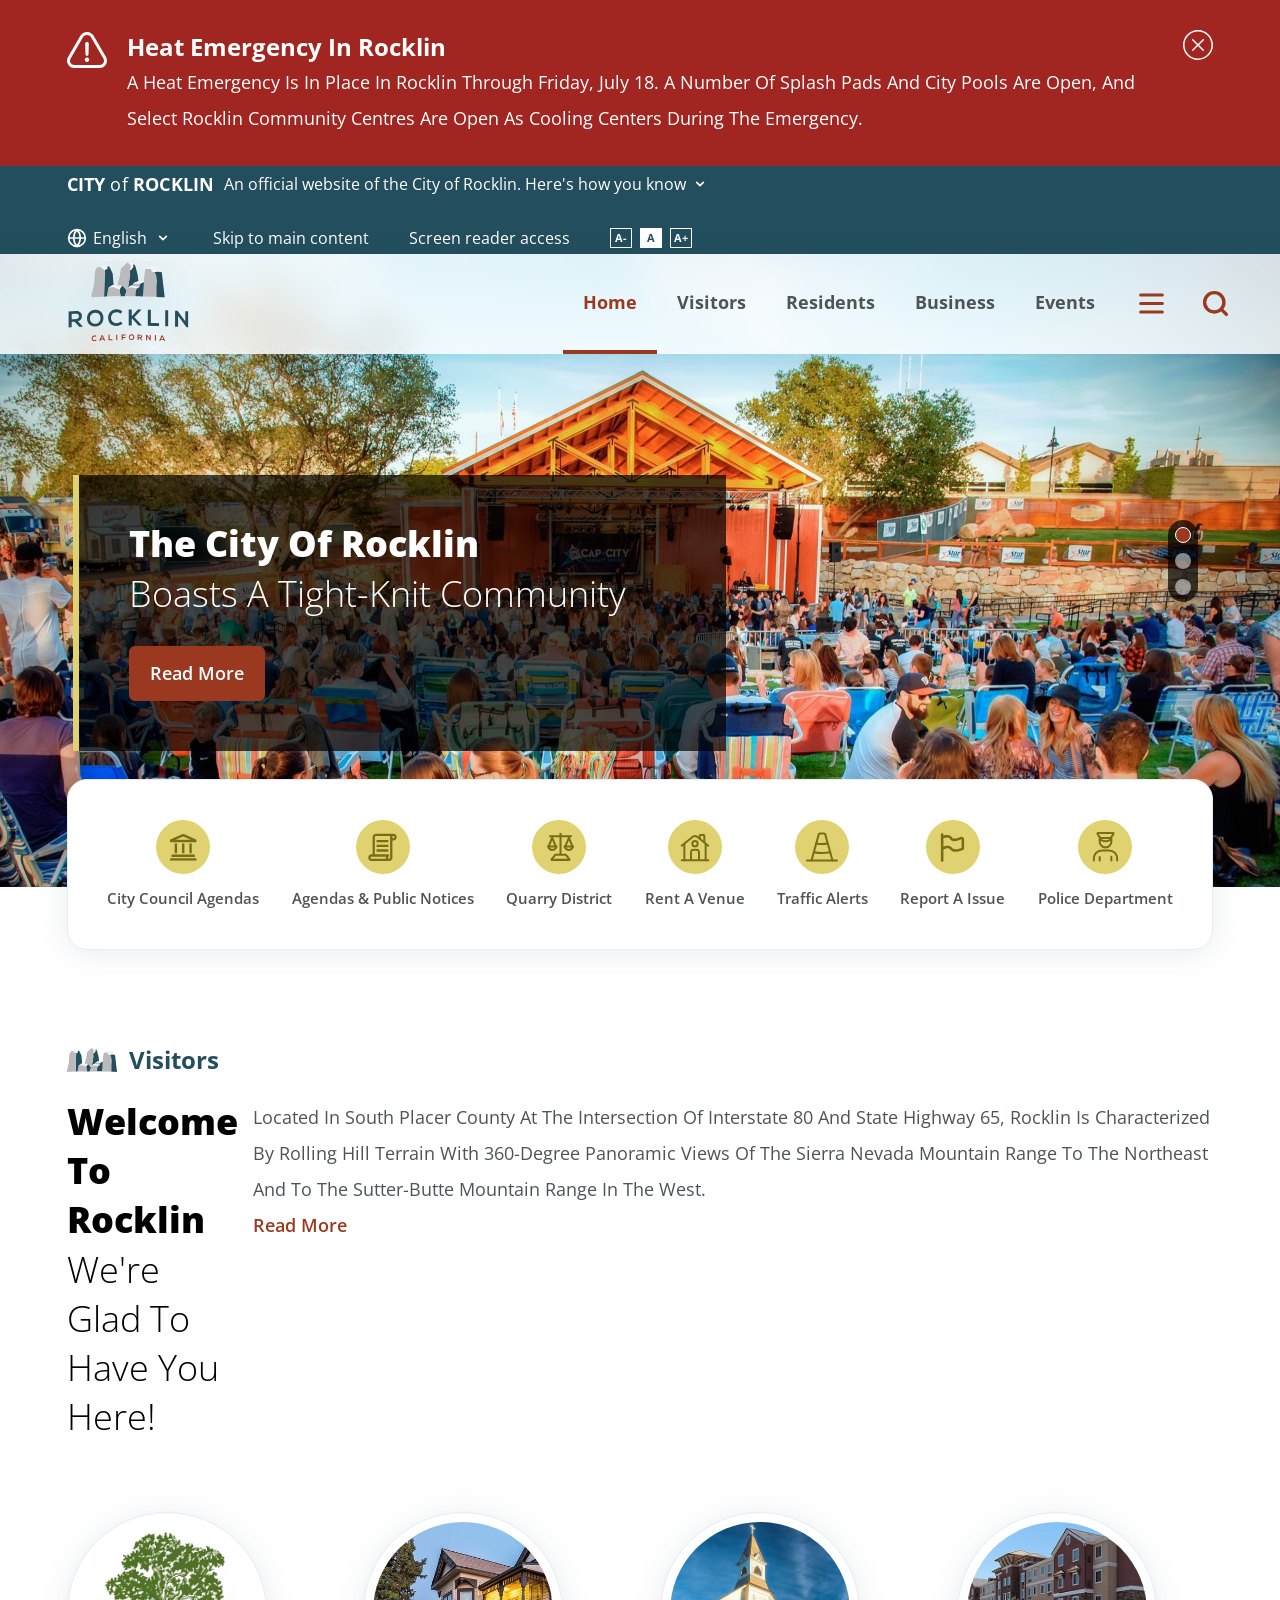
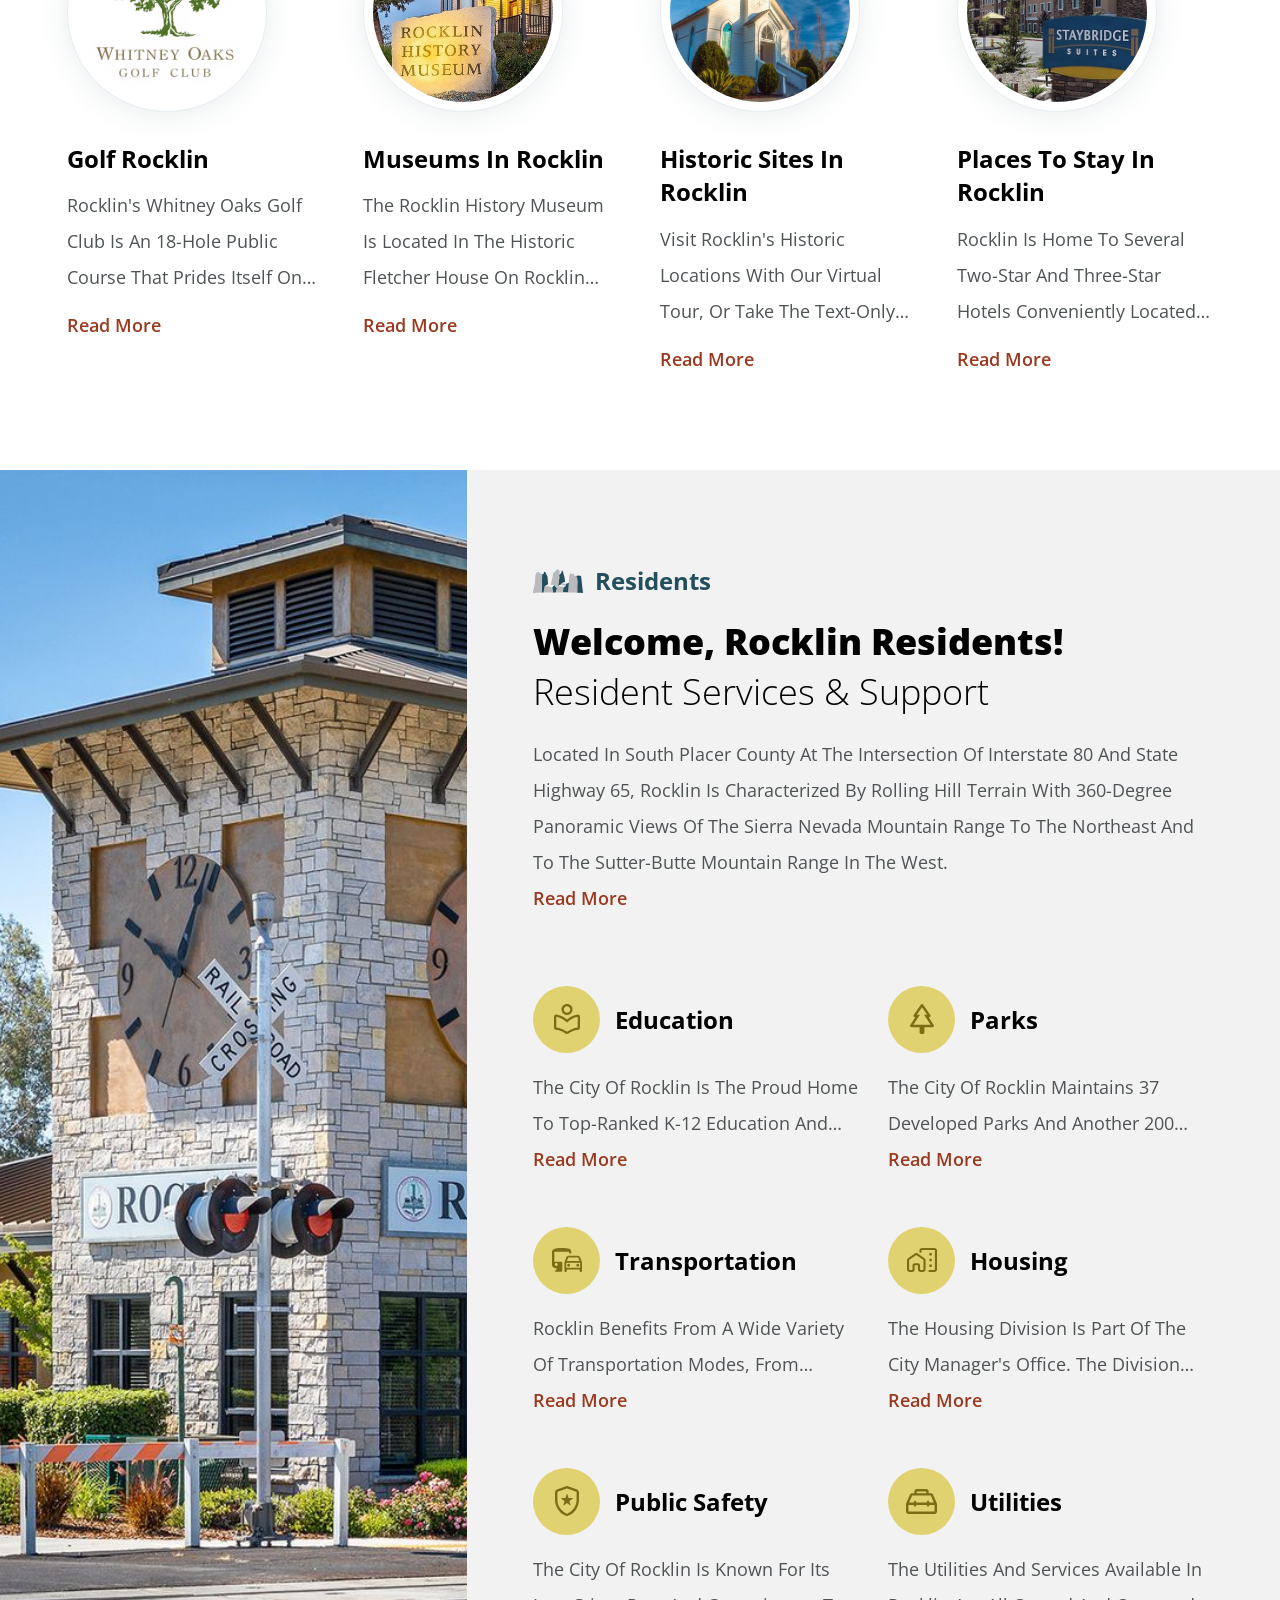
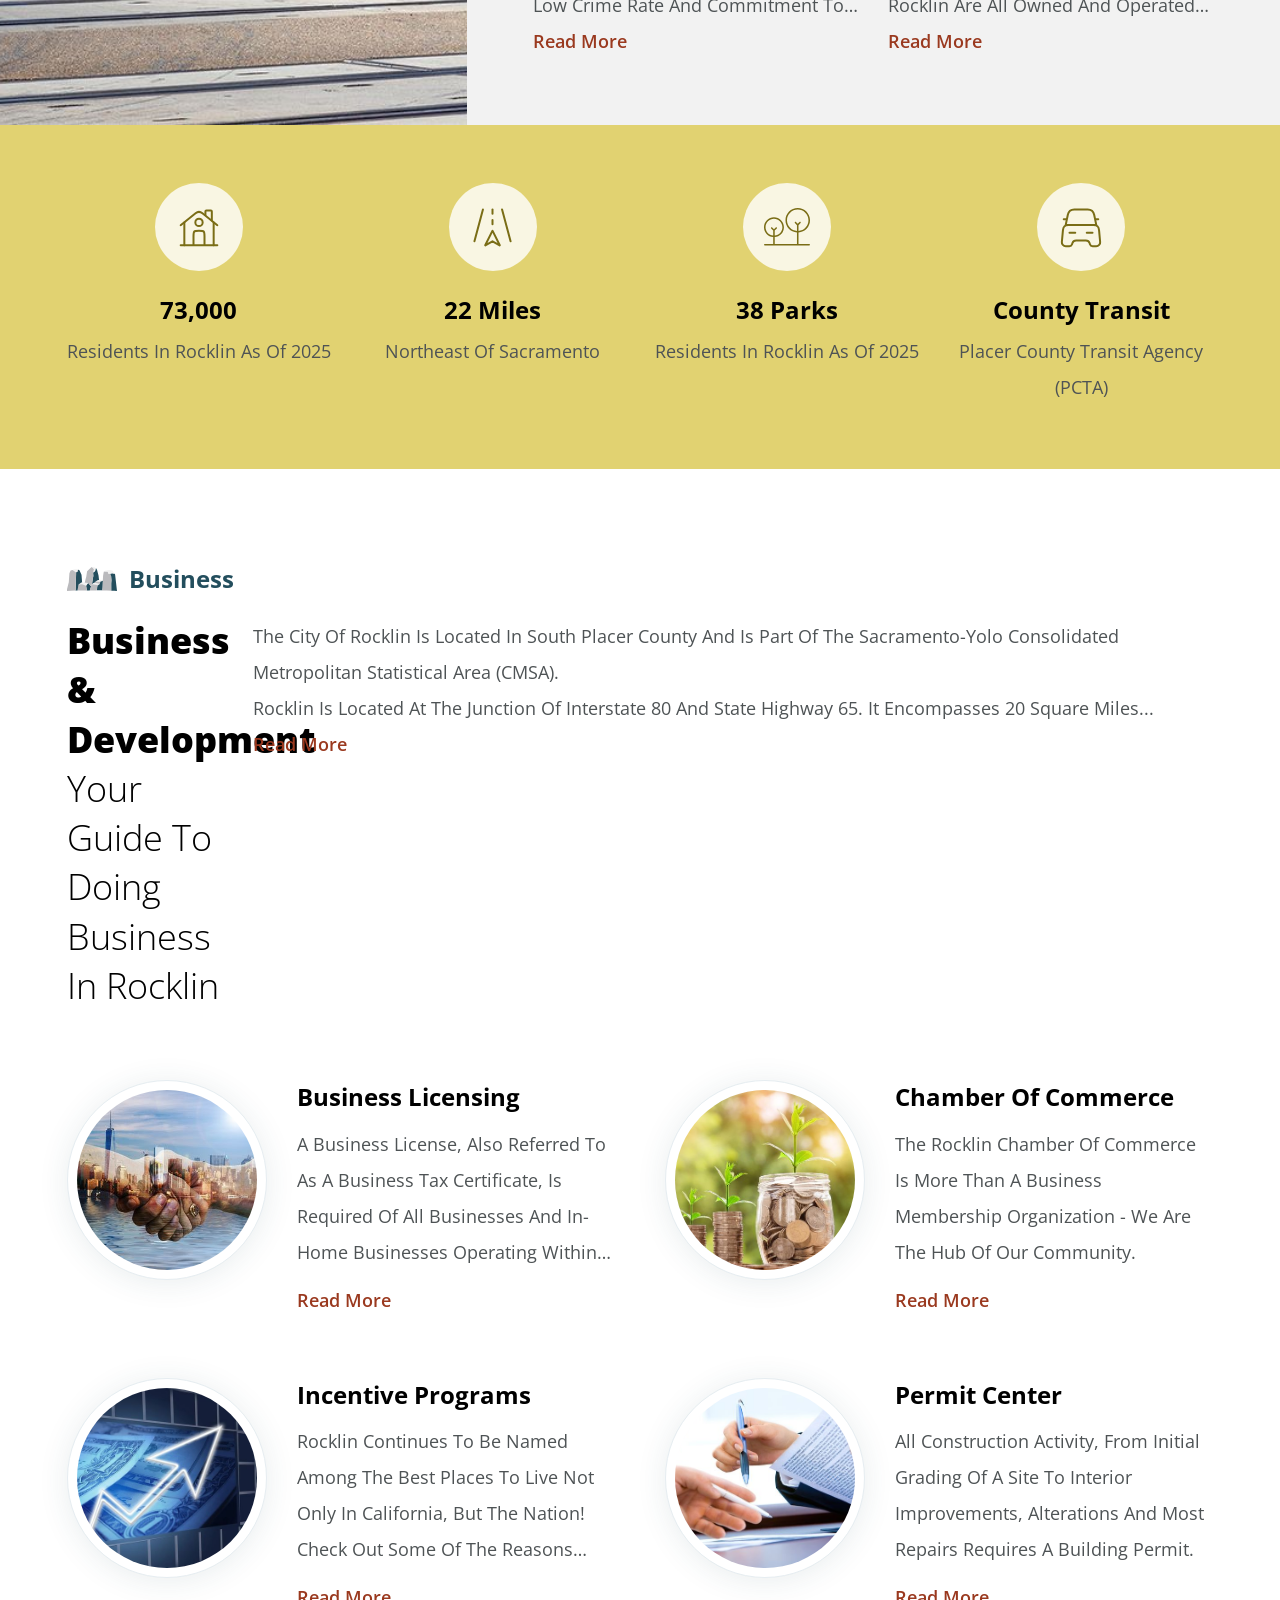
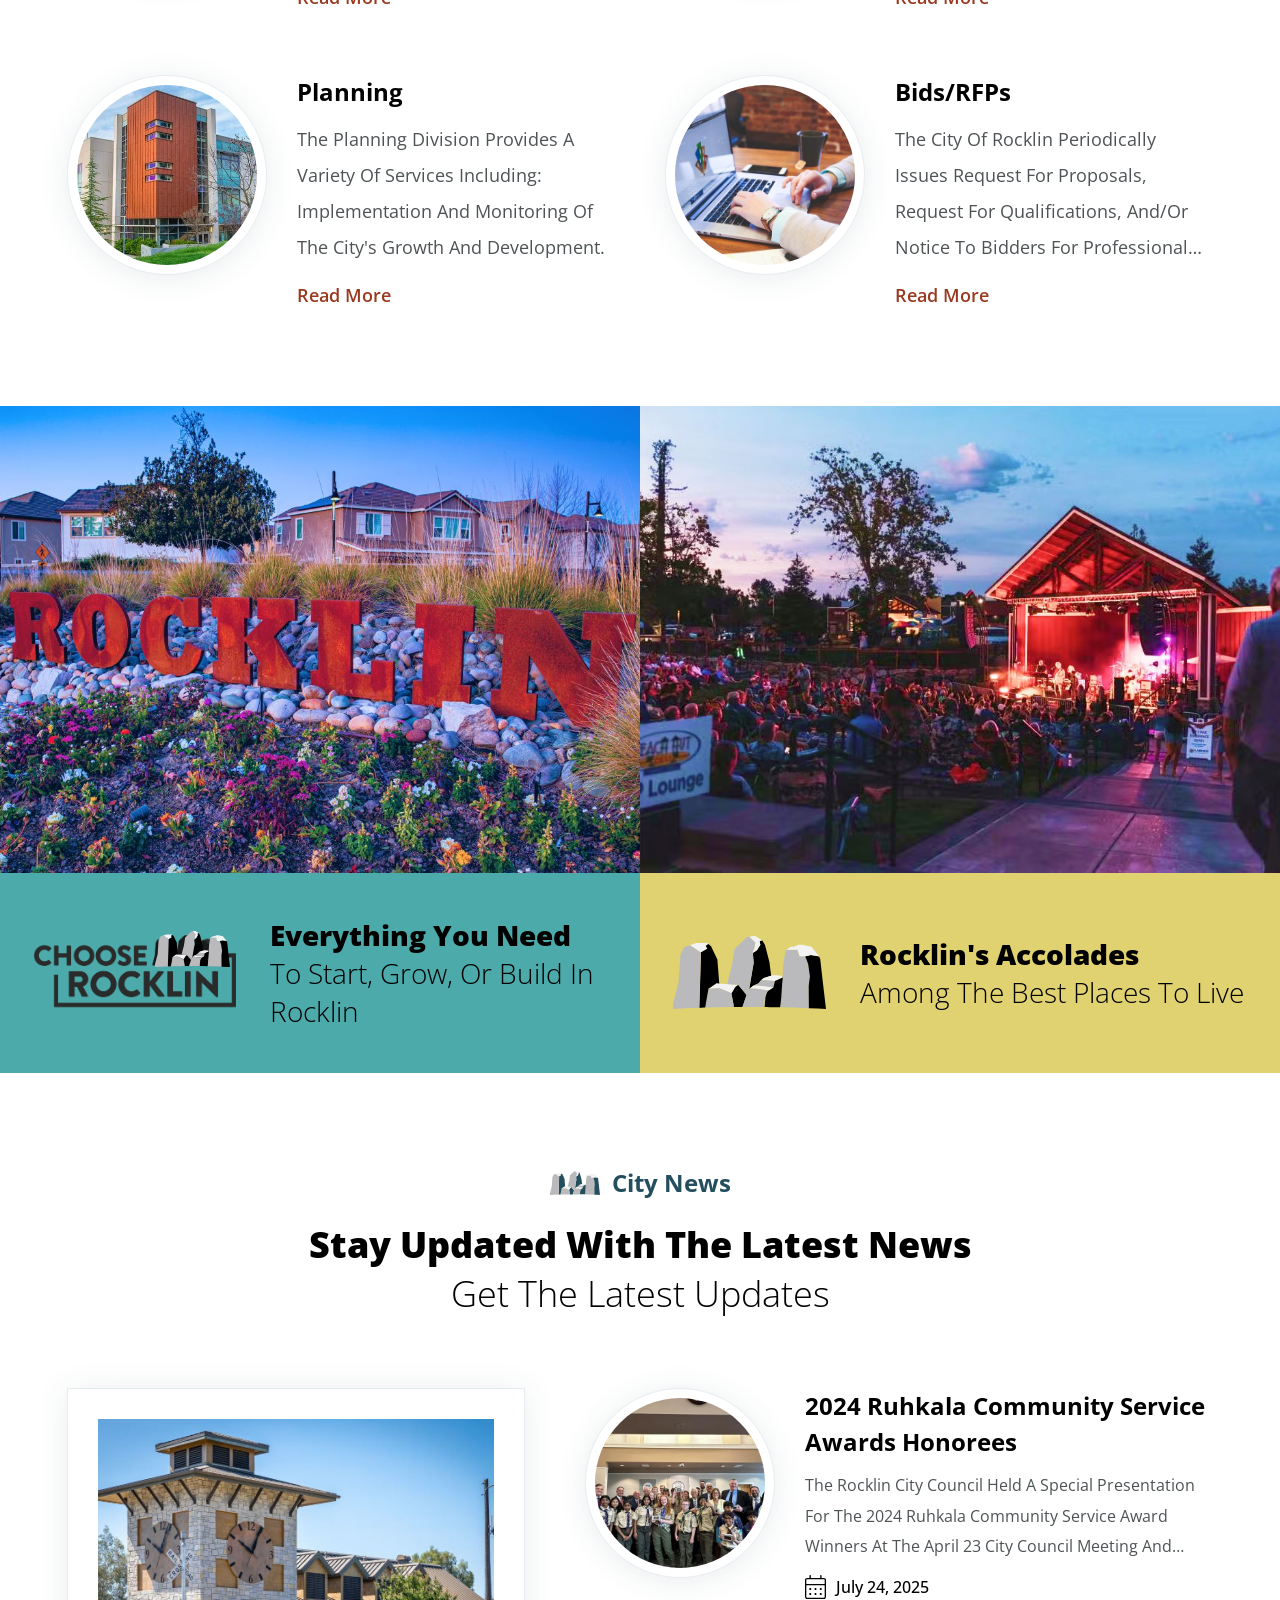
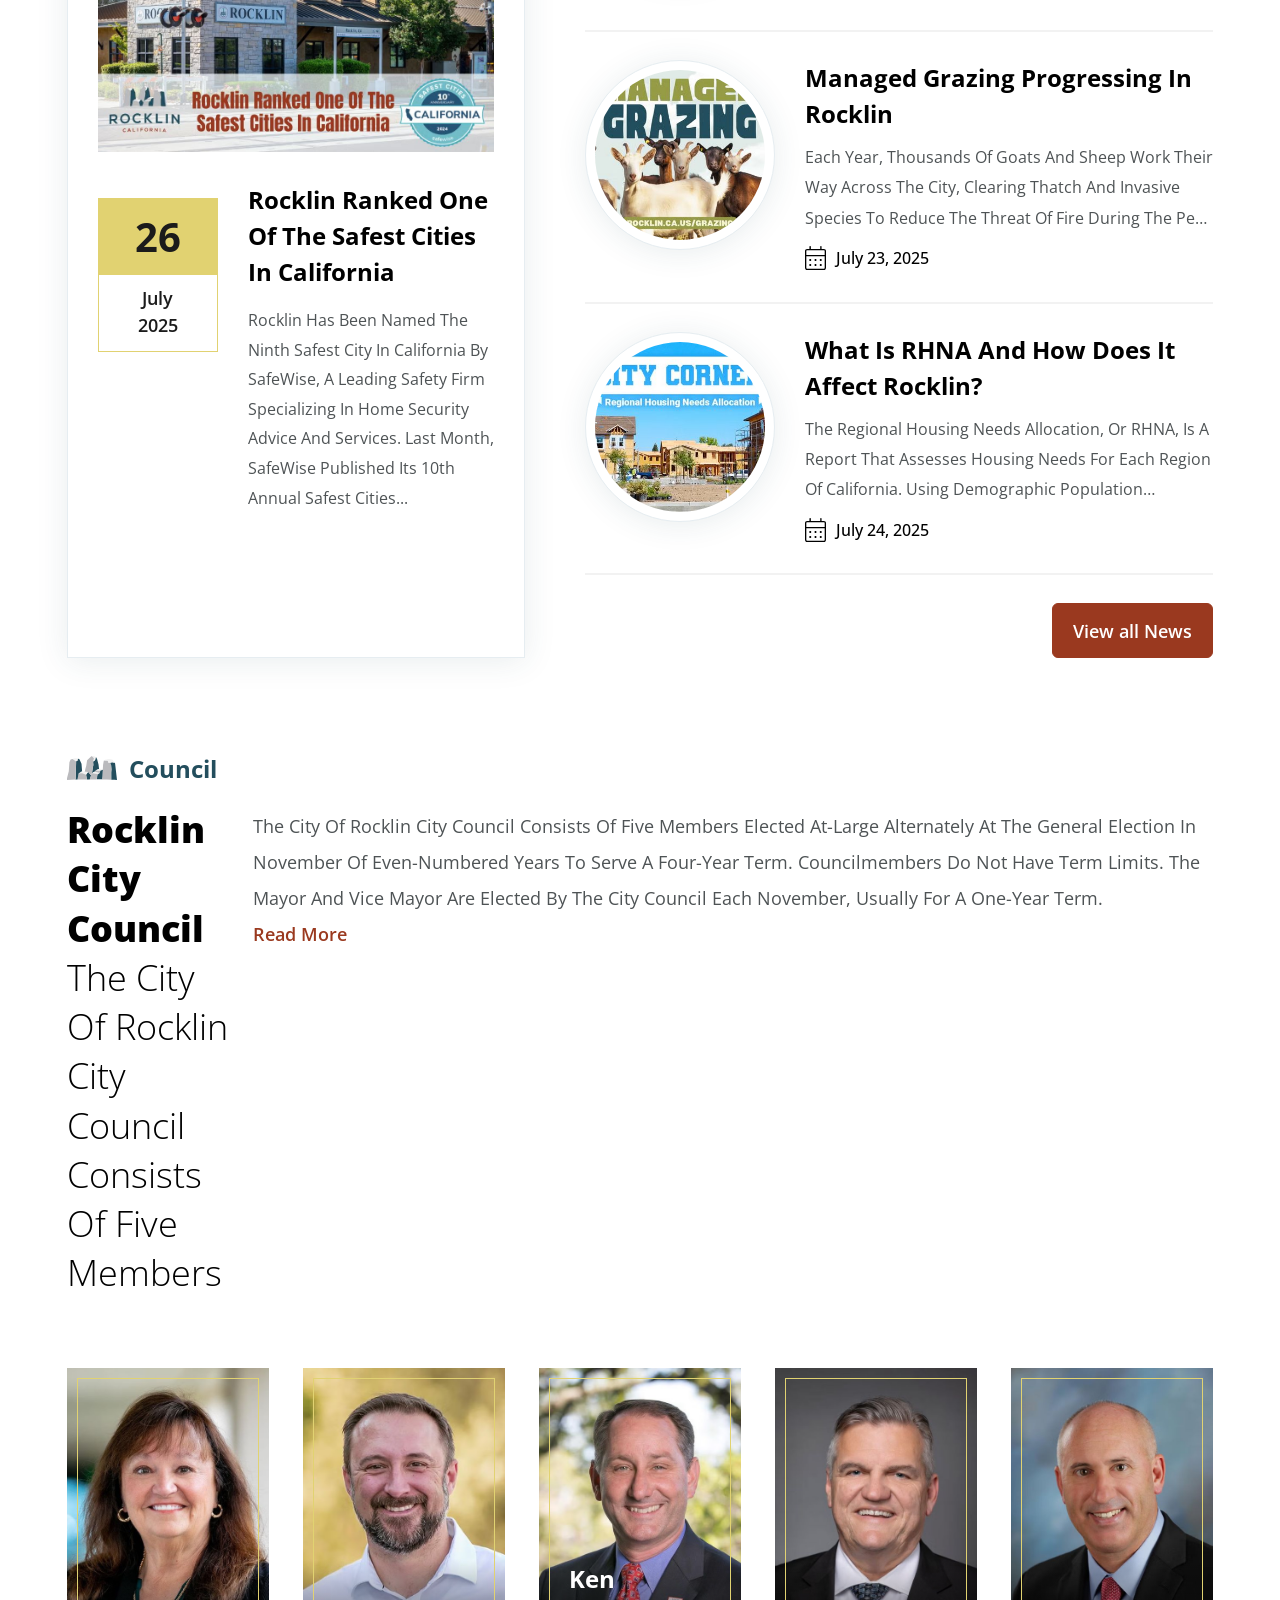
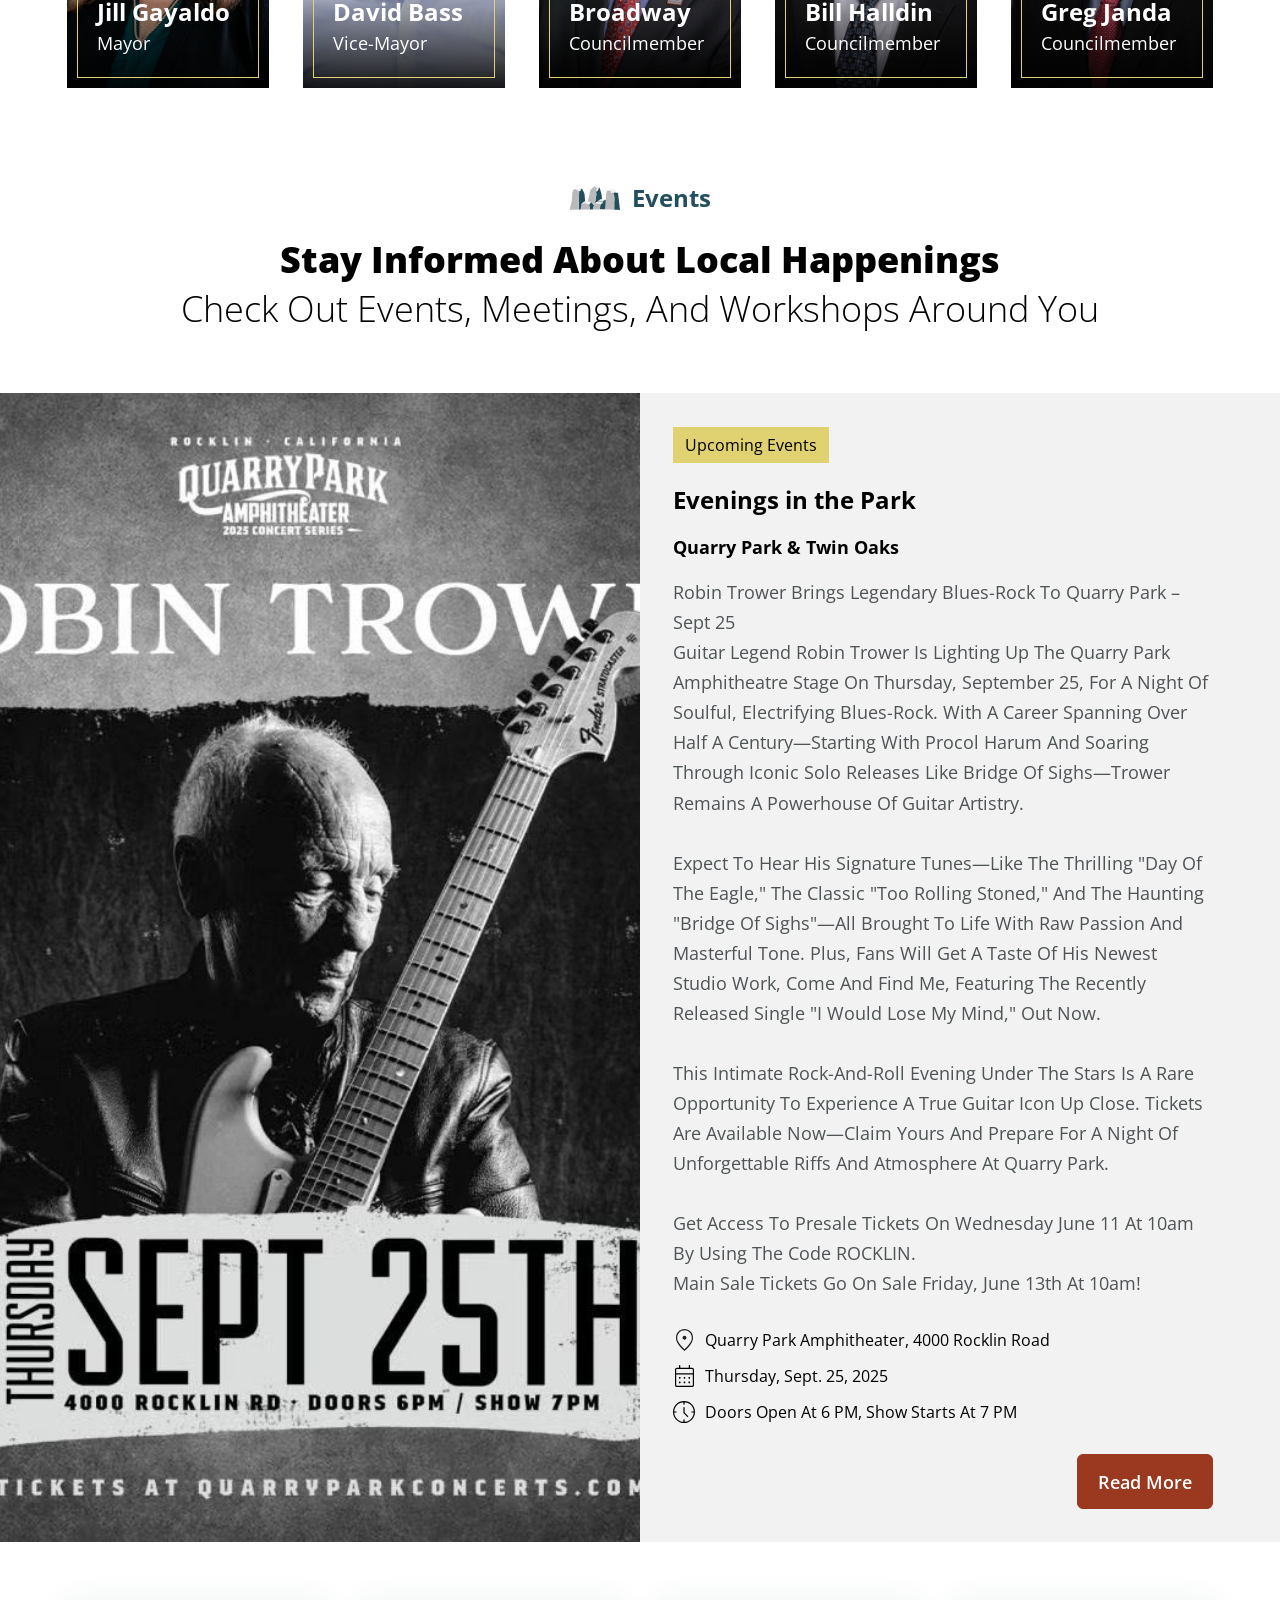
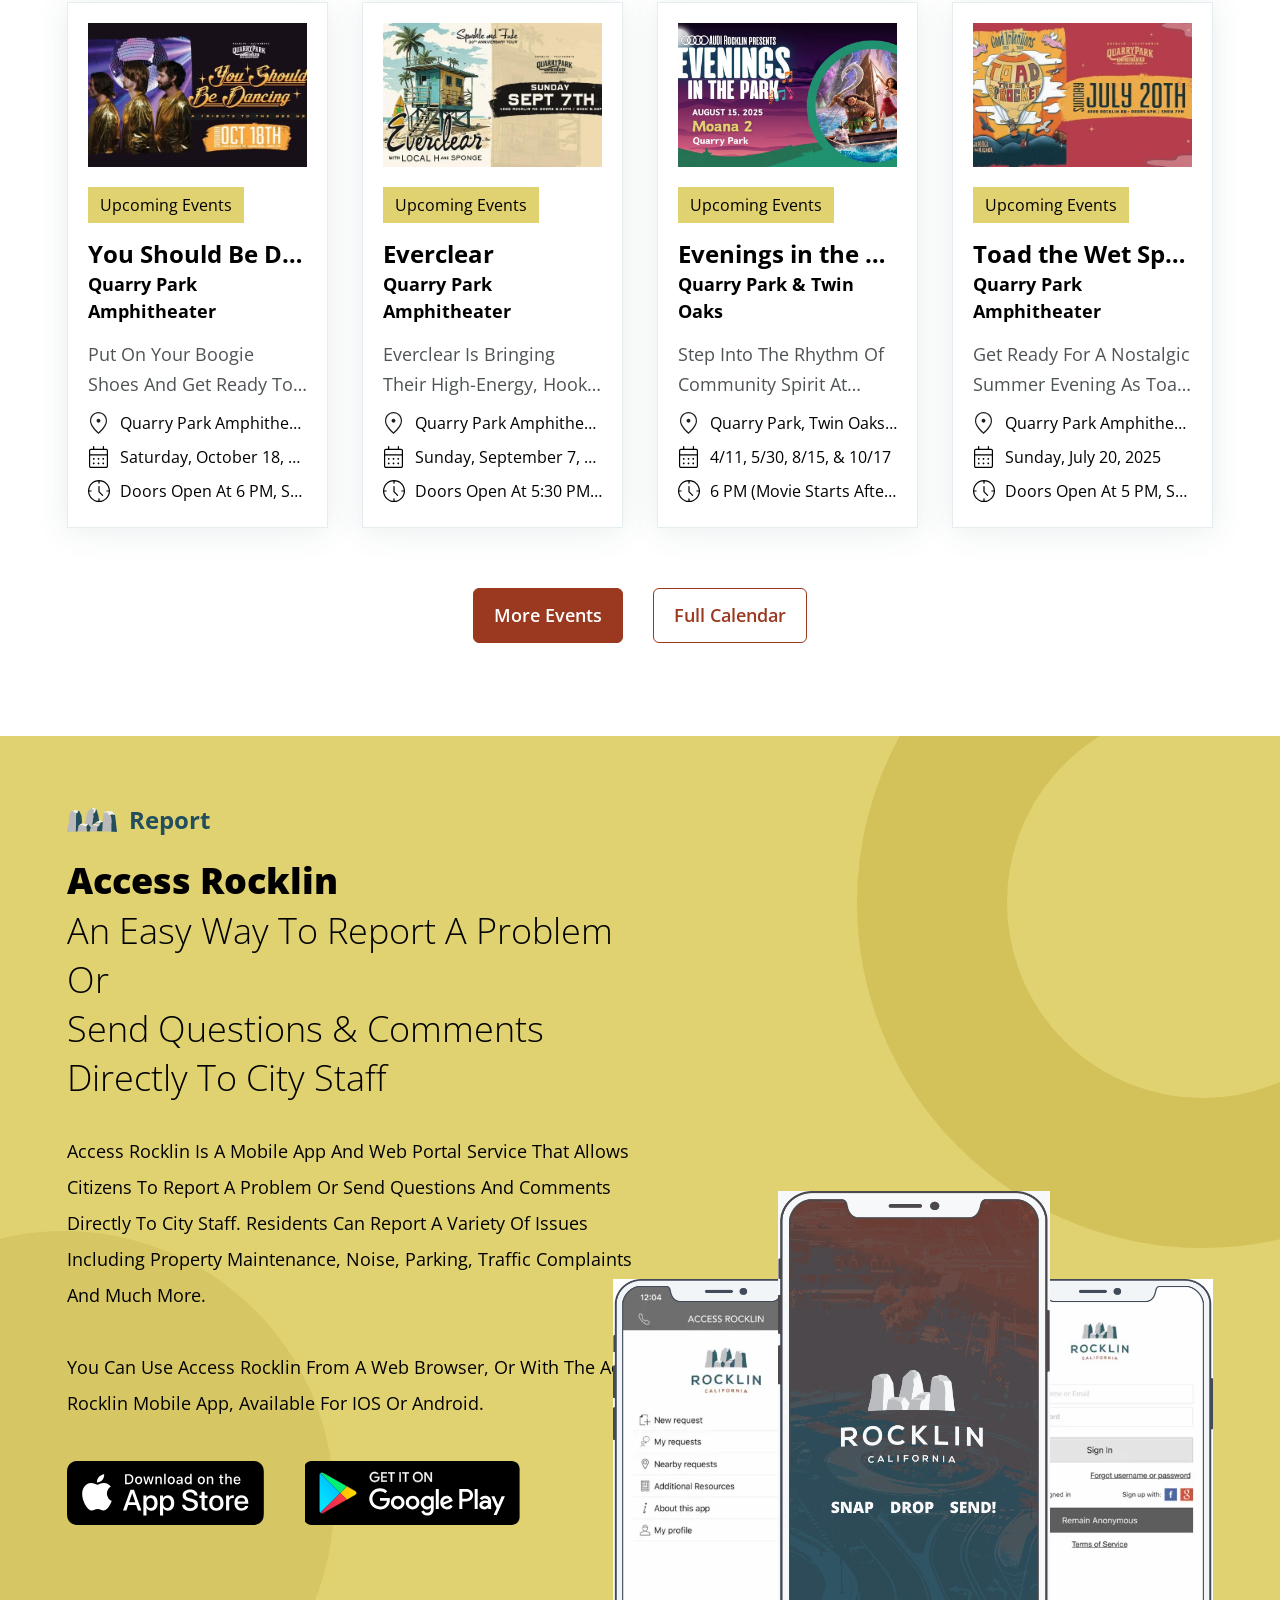
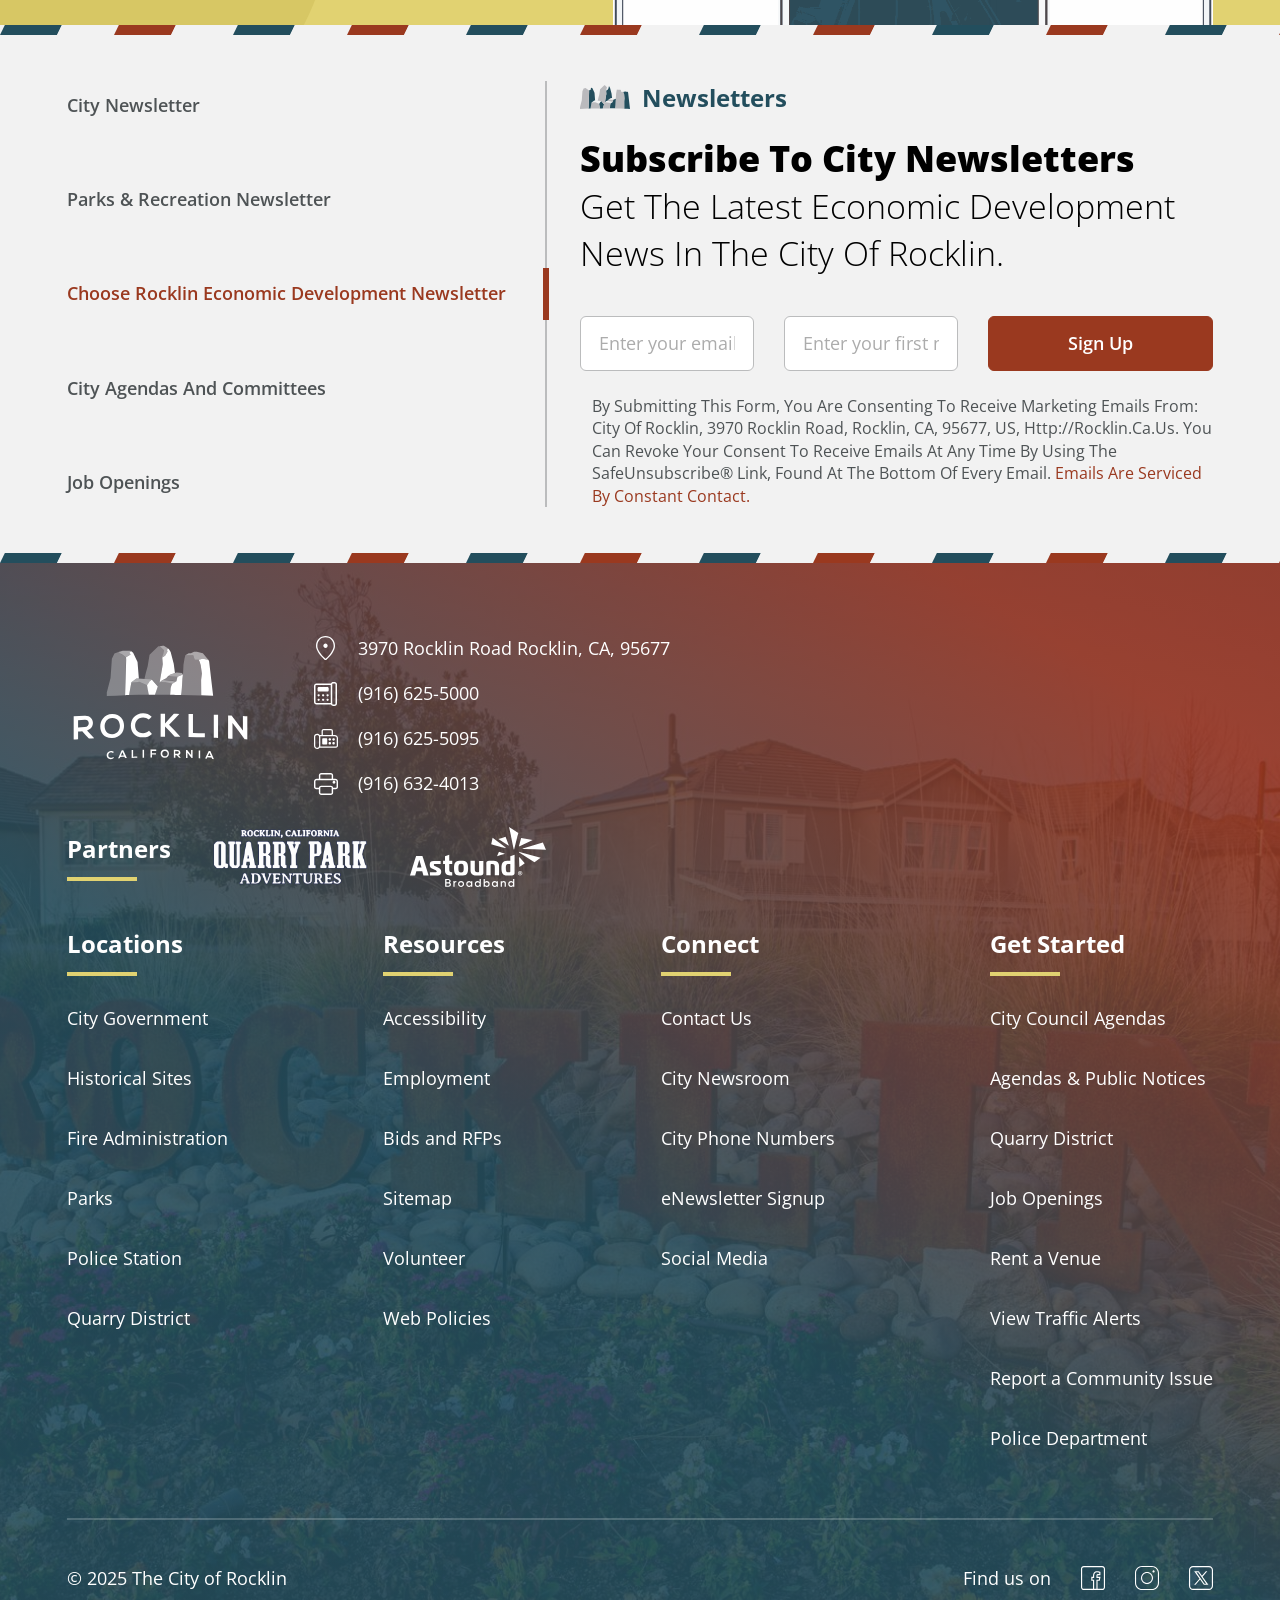
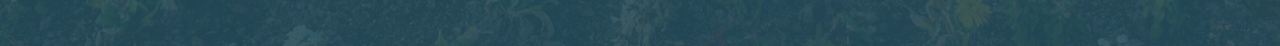
<file: index.html>
<!doctype html>
<html lang="en">
<head>
<meta charset="utf-8">
<meta name="viewport" content="width=device-width, initial-scale=1">
<title>City of Rocklin | Official Website</title>
<meta name="description" content="The official website of the City of Rocklin, California — services for visitors, residents and businesses, city news, council and events.">
<link rel="icon" href="assets/logo.svg" type="image/svg+xml">
<link rel="preconnect" href="https://fonts.googleapis.com">
<link rel="preconnect" href="https://fonts.gstatic.com" crossorigin>
<link href="https://fonts.googleapis.com/css2?family=Open+Sans:wght@300;400;500;600;700;800&display=swap" rel="stylesheet">
<link rel="stylesheet" href="css/styles.css">
</head>
<body>
<a class="skip" href="#main">Skip to main content</a>

<section class="alert" id="alert" aria-label="Emergency alert">
  <div class="wrap">
    <img class="alert__icon" src="assets/icon-alert.svg" alt="">
    <div>
      <h2>Heat Emergency in Rocklin</h2>
      <p>A heat emergency is in place in Rocklin through Friday, July 18. A number of splash pads and City pools are open, and select Rocklin community centres are open as cooling centers during the emergency.</p>
    </div>
    <button class="alert__close" type="button" aria-label="Dismiss alert"><img src="assets/icon-close.svg" alt=""></button>
  </div>
</section>

<div class="topbar">
  <div class="wrap">
    <div class="topbar__brand">
      <b>CITY <span style="font-weight:400">of</span> ROCKLIN</b>
      <span class="official">An official website of the City of Rocklin. Here's how you know <img src="assets/icon-chevron-down.svg" alt=""></span>
    </div>
    <div class="topbar__tools">
      <button class="lang" type="button"><img src="assets/icon-globe.svg" alt=""> English <img src="assets/icon-chevron-down.svg" alt=""></button>
      <a class="hide-sm" href="#main">Skip to main content</a>
      <a class="hide-sm" href="#">Screen reader access</a>
      <div class="fs" role="group" aria-label="Text size">
        <button type="button" data-fs="sm" aria-pressed="false" aria-label="Smaller text">A-</button>
        <button type="button" data-fs="md" aria-pressed="true" aria-label="Default text size">A</button>
        <button type="button" data-fs="lg" aria-pressed="false" aria-label="Larger text">A+</button>
      </div>
    </div>
  </div>
</div>

<header class="site-header">
  <div class="bar">
    <a class="logo" href="index.html" aria-label="City of Rocklin home"><img src="assets/logo.svg" alt="Rocklin, California"></a>
    <nav class="nav" aria-label="Main">
      <a href="index.html" aria-current="page">Home</a>
      <a href="index.html#visitors">Visitors</a>
      <a href="index.html#residents">Residents</a>
      <a href="index.html#business">Business</a>
      <a href="events.html">Events</a>
    </nav>
    <button class="icon-btn" id="menuBtn" type="button" aria-expanded="false" aria-controls="drawer" aria-label="Open menu"><img src="assets/icon-menu.svg" alt=""></button>
    <button class="icon-btn" id="searchBtn" type="button" aria-expanded="false" aria-controls="searchPanel" aria-label="Search"><img src="assets/icon-search.svg" alt=""></button>
  </div>
  <div class="search-panel" id="searchPanel" hidden>
    <form role="search" onsubmit="return false">
      <label class="sr-only" for="q">Search the site</label>
      <input class="input" id="q" type="search" placeholder="Search the City of Rocklin website">
      <button class="btn" type="submit">Search</button>
    </form>
  </div>
</header>

<div class="drawer-overlay" id="drawerOverlay" hidden></div>
<aside class="drawer" id="drawer" aria-label="Site menu" aria-hidden="true" tabindex="-1">
  <div class="drawer__head">
    <a href="index.html" class="drawer__logo"><img src="assets/logo.svg" alt="Rocklin, California" width="96"></a>
    <button class="drawer__close" id="drawerClose" type="button" aria-label="Close menu">
      <svg viewBox="0 0 24 24" width="26" height="26" fill="none" stroke="currentColor" stroke-width="1.8" stroke-linecap="round"><path d="M6 6l12 12M18 6 6 18"/></svg>
    </button>
  </div>
  <nav class="drawer__nav" aria-label="Main">
    <a href="index.html" aria-current="page">Home</a>
    <a href="index.html#visitors">Visitors</a>
    <a href="index.html#residents">Residents</a>
    <a href="index.html#business">Business</a>
    <a href="events.html">Events</a>
  </nav>
  <p class="drawer__label">Get Started</p>
  <ul class="drawer__quick">
    <li><a href="#"><span class="dq-icon"><img src="assets/ql-agendas.svg" alt=""></span>City Council Agendas</a></li>
    <li><a href="#"><span class="dq-icon"><img src="assets/ql-quarry.svg" alt=""></span>Quarry District</a></li>
    <li><a href="#"><span class="dq-icon"><img src="assets/ql-venue.svg" alt=""></span>Rent a Venue</a></li>
    <li><a href="#"><span class="dq-icon"><img src="assets/ql-traffic.svg" alt=""></span>Traffic Alerts</a></li>
    <li><a href="#"><span class="dq-icon"><img src="assets/ql-report.svg" alt=""></span>Report an Issue</a></li>
    <li><a href="#"><span class="dq-icon"><img src="assets/ql-police.svg" alt=""></span>Police Department</a></li>
  </ul>
  <div class="drawer__contact">
    <p class="drawer__label">Contact</p>
    <p>3970 Rocklin Road<br>Rocklin, CA 95677</p>
    <p><a href="tel:+19166255000">(916) 625-5000</a></p>
  </div>
</aside>
<main id="main">

<section class="hero" id="hero" aria-roledescription="carousel" aria-label="Welcome to Rocklin">
  <div class="slide is-active" role="group" aria-roledescription="slide" aria-label="1 of 3">
    <img src="assets/hero.jpg" alt="Crowd enjoying a summer concert at the Quarry Park Amphitheater" fetchpriority="high">
    <div class="hero__box">
      <h1><strong>The City of Rocklin</strong><span>boasts a tight-knit community</span></h1>
      <a class="btn" href="#visitors">Read More</a>
    </div>
  </div>
  <div class="slide" role="group" aria-roledescription="slide" aria-label="2 of 3" aria-hidden="true">
    <img src="assets/hero-2.jpg" alt="Historic white church with a steeple under a blue sky in Rocklin" loading="lazy">
    <div class="hero__box">
      <h2><strong>Rooted in history</strong><span>discover Rocklin's historic sites</span></h2>
      <a class="btn" href="#visitors" tabindex="-1">Explore Sites</a>
    </div>
  </div>
  <div class="slide" role="group" aria-roledescription="slide" aria-label="3 of 3" aria-hidden="true">
    <img src="assets/hero-3.jpg" alt="Rocklin clock tower beside the railroad crossing" loading="lazy">
    <div class="hero__box">
      <h2><strong>A great place to live</strong><span>services &amp; support for residents</span></h2>
      <a class="btn" href="#residents" tabindex="-1">Resident Services</a>
    </div>
  </div>
  <div class="dots" role="group" aria-label="Choose slide">
    <button type="button" aria-label="Show slide 1" aria-current="true"></button>
    <button type="button" aria-label="Show slide 2"></button>
    <button type="button" aria-label="Show slide 3"></button>
  </div>
</section>

<div class="wrap">
  <nav class="quick" aria-label="Quick links">
    <a href="#"><span class="circle-icon"><img class="stack" src="assets/ql-council-a.svg" alt=""><img class="stack" src="assets/ql-council-b.svg" alt=""></span>City Council Agendas</a>
    <a href="#"><span class="circle-icon"><img src="assets/ql-agendas.svg" alt=""></span>Agendas &amp; Public Notices</a>
    <a href="#"><span class="circle-icon"><img src="assets/ql-quarry.svg" alt=""></span>Quarry District</a>
    <a href="#"><span class="circle-icon"><img src="assets/ql-venue.svg" alt=""></span>Rent a Venue</a>
    <a href="#"><span class="circle-icon"><img src="assets/ql-traffic.svg" alt=""></span>Traffic Alerts</a>
    <a href="#"><span class="circle-icon"><img src="assets/ql-report.svg" alt=""></span>Report a Issue</a>
    <a href="#"><span class="circle-icon"><img src="assets/ql-police.svg" alt=""></span>Police Department</a>
  </nav>
</div>

<!-- Visitors -->
<section class="section" id="visitors" aria-labelledby="v-title">
  <div class="wrap">
    <div class="sec-head">
      <div>
        <p class="eyebrow"><img src="assets/eyebrow-skyline.svg" alt="">Visitors</p>
        <h2 class="title" id="v-title"><strong>Welcome to Rocklin</strong><span>we're glad to have you here!</span></h2>
      </div>
      <div class="intro">
        <p class="body-text">Located in South Placer County at the intersection of Interstate 80 and State Highway 65, Rocklin is characterized by rolling hill terrain with 360-degree panoramic views of the Sierra Nevada mountain range to the northeast and to the Sutter-Butte mountain range in the West.</p>
        <a class="more" href="#">Read More</a>
      </div>
    </div>
    <div class="cards4">
      <article class="v-card">
        <div class="photo-circle"><span><img src="assets/welcome-golf.png" alt="Whitney Oaks Golf Club logo" loading="lazy" style="position:absolute;width:180%;height:180%;max-width:none;left:-41%;top:-44%;object-fit:contain"></span></div>
        <h3>Golf Rocklin</h3>
        <p class="body-text clamp3">Rocklin's Whitney Oaks Golf Club is an 18-hole public course that prides itself on providing world-class service and features stunning views across the rolling foothills.</p>
        <a class="more" href="#">Read More</a>
      </article>
      <article class="v-card">
        <div class="photo-circle"><span><img src="assets/welcome-museum.jpg" alt="Rocklin History Museum sign" loading="lazy" style="object-position:0% 50%"></span></div>
        <h3>Museums in Rocklin</h3>
        <p class="body-text clamp3">The Rocklin History Museum is located in the historic Fletcher House on Rocklin Road. Come explore a fascinating collection of local history.</p>
        <a class="more" href="#">Read More</a>
      </article>
      <article class="v-card">
        <div class="photo-circle"><span><img src="assets/welcome-historic.jpg" alt="Historic white church with steeple" loading="lazy" style="object-position:56% 50%"></span></div>
        <h3>Historic Sites in Rocklin</h3>
        <p class="body-text clamp3">Visit Rocklin's historic locations with our virtual tour, or take the text-only tour below, courtesy the Rocklin Historical Society.</p>
        <a class="more" href="#">Read More</a>
      </article>
      <article class="v-card">
        <div class="photo-circle"><span><img src="assets/welcome-stay.jpg" alt="Staybridge Suites hotel" loading="lazy" style="object-position:0% 50%"></span></div>
        <h3>Places to Stay in Rocklin</h3>
        <p class="body-text clamp3">Rocklin is home to several two-star and three-star hotels conveniently located off of either Interstate 80 or Highway 65.</p>
        <a class="more" href="#">Read More</a>
      </article>
    </div>
  </div>
</section>

<!-- Residents -->
<section class="residents" id="residents" aria-labelledby="r-title">
  <div class="residents__img"><img src="assets/residents-tower.jpg" alt="Rocklin clock tower at the railroad crossing" loading="lazy"></div>
  <div class="residents__body">
    <p class="eyebrow"><img src="assets/eyebrow-skyline.svg" alt="">Residents</p>
    <h2 class="title" id="r-title"><strong>Welcome, Rocklin Residents!</strong><span>Resident Services &amp; Support</span></h2>
    <p class="body-text intro">Located in South Placer County at the intersection of Interstate 80 and State Highway 65, Rocklin is characterized by rolling hill terrain with 360-degree panoramic views of the Sierra Nevada mountain range to the northeast and to the Sutter-Butte mountain range in the West.</p>
    <a class="more" href="#">Read More</a>
    <div class="res-grid">
      <article class="res-item"><header><span class="circle-icon"><img src="assets/res-education.svg" alt=""></span><h3>Education</h3></header><p class="body-text clamp2">The City of Rocklin is the proud home to top-ranked K-12 education and two respected colleges.</p><a class="more" href="#">Read More</a></article>
      <article class="res-item"><header><span class="circle-icon"><img src="assets/res-parks.svg" alt=""></span><h3>Parks</h3></header><p class="body-text clamp2">The City of Rocklin maintains 37 developed parks and another 200 acres of open space.</p><a class="more" href="#">Read More</a></article>
      <article class="res-item"><header><span class="circle-icon"><img src="assets/res-transport.svg" alt=""></span><h3>Transportation</h3></header><p class="body-text clamp2">Rocklin benefits from a wide variety of transportation modes, from freeways and rail to local transit.</p><a class="more" href="#">Read More</a></article>
      <article class="res-item"><header><span class="circle-icon"><img src="assets/res-housing.svg" alt=""></span><h3>Housing</h3></header><p class="body-text clamp2">The Housing Division is part of the City Manager's Office. The division supports affordable housing programs.</p><a class="more" href="#">Read More</a></article>
      <article class="res-item"><header><span class="circle-icon"><img src="assets/res-safety.svg" alt=""></span><h3>Public Safety</h3></header><p class="body-text clamp2">The City of Rocklin is known for its low crime rate and commitment to community policing.</p><a class="more" href="#">Read More</a></article>
      <article class="res-item"><header><span class="circle-icon"><img src="assets/res-utilities.svg" alt=""></span><h3>Utilities</h3></header><p class="body-text clamp2">The utilities and services available in Rocklin are all owned and operated by local providers.</p><a class="more" href="#">Read More</a></article>
    </div>
  </div>
</section>

<!-- Stats -->
<section class="stats" aria-label="Rocklin at a glance">
  <ul class="wrap">
    <li><span class="ring"><img src="assets/stat-home.svg" alt=""></span><strong>73,000</strong><span>Residents in Rocklin as of 2025</span></li>
    <li><span class="ring"><img src="assets/stat-road.svg" alt=""></span><strong>22 Miles</strong><span>Northeast of Sacramento</span></li>
    <li><span class="ring"><img src="assets/stat-park.svg" alt=""></span><strong>38 Parks</strong><span>Residents in Rocklin as of 2025</span></li>
    <li><span class="ring"><img src="assets/stat-car.svg" alt=""></span><strong>County Transit</strong><span>Placer County Transit Agency (PCTA)</span></li>
  </ul>
</section>

<!-- Business -->
<section class="section" id="business" aria-labelledby="b-title">
  <div class="wrap">
    <div class="sec-head">
      <div>
        <p class="eyebrow"><img src="assets/eyebrow-skyline.svg" alt="">Business</p>
        <h2 class="title" id="b-title"><strong>Business &amp; Development</strong><span>Your guide to doing business in Rocklin</span></h2>
      </div>
      <div class="intro">
        <p class="body-text">The City of Rocklin is located in South Placer County and is part of the Sacramento-Yolo Consolidated Metropolitan Statistical Area (CMSA).<br>Rocklin is located at the junction of Interstate 80 and State Highway 65. It encompasses 20 square miles...</p>
        <a class="more" href="#">Read More</a>
      </div>
    </div>
    <div class="cards3">
      <article class="b-card"><div class="photo-circle"><span><img src="assets/biz-licensing.jpg" alt="Business handshake" loading="lazy" style="object-position:53% 50%"></span></div><div><h3>Business Licensing</h3><p class="body-text clamp3">A business license, also referred to as a business tax certificate, is required of all businesses and in-home businesses operating within the City.</p><a class="more" href="#">Read More</a></div></article>
      <article class="b-card"><div class="photo-circle"><span><img src="assets/biz-chamber.jpg" alt="Plant growing from a jar of coins" loading="lazy" style="object-position:100% 50%"></span></div><div><h3>Chamber of Commerce</h3><p class="body-text clamp3">The Rocklin Chamber of Commerce is more than a business membership organization - we are the hub of our community.</p><a class="more" href="#">Read More</a></div></article>
      <article class="b-card"><div class="photo-circle"><span><img src="assets/biz-incentive.jpg" alt="Rising financial chart" loading="lazy" style="object-position:100% 50%"></span></div><div><h3>Incentive Programs</h3><p class="body-text clamp3">Rocklin continues to be named among the best places to live not only in California, but the nation! Check out some of the reasons why.</p><a class="more" href="#">Read More</a></div></article>
      <article class="b-card"><div class="photo-circle"><span><img src="assets/biz-permit.jpg" alt="Signing a building permit" loading="lazy" style="object-position:64% 50%"></span></div><div><h3>Permit Center</h3><p class="body-text clamp3">All construction activity, from initial grading of a site to interior improvements, alterations and most repairs requires a building permit.</p><a class="more" href="#">Read More</a></div></article>
      <article class="b-card"><div class="photo-circle"><span><img src="assets/biz-planning.jpg" alt="Modern civic building" loading="lazy" style="object-position:38% 50%"></span></div><div><h3>Planning</h3><p class="body-text clamp3">The Planning Division provides a variety of services including: implementation and monitoring of the City's growth and development.</p><a class="more" href="#">Read More</a></div></article>
      <article class="b-card"><div class="photo-circle"><span><img src="assets/biz-bids.jpg" alt="Working on a laptop" loading="lazy" style="object-position:50% 50%"></span></div><div><h3>Bids/RFPs</h3><p class="body-text clamp3">The City of Rocklin periodically issues request for proposals, request for qualifications, and/or notice to bidders for professional services.</p><a class="more" href="#">Read More</a></div></article>
    </div>
  </div>
</section>

<!-- Two-up band -->
<section class="duo" aria-label="Choose Rocklin and accolades">
  <a class="duo__item" href="#">
    <div class="duo__img"><img src="assets/band-rocklin-sign.jpg" alt="Large rusted ROCKLIN letters in a flower garden" loading="lazy"></div>
    <div class="duo__bar duo__bar--teal">
      <span class="choose-logo"><img src="assets/band-choose-logo.png" alt="Choose Rocklin"><img class="sky" src="assets/band-choose-skyline.svg" alt=""></span>
      <h2><strong>Everything you need</strong><span>to start, grow, or build in Rocklin</span></h2>
    </div>
  </a>
  <a class="duo__item" href="#">
    <div class="duo__img"><img src="assets/band-concert.jpg" alt="Evening concert at the Quarry Park Amphitheater" loading="lazy"></div>
    <div class="duo__bar duo__bar--gold">
      <img class="acc" src="assets/band-accolades-icon.svg" alt="">
      <h2><strong>Rocklin's Accolades</strong><span>Among the best places to live</span></h2>
    </div>
  </a>
</section>

<!-- News -->
<section class="section" aria-labelledby="n-title">
  <div class="wrap">
    <div class="sec-head--center">
      <p class="eyebrow"><img src="assets/eyebrow-skyline.svg" alt="">City News</p>
      <h2 class="title" id="n-title"><strong>Stay Updated with the Latest News</strong><span>Get the Latest Updates</span></h2>
    </div>
    <div class="news">
      <article class="news-feature">
        <div class="news-feature__img"><img src="assets/news-main.jpg" alt="Rocklin clock tower with 'Rocklin ranked one of the safest cities in California' banner" loading="lazy"></div>
        <div class="news-feature__row">
          <p class="datebadge"><b>26</b><span>July<br>2025</span></p>
          <div>
            <h3><a href="#">Rocklin Ranked One Of The Safest Cities In California</a></h3>
            <p>Rocklin has been named the ninth safest city in California by SafeWise, a leading safety firm specializing in home security advice and services. Last month, SafeWise published its 10th annual safest cities...</p>
          </div>
        </div>
      </article>
      <div>
        <ul class="news-list">
          <li>
            <div class="photo-circle"><span><img src="assets/news-awards.jpg" alt="Ruhkala award honorees" loading="lazy"></span></div>
            <div><h3><a href="#">2024 Ruhkala Community Service Awards Honorees</a></h3><p class="clamp3">The Rocklin City Council held a special presentation for the 2024 Ruhkala Community Service Award winners at the April 23 City Council meeting and honored them with an awards reception...</p><p class="meta-date"><img src="assets/icon-calendar.svg" alt="">July 24, 2025</p></div>
          </li>
          <li>
            <div class="photo-circle"><span><img src="assets/news-grazing.jpg" alt="Managed grazing goats" loading="lazy"></span></div>
            <div><h3><a href="#">Managed Grazing Progressing In Rocklin</a></h3><p class="clamp3">Each year, thousands of goats and sheep work their way across the city, clearing thatch and invasive species to reduce the threat of fire during the peak dry season. Often referred to as "managed grazing," the use of grazing animals...</p><p class="meta-date"><img src="assets/icon-calendar.svg" alt="">July 23, 2025</p></div>
          </li>
          <li>
            <div class="photo-circle"><span><img src="assets/news-rhna.jpg" alt="City Corner: Regional Housing Needs Allocation" loading="lazy"></span></div>
            <div><h3><a href="#">What is RHNA and how does it affect Rocklin?</a></h3><p class="clamp3">The Regional Housing Needs Allocation, or RHNA, is a report that assesses housing needs for each region of California. Using demographic population information, the California Department of Housing and Community Development (HCD)...</p><p class="meta-date"><img src="assets/icon-calendar.svg" alt="">July 24, 2025</p></div>
          </li>
        </ul>
        <div class="news-more"><a class="btn" href="#">View all News</a></div>
      </div>
    </div>
  </div>
</section>

<!-- Council -->
<section class="section" style="padding-top:0" aria-labelledby="c-title">
  <div class="wrap">
    <div class="sec-head">
      <div>
        <p class="eyebrow"><img src="assets/eyebrow-skyline.svg" alt="">Council</p>
        <h2 class="title" id="c-title"><strong>Rocklin City Council</strong><span>The City of Rocklin City Council<br>consists of five members</span></h2>
      </div>
      <div class="intro">
        <p class="body-text">The City of Rocklin City Council consists of five members elected at-large alternately at the general election in November of even-numbered years to serve a four-year term. Councilmembers do not have term limits. The Mayor and Vice Mayor are elected by the City Council each November, usually for a one-year term.</p>
        <a class="more" href="#">Read More</a>
      </div>
    </div>
    <div class="council">
      <article class="c-card"><img src="assets/council-gayaldo.jpg" alt="Jill Gayaldo" loading="lazy"><div><h3>Jill Gayaldo</h3><p>Mayor</p></div></article>
      <article class="c-card"><img src="assets/council-bass.jpg" alt="David Bass" loading="lazy"><div><h3>David Bass</h3><p>Vice-Mayor</p></div></article>
      <article class="c-card"><img src="assets/council-broadway.jpg" alt="Ken Broadway" loading="lazy"><div><h3>Ken Broadway</h3><p>Councilmember</p></div></article>
      <article class="c-card"><img src="assets/council-halldin.jpg" alt="Bill Halldin" loading="lazy"><div><h3>Bill Halldin</h3><p>Councilmember</p></div></article>
      <article class="c-card"><img src="assets/council-janda.jpg" alt="Greg Janda" loading="lazy"><div><h3>Greg Janda</h3><p>Councilmember</p></div></article>
    </div>
  </div>
</section>

<!-- Events -->
<section class="section" style="padding-top:0" aria-labelledby="e-title">
  <div class="wrap sec-head--center">
    <p class="eyebrow"><img src="assets/eyebrow-skyline.svg" alt="">Events</p>
    <h2 class="title" id="e-title"><strong>Stay informed about local happenings</strong><span>Check out events, meetings, and workshops around you</span></h2>
  </div>
  <article class="ev-feature">
    <div class="ev-feature__img"><img src="assets/event-trower.jpg" alt="Robin Trower concert poster, Quarry Park Amphitheater, September 25th" loading="lazy"></div>
    <div class="ev-feature__body">
      <span class="tag">Upcoming Events</span>
      <h3>Evenings in the Park</h3>
      <h4>Quarry Park &amp; Twin Oaks</h4>
      <div class="copy">
        <p>Robin Trower brings legendary blues-rock to Quarry Park – Sept 25<br>Guitar legend Robin Trower is lighting up the Quarry Park Amphitheatre stage on Thursday, September 25, for a night of soulful, electrifying blues-rock. With a career spanning over half a century—starting with Procol Harum and soaring through iconic solo releases like Bridge of Sighs—Trower remains a powerhouse of guitar artistry.</p>
        <p>Expect to hear his signature tunes—like the thrilling "Day of the Eagle," the classic "Too Rolling Stoned," and the haunting "Bridge of Sighs"—all brought to life with raw passion and masterful tone. Plus, fans will get a taste of his newest studio work, come and find me, featuring the recently released single "I Would Lose My Mind," out now.</p>
        <p>This intimate rock-and-roll evening under the stars is a rare opportunity to experience a true guitar icon up close. Tickets are available now—claim yours and prepare for a night of unforgettable riffs and atmosphere at Quarry Park.</p>
        <p>Get access to presale tickets on Wednesday June 11 at 10am by using the code ROCKLIN.<br>Main sale tickets go on sale Friday, June 13th at 10am!</p>
      </div>
      <ul class="ev-meta">
        <li><img src="assets/icon-location.svg" alt="Location">Quarry Park Amphitheater, 4000 Rocklin Road</li>
        <li><img src="assets/icon-calendar.svg" alt="Date">Thursday, Sept. 25, 2025</li>
        <li><img src="assets/icon-clock.svg" alt="Time">Doors open at 6 PM, show starts at 7 PM</li>
      </ul>
      <a class="btn" href="event-details.html">Read More</a>
    </div>
  </article>
  <div class="wrap">
    <div class="ev-cards">
      <a class="ev-card" href="event-details.html">
        <div class="ev-card__img"><img src="assets/event-dancing.jpg" alt="You Should Be Dancing poster: Saturday, Oct 18th" loading="lazy"></div>
        <span class="tag">Upcoming Events</span>
        <h3 title="You Should Be Dancing: A Tribute to the Bee Gees">You Should Be Dancing: A Tribute to the Bee Gees</h3>
        <h4>Quarry Park Amphitheater</h4>
        <p class="clamp2">Put on your boogie shoes and get ready to dance the night away! “You Should Be Dancing – A Tribute to the Bee Gees” is coming to Quarry Park Amphitheater in Rocklin on Saturday, October 18, 2025, bringing the timeless disco-era energy of one of music’s most legendary groups to life.</p>
        <ul class="ev-meta">
          <li><img src="assets/icon-location.svg" alt="Location"><span>Quarry Park Amphitheater, 4000 Rocklin Road</span></li>
          <li><img src="assets/icon-calendar.svg" alt="Date"><span>Saturday, October 18, 2025</span></li>
          <li><img src="assets/icon-clock.svg" alt="Time"><span>Doors open at 6 PM, show starts at 7 PM</span></li>
        </ul>
      </a>
      <a class="ev-card" href="event-details.html">
        <div class="ev-card__img"><img src="assets/event-everclear.jpg" alt="Everclear Sparkle and Fade 30th anniversary tour poster: Sunday, Sept 7th" loading="lazy"></div>
        <span class="tag">Upcoming Events</span>
        <h3 title="Everclear">Everclear</h3>
        <h4>Quarry Park Amphitheater</h4>
        <p class="clamp2">Everclear is bringing their high-energy, hook-filled alt-rock anthems to Quarry Park Amphitheater on September 7 for a night of pure ’90s nostalgia and powerhouse performances!</p>
        <ul class="ev-meta">
          <li><img src="assets/icon-location.svg" alt="Location"><span>Quarry Park Amphitheater, 4000 Rocklin Road</span></li>
          <li><img src="assets/icon-calendar.svg" alt="Date"><span>Sunday, September 7, 2025</span></li>
          <li><img src="assets/icon-clock.svg" alt="Time"><span>Doors open at 5:30 PM, show starts at 6:30 PM</span></li>
        </ul>
      </a>
      <a class="ev-card" href="event-details.html">
        <div class="ev-card__img"><img src="assets/event-evenings.jpg" alt="Evenings in the Park poster: Moana 2, August 15, 2025 at Quarry Park" loading="lazy"></div>
        <span class="tag">Upcoming Events</span>
        <h3 title="Evenings in the Park">Evenings in the Park</h3>
        <h4>Quarry Park &amp; Twin Oaks</h4>
        <p class="clamp2">Step into the rhythm of community spirit at Evenings in the Park – where the parks come alive with music, laughter, and boundless joy! Get ready for an unforgettable evening under the open sky, filled with the pulse of local talent, enticing aromas from food trucks, and the vibrant energy of artisan vendors showcasing their finest crafts.</p>
        <ul class="ev-meta">
          <li><img src="assets/icon-location.svg" alt="Location"><span>Quarry Park, Twin Oaks, Quarry Park &amp; Quarry Park</span></li>
          <li><img src="assets/icon-calendar.svg" alt="Date"><span>4/11, 5/30, 8/15, &amp; 10/17</span></li>
          <li><img src="assets/icon-clock.svg" alt="Time"><span>6 PM (movie starts after dusk)</span></li>
        </ul>
      </a>
      <a class="ev-card" href="event-details.html">
        <div class="ev-card__img"><img src="assets/event-toad.jpg" alt="Toad the Wet Sprocket poster: Sunday, July 20th" loading="lazy"></div>
        <span class="tag">Upcoming Events</span>
        <h3 title="Toad the Wet Sprocket &amp; Sixpence None the Richer">Toad the Wet Sprocket &amp; Sixpence None the Richer</h3>
        <h4>Quarry Park Amphitheater</h4>
        <p class="clamp2">Get ready for a nostalgic summer evening as Toad the Wet Sprocket and Sixpence None the Richer take the stage at Quarry Park Amphitheater on July 20! This is your chance to experience two legendary bands delivering the hits that defined a generation.</p>
        <ul class="ev-meta">
          <li><img src="assets/icon-location.svg" alt="Location"><span>Quarry Park Amphitheater, 4000 Rocklin Road</span></li>
          <li><img src="assets/icon-calendar.svg" alt="Date"><span>Sunday, July 20, 2025</span></li>
          <li><img src="assets/icon-clock.svg" alt="Time"><span>Doors open at 5 PM, show starts at 6 PM</span></li>
        </ul>
      </a>
    </div>
    <div class="btn-row">
      <a class="btn" href="events.html">More Events</a>
      <a class="btn btn--outline" href="events.html#calendar">Full Calendar</a>
    </div>
  </div>
</section>

<!-- Access Rocklin -->
<section class="access" aria-labelledby="a-title">
  <img class="shape-l" src="assets/report-shape-left.svg" alt="">
  <img class="shape-r" src="assets/report-shape-right.svg" alt="">
  <div class="wrap">
    <div class="access__text">
      <p class="eyebrow"><img src="assets/eyebrow-skyline.svg" alt="">Report</p>
      <h2 class="title" id="a-title"><strong>Access Rocklin</strong><span>An easy way to report a problem or<br>send questions &amp; comments directly to city staff</span></h2>
      <div class="copy body-text cap">
        <p>Access Rocklin is a mobile app and web portal service that allows citizens to report a problem or send questions and comments directly to city staff. Residents can report a variety of issues including property maintenance, noise, parking, traffic complaints and much more.</p>
        <p>You can use Access Rocklin from a web browser, or with the Access Rocklin mobile app, available for iOS or Android.</p>
      </div>
      <div class="stores">
        <a href="#" aria-label="Download on the App Store"><img src="assets/store-badges.svg" alt=""></a>
        <a href="#" aria-label="Get it on Google Play"><img src="assets/store-badges.svg" alt=""></a>
      </div>
    </div>
    <div class="phones" aria-hidden="true">
      <img class="p-l" src="assets/phone-left.png" alt="" loading="lazy">
      <img class="p-c" src="assets/phone-center.png" alt="" loading="lazy">
      <img class="p-r" src="assets/phone-right.png" alt="" loading="lazy">
    </div>
  </div>
</section>

</main>

<section class="subscribe" aria-labelledby="nl-title">
  <div class="wrap">
    <div class="nl-list" role="tablist" aria-label="Newsletters">
      <button role="tab" type="button" aria-selected="false" data-sub="Get the latest news and announcements from the City of Rocklin.">City Newsletter</button>
      <button role="tab" type="button" aria-selected="false" data-sub="Get the latest parks, programs and recreation news in Rocklin.">Parks &amp; Recreation Newsletter</button>
      <button role="tab" type="button" aria-selected="true" data-sub="Get the latest economic development news in the City of Rocklin.">Choose Rocklin Economic Development Newsletter</button>
      <button role="tab" type="button" aria-selected="false" data-sub="Get City Council and committee agendas as soon as they are posted.">City Agendas and Committees</button>
      <button role="tab" type="button" aria-selected="false" data-sub="Be the first to hear about new job openings at the City of Rocklin.">Job Openings</button>
    </div>
    <div>
      <p class="eyebrow"><img src="assets/eyebrow-skyline.svg" alt="">Newsletters</p>
      <h2 class="title" id="nl-title"><strong>Subscribe to City Newsletters</strong><span id="nl-sub">Get the latest economic development news in the City of Rocklin.</span></h2>
      <form class="nl-form" id="nlForm" novalidate>
        <label class="sr-only" for="nl-email">Email address</label>
        <input class="input" id="nl-email" type="email" placeholder="Enter your email address" required>
        <label class="sr-only" for="nl-name">First name</label>
        <input class="input" id="nl-name" type="text" placeholder="Enter your first name">
        <button class="btn" type="submit">Sign Up</button>
      </form>
      <p class="nl-msg" id="nlMsg" role="status"></p>
      <p class="consent">By submitting this form, you are consenting to receive marketing emails from: City of Rocklin, 3970 Rocklin Road, Rocklin, CA, 95677, US, http://rocklin.ca.us. You can revoke your consent to receive emails at any time by using the SafeUnsubscribe® link, found at the bottom of every email. <span>Emails are serviced by Constant Contact.</span></p>
    </div>
  </div>
</section>

<footer class="footer">
  <div class="wrap">
    <div class="footer__grid">
      <div class="footer__brand">
        <a class="footer__logo" href="index.html"><img src="assets/footer-logo.svg" alt="Rocklin, California"></a>
        <ul class="contacts">
          <li><img src="assets/icon-location-white.svg" alt="">3970 Rocklin Road Rocklin, CA, 95677</li>
          <li><img src="assets/icon-phone-white.svg" alt=""><a href="tel:+19166255000">(916) 625-5000</a></li>
          <li><img src="assets/icon-fax-white.svg" alt=""><span><span class="sr-only">Fax </span>(916) 625-5095</span></li>
          <li><img src="assets/icon-print-white.svg" alt=""><a href="tel:+19166324013">(916) 632-4013</a></li>
        </ul>
        <div class="partners">
          <p class="fhead">Partners</p>
          <img src="assets/footer-quarry.png" alt="Quarry Park Adventures" width="159">
          <img src="assets/footer-astound.svg" alt="Astound Broadband" width="136">
        </div>
      </div>
      <div class="fcol">
        <p class="fhead">Locations</p>
        <ul><li><a href="#">City Government</a></li><li><a href="#">Historical Sites</a></li><li><a href="#">Fire Administration</a></li><li><a href="#">Parks</a></li><li><a href="#">Police Station</a></li><li><a href="#">Quarry District</a></li></ul>
      </div>
      <div class="fcol">
        <p class="fhead">Resources</p>
        <ul><li><a href="#">Accessibility</a></li><li><a href="#">Employment</a></li><li><a href="#">Bids and RFPs</a></li><li><a href="#">Sitemap</a></li><li><a href="#">Volunteer</a></li><li><a href="#">Web Policies</a></li></ul>
      </div>
      <div class="fcol">
        <p class="fhead">Connect</p>
        <ul><li><a href="#">Contact Us</a></li><li><a href="#">City Newsroom</a></li><li><a href="#">City Phone Numbers</a></li><li><a href="#">eNewsletter Signup</a></li><li><a href="#">Social Media</a></li></ul>
      </div>
      <div class="fcol">
        <p class="fhead">Get Started</p>
        <ul><li><a href="#">City Council Agendas</a></li><li><a href="#">Agendas &amp; Public Notices</a></li><li><a href="#">Quarry District</a></li><li><a href="#">Job Openings</a></li><li><a href="#">Rent a Venue</a></li><li><a href="#">View Traffic Alerts</a></li><li><a href="#">Report a Community Issue</a></li><li><a href="#">Police Department</a></li></ul>
      </div>
    </div>
    <div class="footer__bottom">
      <p>© 2025 The City of Rocklin</p>
      <div class="social">
        <span>Find us on</span>
        <ul>
          <li><a href="#" aria-label="Facebook"><img src="assets/icon-facebook.svg" alt=""></a></li>
          <li><a href="#" aria-label="Instagram"><img src="assets/icon-instagram.svg" alt=""></a></li>
          <li><a href="#" aria-label="X"><img src="assets/icon-x.svg" alt=""></a></li>
        </ul>
      </div>
    </div>
  </div>
</footer>

<button class="to-top" id="toTop" type="button" aria-label="Back to top">
  <svg class="to-top__ring" viewBox="0 0 54 54" aria-hidden="true"><circle cx="27" cy="27" r="25"/></svg>
  <svg class="to-top__arrow" viewBox="0 0 24 24" width="22" height="22" fill="none" stroke="currentColor" stroke-width="2" stroke-linecap="round" stroke-linejoin="round" aria-hidden="true"><path d="M12 19V5M5 12l7-7 7 7"/></svg>
</button>

<script src="js/main.js"></script>
</body>
</html>
</file>
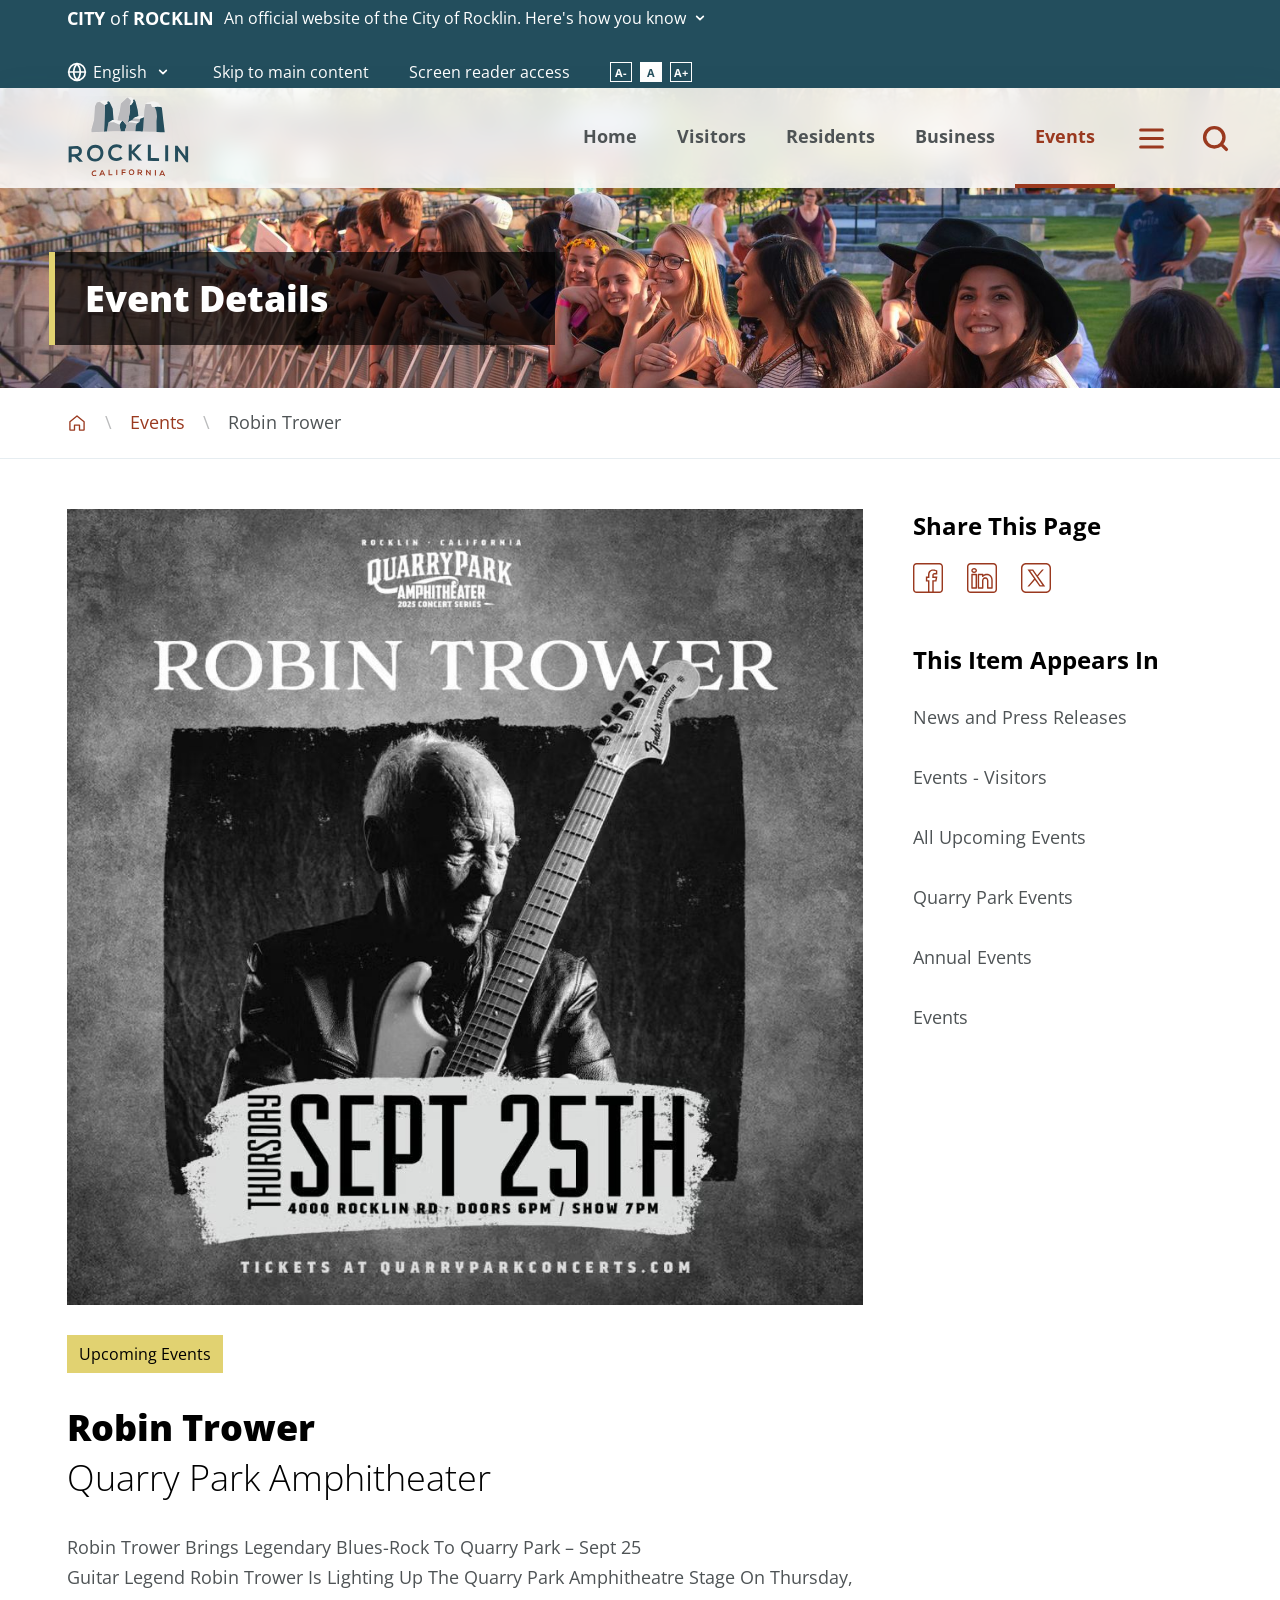
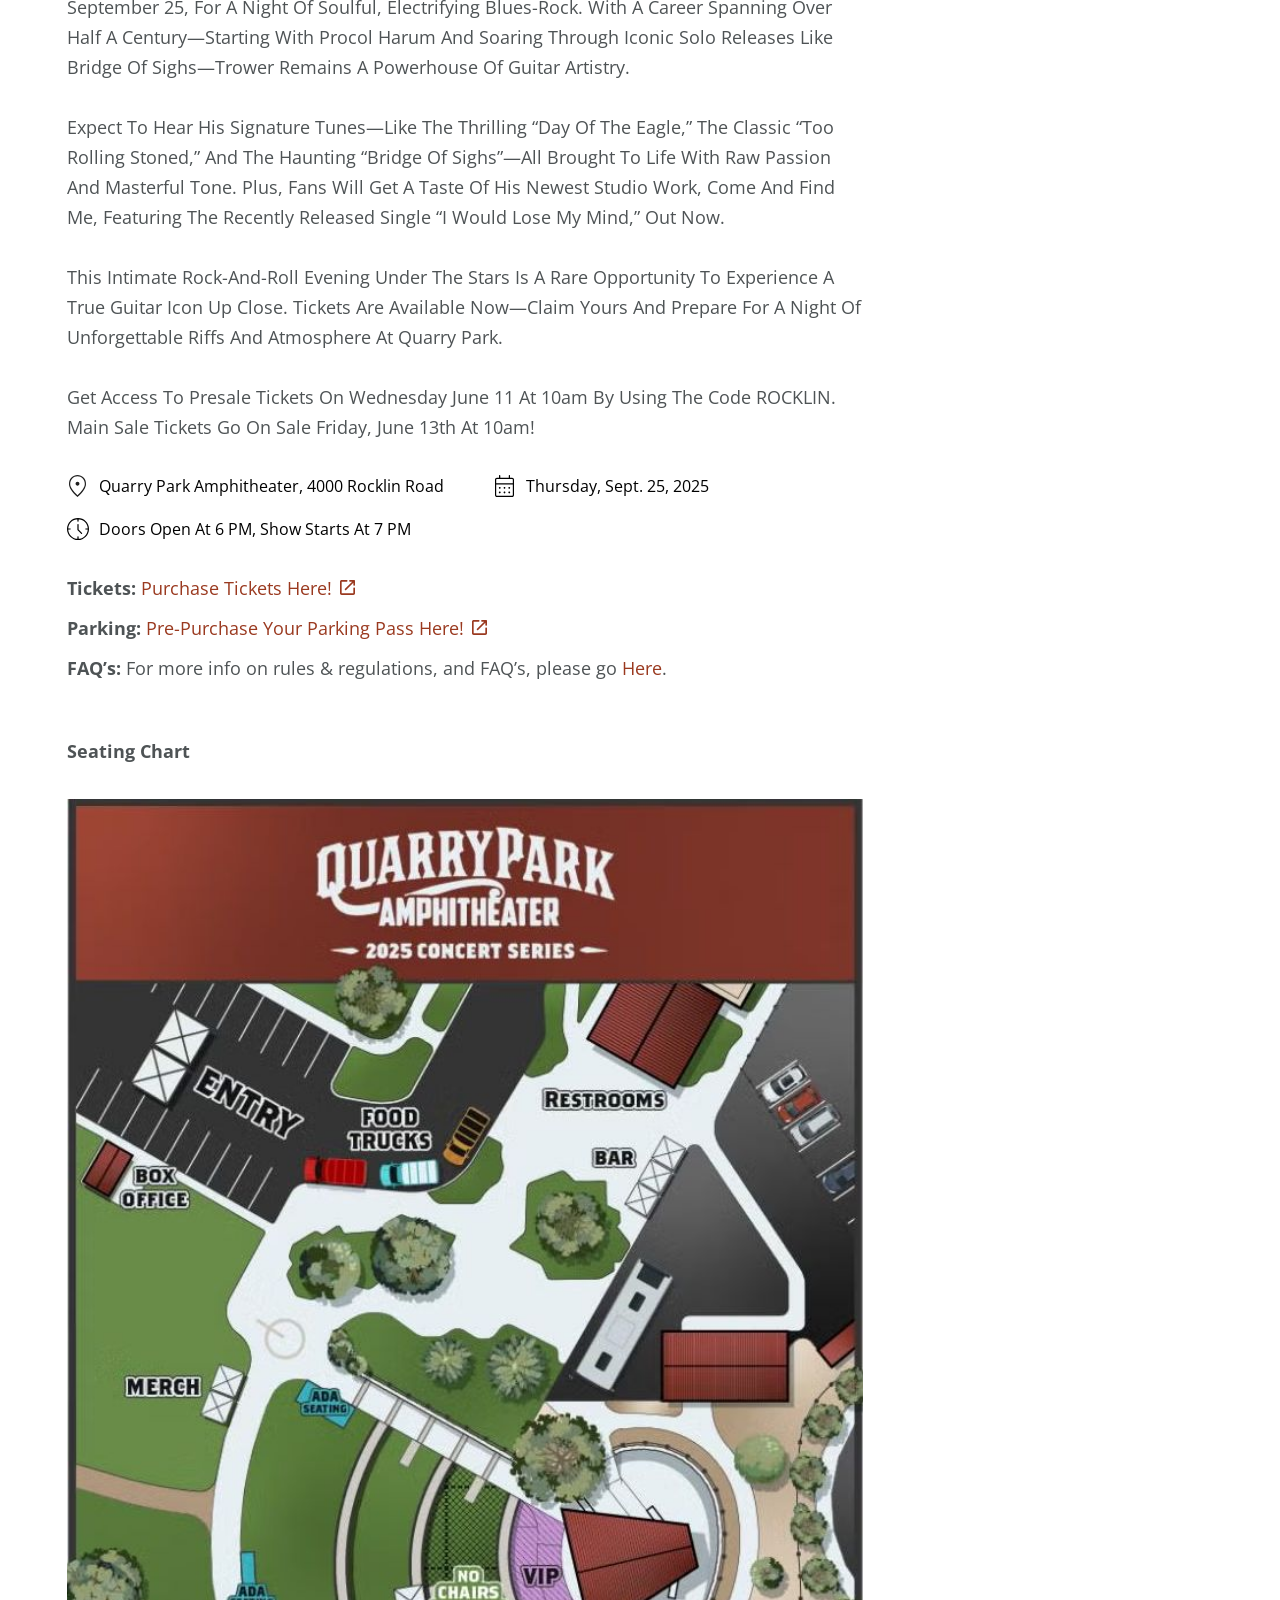
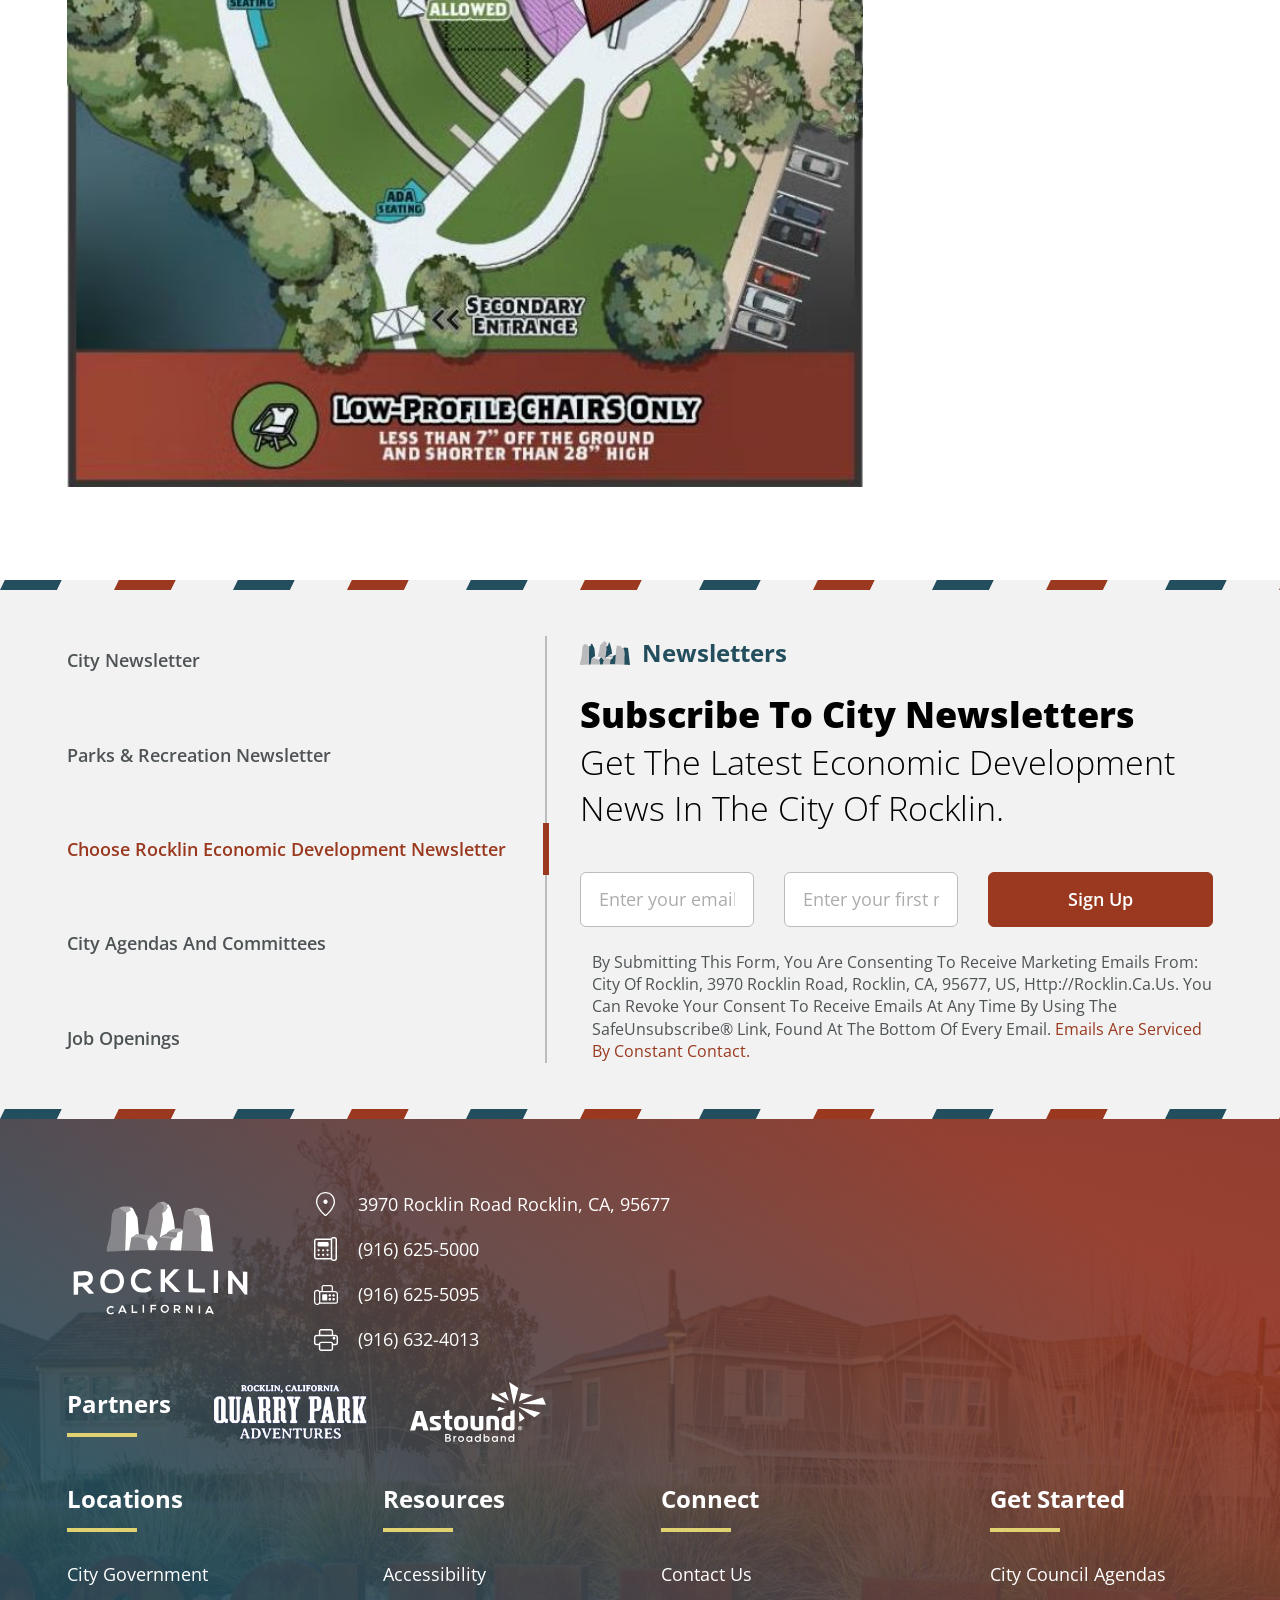
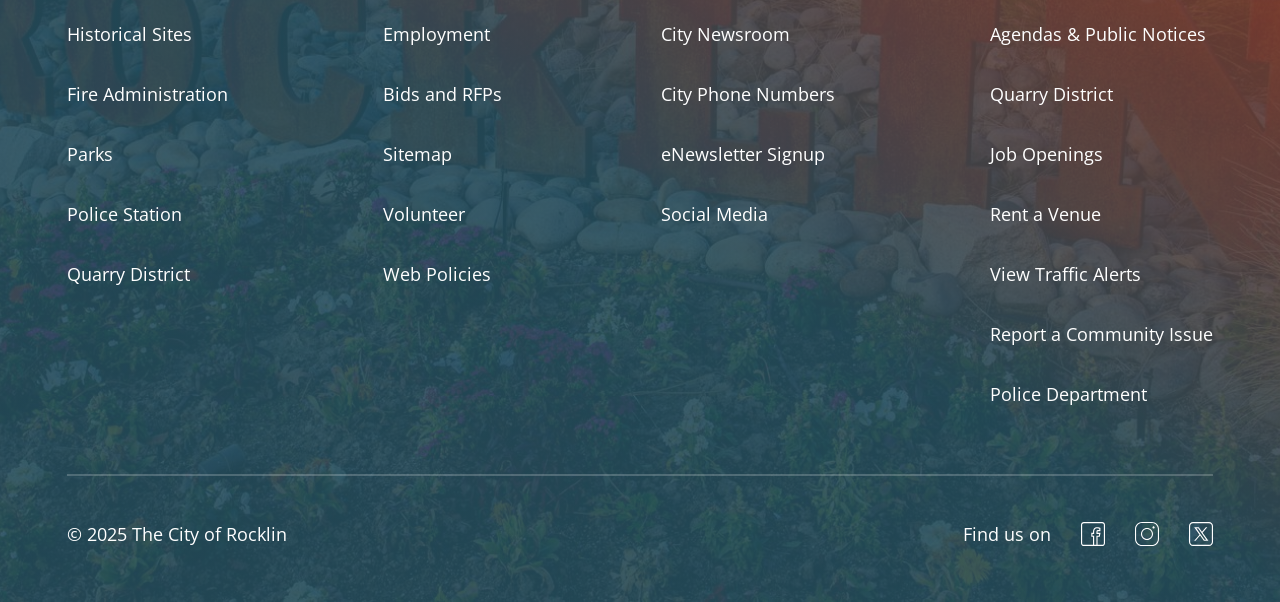
<file: event-details.html>
<!doctype html>
<html lang="en">
<head>
<meta charset="utf-8">
<meta name="viewport" content="width=device-width, initial-scale=1">
<title>Robin Trower at Quarry Park – Event Details | City of Rocklin</title>
<meta name="description" content="Robin Trower brings legendary blues-rock to the Quarry Park Amphitheater in Rocklin on Thursday, September 25, 2025. Tickets, parking and seating chart.">
<link rel="icon" href="assets/logo.svg" type="image/svg+xml">
<link rel="preconnect" href="https://fonts.googleapis.com">
<link rel="preconnect" href="https://fonts.gstatic.com" crossorigin>
<link href="https://fonts.googleapis.com/css2?family=Open+Sans:wght@300;400;500;600;700;800&display=swap" rel="stylesheet">
<link rel="stylesheet" href="css/styles.css">
</head>
<body>
<a class="skip" href="#main">Skip to main content</a>


<div class="topbar">
  <div class="wrap">
    <div class="topbar__brand">
      <b>CITY <span style="font-weight:400">of</span> ROCKLIN</b>
      <span class="official">An official website of the City of Rocklin. Here's how you know <img src="assets/icon-chevron-down.svg" alt=""></span>
    </div>
    <div class="topbar__tools">
      <button class="lang" type="button"><img src="assets/icon-globe.svg" alt=""> English <img src="assets/icon-chevron-down.svg" alt=""></button>
      <a class="hide-sm" href="#main">Skip to main content</a>
      <a class="hide-sm" href="#">Screen reader access</a>
      <div class="fs" role="group" aria-label="Text size">
        <button type="button" data-fs="sm" aria-pressed="false" aria-label="Smaller text">A-</button>
        <button type="button" data-fs="md" aria-pressed="true" aria-label="Default text size">A</button>
        <button type="button" data-fs="lg" aria-pressed="false" aria-label="Larger text">A+</button>
      </div>
    </div>
  </div>
</div>

<header class="site-header">
  <div class="bar">
    <a class="logo" href="index.html" aria-label="City of Rocklin home"><img src="assets/logo.svg" alt="Rocklin, California"></a>
    <nav class="nav" aria-label="Main">
      <a href="index.html">Home</a>
      <a href="index.html#visitors">Visitors</a>
      <a href="index.html#residents">Residents</a>
      <a href="index.html#business">Business</a>
      <a href="events.html" aria-current="page">Events</a>
    </nav>
    <button class="icon-btn" id="menuBtn" type="button" aria-expanded="false" aria-controls="drawer" aria-label="Open menu"><img src="assets/icon-menu.svg" alt=""></button>
    <button class="icon-btn" id="searchBtn" type="button" aria-expanded="false" aria-controls="searchPanel" aria-label="Search"><img src="assets/icon-search.svg" alt=""></button>
  </div>
  <div class="search-panel" id="searchPanel" hidden>
    <form role="search" onsubmit="return false">
      <label class="sr-only" for="q">Search the site</label>
      <input class="input" id="q" type="search" placeholder="Search the City of Rocklin website">
      <button class="btn" type="submit">Search</button>
    </form>
  </div>
</header>

<div class="drawer-overlay" id="drawerOverlay" hidden></div>
<aside class="drawer" id="drawer" aria-label="Site menu" aria-hidden="true" tabindex="-1">
  <div class="drawer__head">
    <a href="index.html" class="drawer__logo"><img src="assets/logo.svg" alt="Rocklin, California" width="96"></a>
    <button class="drawer__close" id="drawerClose" type="button" aria-label="Close menu">
      <svg viewBox="0 0 24 24" width="26" height="26" fill="none" stroke="currentColor" stroke-width="1.8" stroke-linecap="round"><path d="M6 6l12 12M18 6 6 18"/></svg>
    </button>
  </div>
  <nav class="drawer__nav" aria-label="Main">
    <a href="index.html">Home</a>
    <a href="index.html#visitors">Visitors</a>
    <a href="index.html#residents">Residents</a>
    <a href="index.html#business">Business</a>
    <a href="events.html" aria-current="page">Events</a>
  </nav>
  <p class="drawer__label">Get Started</p>
  <ul class="drawer__quick">
    <li><a href="#"><span class="dq-icon"><img src="assets/ql-agendas.svg" alt=""></span>City Council Agendas</a></li>
    <li><a href="#"><span class="dq-icon"><img src="assets/ql-quarry.svg" alt=""></span>Quarry District</a></li>
    <li><a href="#"><span class="dq-icon"><img src="assets/ql-venue.svg" alt=""></span>Rent a Venue</a></li>
    <li><a href="#"><span class="dq-icon"><img src="assets/ql-traffic.svg" alt=""></span>Traffic Alerts</a></li>
    <li><a href="#"><span class="dq-icon"><img src="assets/ql-report.svg" alt=""></span>Report an Issue</a></li>
    <li><a href="#"><span class="dq-icon"><img src="assets/ql-police.svg" alt=""></span>Police Department</a></li>
  </ul>
  <div class="drawer__contact">
    <p class="drawer__label">Contact</p>
    <p>3970 Rocklin Road<br>Rocklin, CA 95677</p>
    <p><a href="tel:+19166255000">(916) 625-5000</a></p>
  </div>
</aside>
<main id="main">

<section class="banner">
  <img src="assets/banner-events.jpg" alt="Smiling fans at the front barrier of a Quarry Park concert" fetchpriority="high">
  <p class="banner__title">Event Details</p>
</section>

<nav class="crumbs" aria-label="Breadcrumb">
  <ol class="wrap">
    <li><a href="index.html" aria-label="Home"><svg viewBox="0 0 24 24" fill="none" stroke="#9a391f" stroke-width="1.6" stroke-linejoin="round" aria-hidden="true"><path d="M3.5 10.5 12 3.5l8.5 7V20a.5.5 0 0 1-.5.5h-5v-6h-6v6H4a.5.5 0 0 1-.5-.5z"/></svg></a></li>
    <li><a href="events.html">Events</a></li>
    <li aria-current="page">Robin Trower</li>
  </ol>
</nav>

<div class="wrap page page--detail">
  <article class="detail">
    <div class="detail__img"><img src="assets/event-trower.jpg" alt="Robin Trower concert poster: Thursday, Sept 25th, 4000 Rocklin Rd, doors 6 PM, show 7 PM" fetchpriority="high"></div>
    <span class="tag">Upcoming Events</span>
    <h1 class="ev-title"><strong>Robin Trower</strong><span>Quarry Park Amphitheater</span></h1>
    <div class="copy">
      <p>Robin Trower brings legendary blues-rock to Quarry Park – Sept 25<br>
      Guitar legend Robin Trower is lighting up the Quarry Park Amphitheatre stage on Thursday, September 25, for a night of soulful, electrifying blues-rock. With a career spanning over half a century—starting with Procol Harum and soaring through iconic solo releases like Bridge of Sighs—Trower remains a powerhouse of guitar artistry.</p>
      <p>Expect to hear his signature tunes—like the thrilling “Day of the Eagle,” the classic “Too Rolling Stoned,” and the haunting “Bridge of Sighs”—all brought to life with raw passion and masterful tone. Plus, fans will get a taste of his newest studio work, Come and Find Me, featuring the recently released single “I Would Lose My Mind,” out now.</p>
      <p>This intimate rock-and-roll evening under the stars is a rare opportunity to experience a true guitar icon up close. Tickets are available now—claim yours and prepare for a night of unforgettable riffs and atmosphere at Quarry Park.</p>
      <p>Get access to presale tickets on Wednesday June 11 at 10am by using the code ROCKLIN.<br>
      Main sale tickets go on sale Friday, June 13th at 10am!</p>
    </div>
      <ul class="ev-meta">
        <li><img src="assets/icon-location.svg" alt="Location"><span>Quarry Park Amphitheater, 4000 Rocklin Road</span></li>
        <li><img src="assets/icon-calendar.svg" alt="Date"><span>Thursday, Sept. 25, 2025</span></li>
        <li><img src="assets/icon-clock.svg" alt="Time"><span>Doors open at 6 PM, show starts at 7 PM</span></li>
      </ul>
    <div class="links">
      <p><b>Tickets:</b> <a href="#" target="_blank" rel="noopener">Purchase Tickets Here! <img src="assets/icon-external.svg" alt="(opens in a new tab)"></a></p>
      <p><b>Parking:</b> <a href="#" target="_blank" rel="noopener">Pre-Purchase Your Parking Pass Here! <img src="assets/icon-external.svg" alt="(opens in a new tab)"></a></p>
      <p><b>FAQ’s:</b> For more info on rules &amp; regulations, and FAQ’s, please go <a href="#">Here</a>.</p>
    </div>
    <h2 class="detail-sub" style="font-size:1.125rem;font-weight:700;color:var(--text);margin-top:20px">Seating Chart</h2>
    <figure class="seating" style="margin:0">
      <a href="assets/seating-chart.jpg" target="_blank" rel="noopener"><img src="assets/seating-chart.jpg" alt="Quarry Park Amphitheater seating chart showing entry, box office, food trucks, restrooms, bar, merch, ADA seating, VIP area and the stage" loading="lazy"></a>
    </figure>
  </article>

  <aside class="aside" aria-label="Share and related">
    <h2>Share This Page</h2>
    <div class="share">
      <a href="#" data-share="facebook" aria-label="Share on Facebook"><img src="assets/icon-share-facebook.svg" alt=""></a>
      <a href="#" data-share="linkedin" aria-label="Share on LinkedIn"><img src="assets/icon-share-linkedin.svg" alt=""></a>
      <a href="#" data-share="x" aria-label="Share on X"><img src="assets/icon-share-x.svg" alt=""></a>
    </div>
    <h2 class="appears">This Item Appears In</h2>
    <ul>
      <li><a href="#">News and Press Releases</a></li>
      <li><a href="events.html">Events - Visitors</a></li>
      <li><a href="events.html">All Upcoming Events</a></li>
      <li><a href="#">Quarry Park Events</a></li>
      <li><a href="#">Annual Events</a></li>
      <li><a href="events.html">Events</a></li>
    </ul>
  </aside>
</div>

</main>

<section class="subscribe" aria-labelledby="nl-title">
  <div class="wrap">
    <div class="nl-list" role="tablist" aria-label="Newsletters">
      <button role="tab" type="button" aria-selected="false" data-sub="Get the latest news and announcements from the City of Rocklin.">City Newsletter</button>
      <button role="tab" type="button" aria-selected="false" data-sub="Get the latest parks, programs and recreation news in Rocklin.">Parks &amp; Recreation Newsletter</button>
      <button role="tab" type="button" aria-selected="true" data-sub="Get the latest economic development news in the City of Rocklin.">Choose Rocklin Economic Development Newsletter</button>
      <button role="tab" type="button" aria-selected="false" data-sub="Get City Council and committee agendas as soon as they are posted.">City Agendas and Committees</button>
      <button role="tab" type="button" aria-selected="false" data-sub="Be the first to hear about new job openings at the City of Rocklin.">Job Openings</button>
    </div>
    <div>
      <p class="eyebrow"><img src="assets/eyebrow-skyline.svg" alt="">Newsletters</p>
      <h2 class="title" id="nl-title"><strong>Subscribe to City Newsletters</strong><span id="nl-sub">Get the latest economic development news in the City of Rocklin.</span></h2>
      <form class="nl-form" id="nlForm" novalidate>
        <label class="sr-only" for="nl-email">Email address</label>
        <input class="input" id="nl-email" type="email" placeholder="Enter your email address" required>
        <label class="sr-only" for="nl-name">First name</label>
        <input class="input" id="nl-name" type="text" placeholder="Enter your first name">
        <button class="btn" type="submit">Sign Up</button>
      </form>
      <p class="nl-msg" id="nlMsg" role="status"></p>
      <p class="consent">By submitting this form, you are consenting to receive marketing emails from: City of Rocklin, 3970 Rocklin Road, Rocklin, CA, 95677, US, http://rocklin.ca.us. You can revoke your consent to receive emails at any time by using the SafeUnsubscribe® link, found at the bottom of every email. <span>Emails are serviced by Constant Contact.</span></p>
    </div>
  </div>
</section>

<footer class="footer">
  <div class="wrap">
    <div class="footer__grid">
      <div class="footer__brand">
        <a class="footer__logo" href="index.html"><img src="assets/footer-logo.svg" alt="Rocklin, California"></a>
        <ul class="contacts">
          <li><img src="assets/icon-location-white.svg" alt="">3970 Rocklin Road Rocklin, CA, 95677</li>
          <li><img src="assets/icon-phone-white.svg" alt=""><a href="tel:+19166255000">(916) 625-5000</a></li>
          <li><img src="assets/icon-fax-white.svg" alt=""><span><span class="sr-only">Fax </span>(916) 625-5095</span></li>
          <li><img src="assets/icon-print-white.svg" alt=""><a href="tel:+19166324013">(916) 632-4013</a></li>
        </ul>
        <div class="partners">
          <p class="fhead">Partners</p>
          <img src="assets/footer-quarry.png" alt="Quarry Park Adventures" width="159">
          <img src="assets/footer-astound.svg" alt="Astound Broadband" width="136">
        </div>
      </div>
      <div class="fcol">
        <p class="fhead">Locations</p>
        <ul><li><a href="#">City Government</a></li><li><a href="#">Historical Sites</a></li><li><a href="#">Fire Administration</a></li><li><a href="#">Parks</a></li><li><a href="#">Police Station</a></li><li><a href="#">Quarry District</a></li></ul>
      </div>
      <div class="fcol">
        <p class="fhead">Resources</p>
        <ul><li><a href="#">Accessibility</a></li><li><a href="#">Employment</a></li><li><a href="#">Bids and RFPs</a></li><li><a href="#">Sitemap</a></li><li><a href="#">Volunteer</a></li><li><a href="#">Web Policies</a></li></ul>
      </div>
      <div class="fcol">
        <p class="fhead">Connect</p>
        <ul><li><a href="#">Contact Us</a></li><li><a href="#">City Newsroom</a></li><li><a href="#">City Phone Numbers</a></li><li><a href="#">eNewsletter Signup</a></li><li><a href="#">Social Media</a></li></ul>
      </div>
      <div class="fcol">
        <p class="fhead">Get Started</p>
        <ul><li><a href="#">City Council Agendas</a></li><li><a href="#">Agendas &amp; Public Notices</a></li><li><a href="#">Quarry District</a></li><li><a href="#">Job Openings</a></li><li><a href="#">Rent a Venue</a></li><li><a href="#">View Traffic Alerts</a></li><li><a href="#">Report a Community Issue</a></li><li><a href="#">Police Department</a></li></ul>
      </div>
    </div>
    <div class="footer__bottom">
      <p>© 2025 The City of Rocklin</p>
      <div class="social">
        <span>Find us on</span>
        <ul>
          <li><a href="#" aria-label="Facebook"><img src="assets/icon-facebook.svg" alt=""></a></li>
          <li><a href="#" aria-label="Instagram"><img src="assets/icon-instagram.svg" alt=""></a></li>
          <li><a href="#" aria-label="X"><img src="assets/icon-x.svg" alt=""></a></li>
        </ul>
      </div>
    </div>
  </div>
</footer>

<button class="to-top" id="toTop" type="button" aria-label="Back to top">
  <svg class="to-top__ring" viewBox="0 0 54 54" aria-hidden="true"><circle cx="27" cy="27" r="25"/></svg>
  <svg class="to-top__arrow" viewBox="0 0 24 24" width="22" height="22" fill="none" stroke="currentColor" stroke-width="2" stroke-linecap="round" stroke-linejoin="round" aria-hidden="true"><path d="M12 19V5M5 12l7-7 7 7"/></svg>
</button>

<script src="js/main.js"></script>
</body>
</html>
</file>
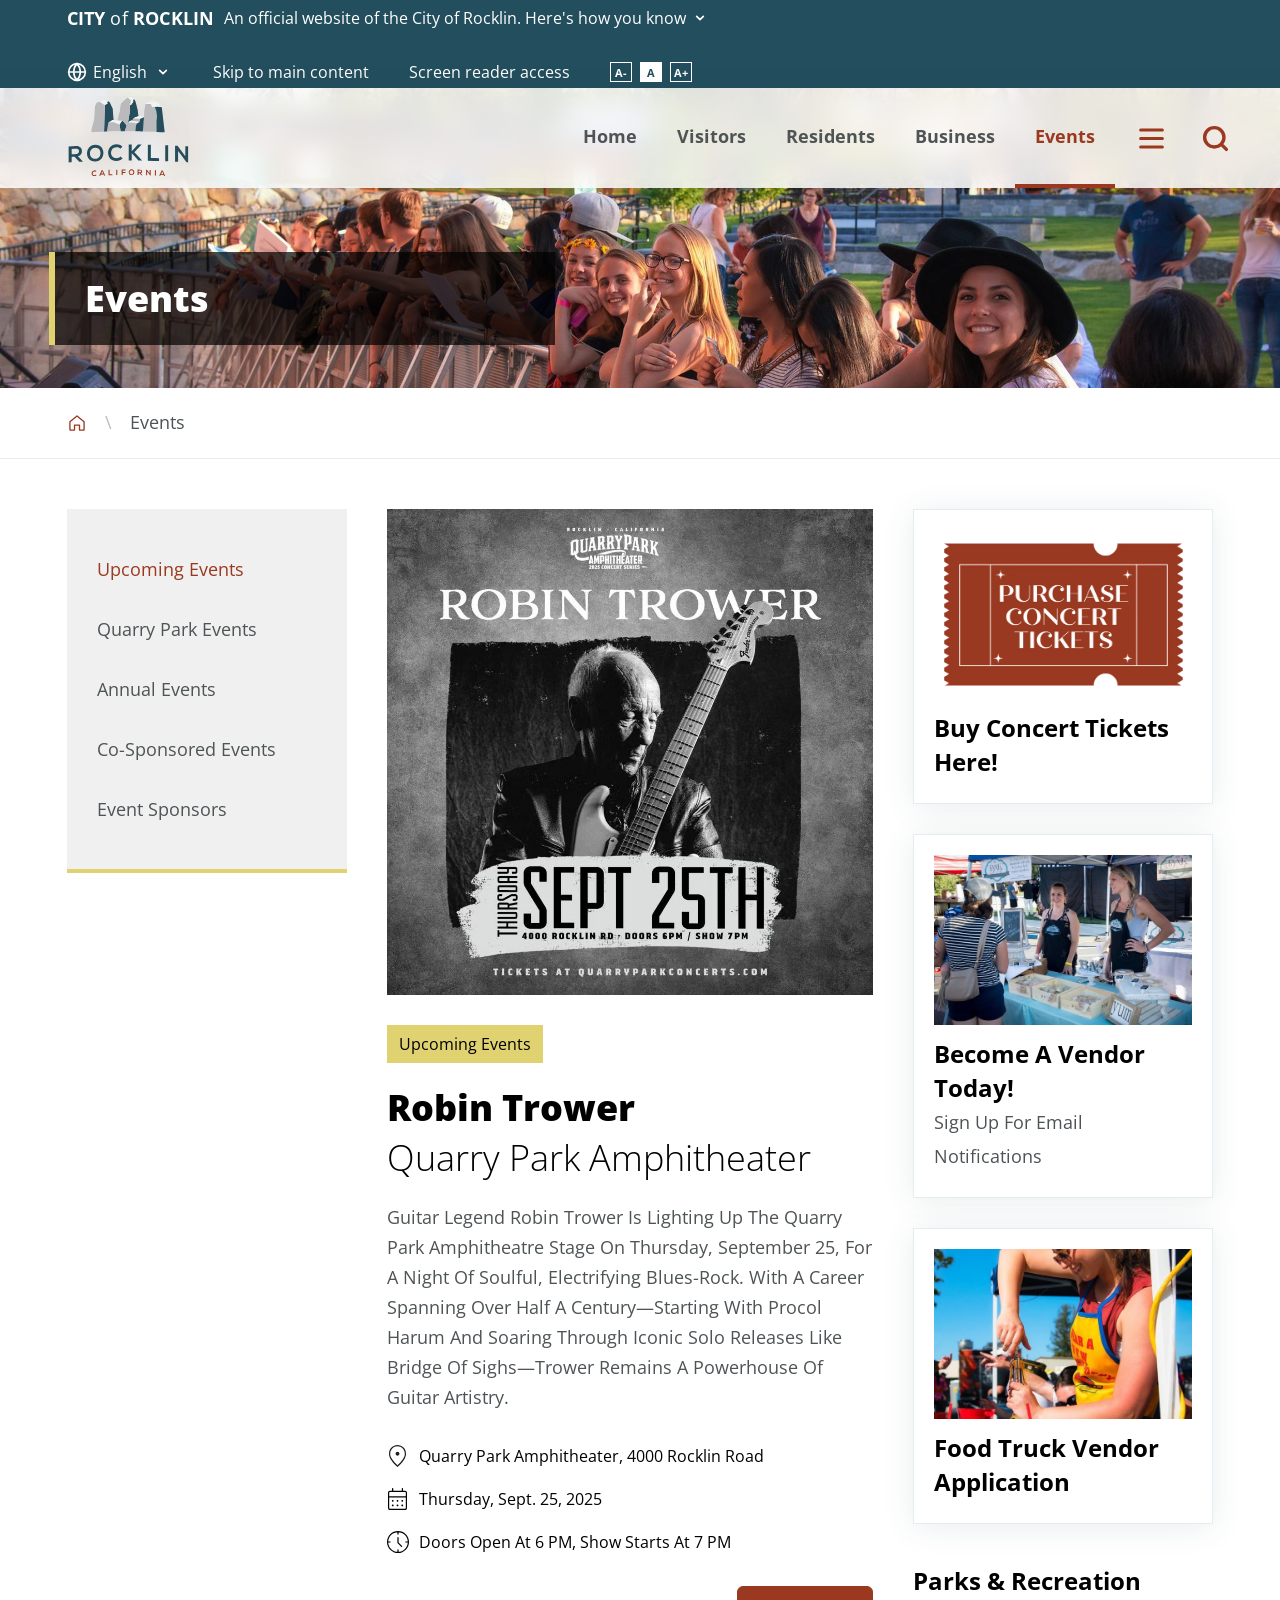
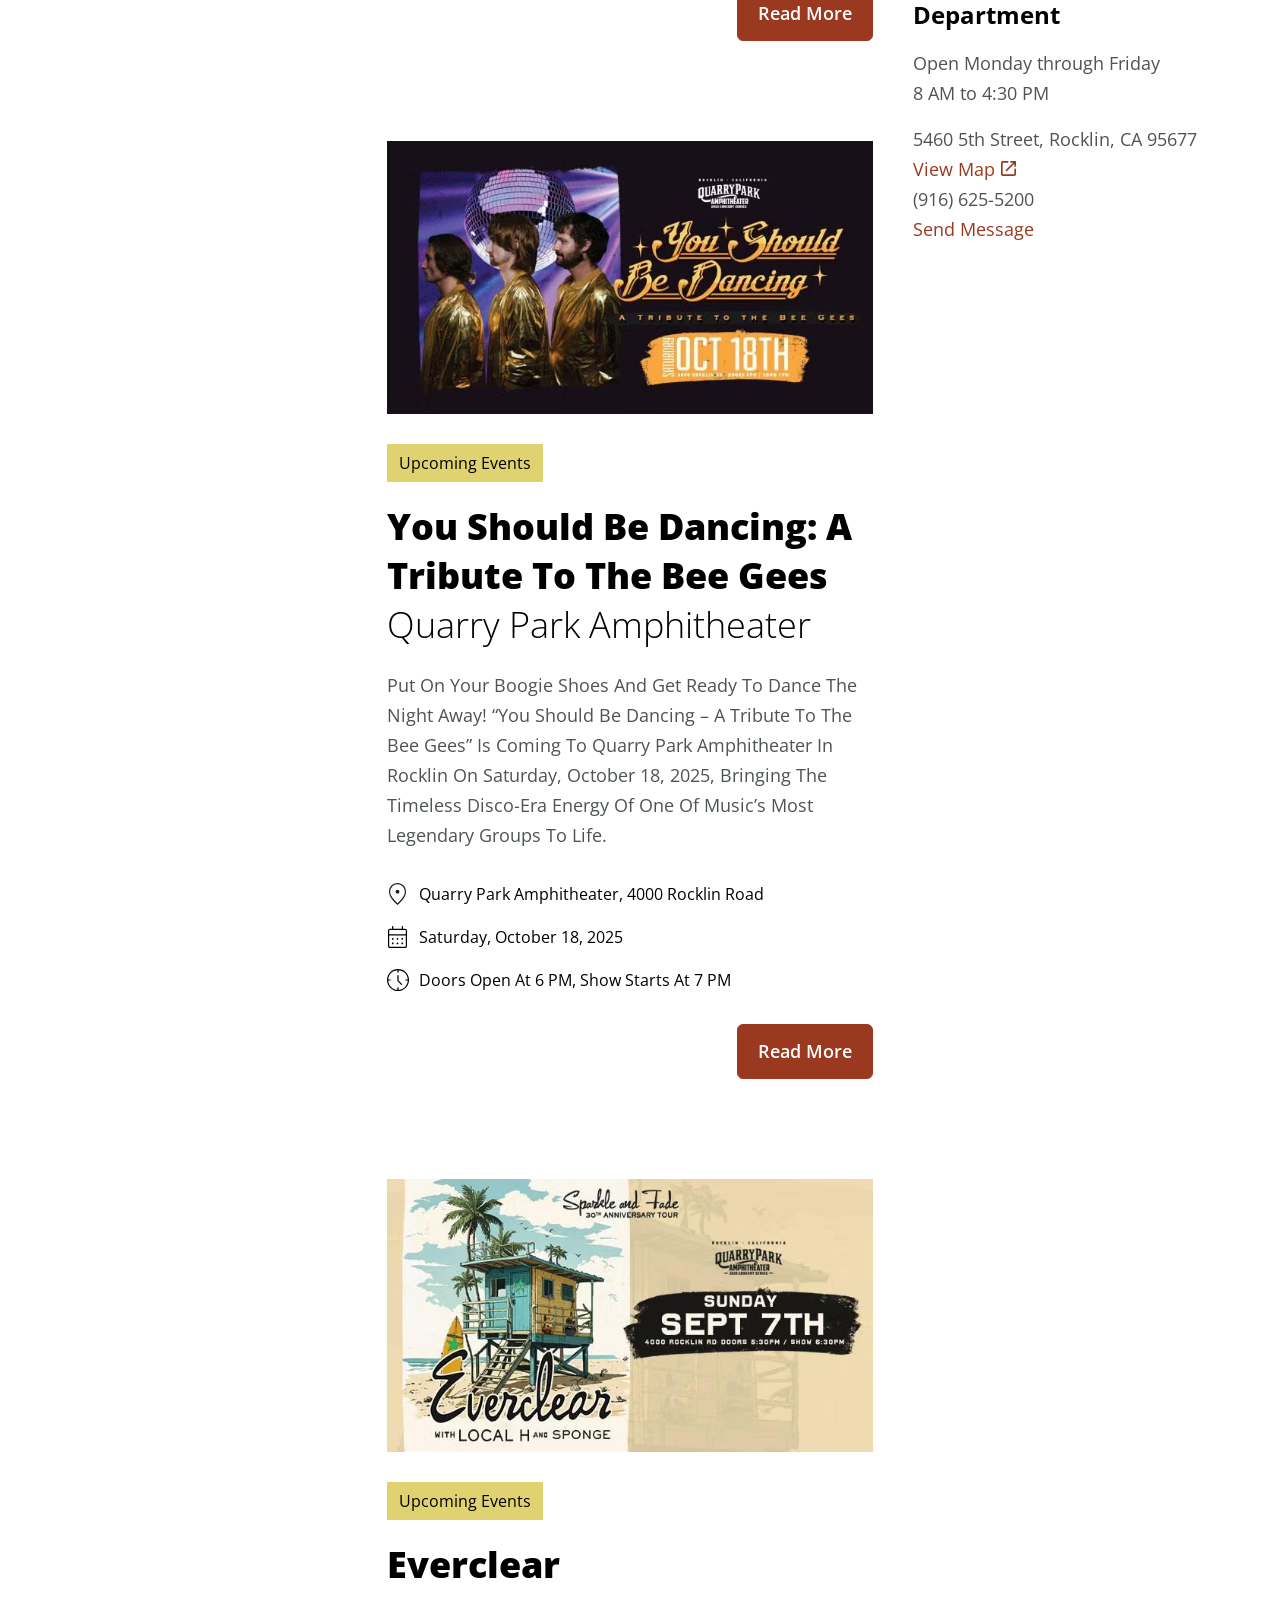
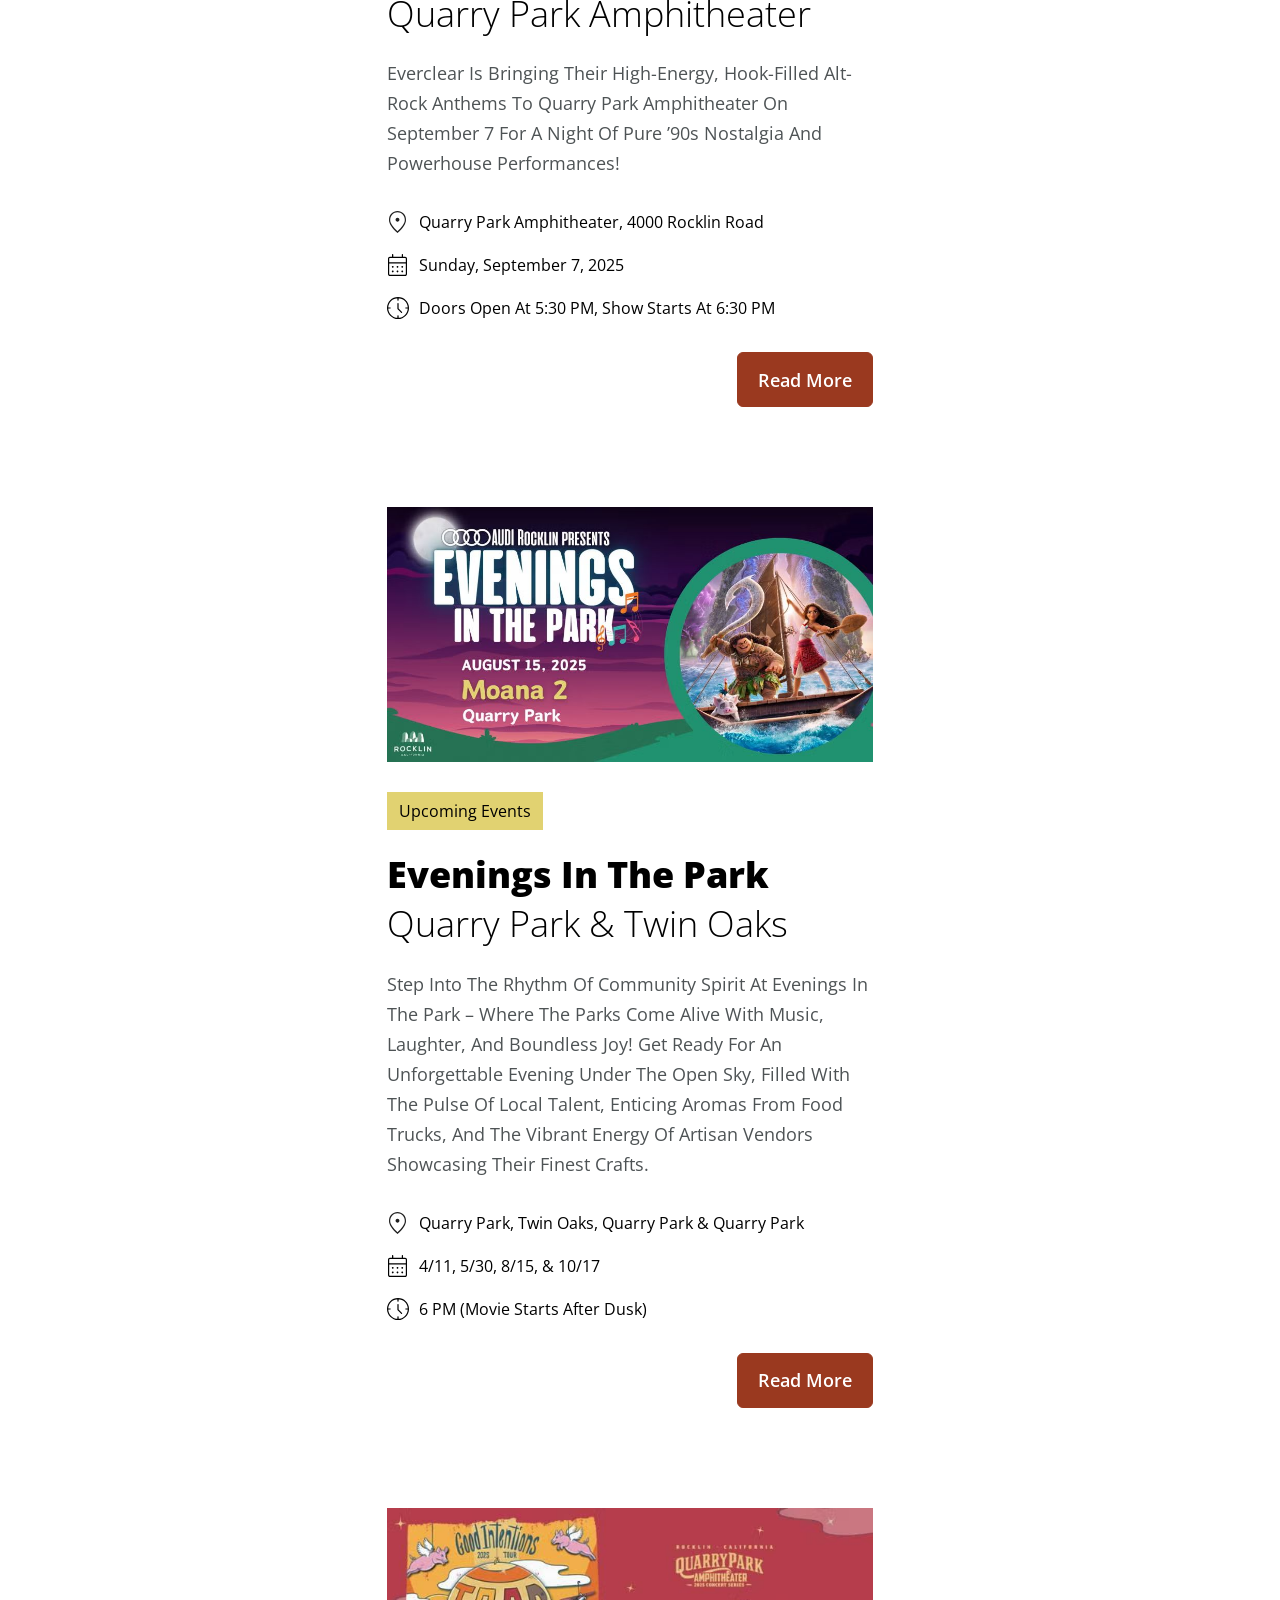
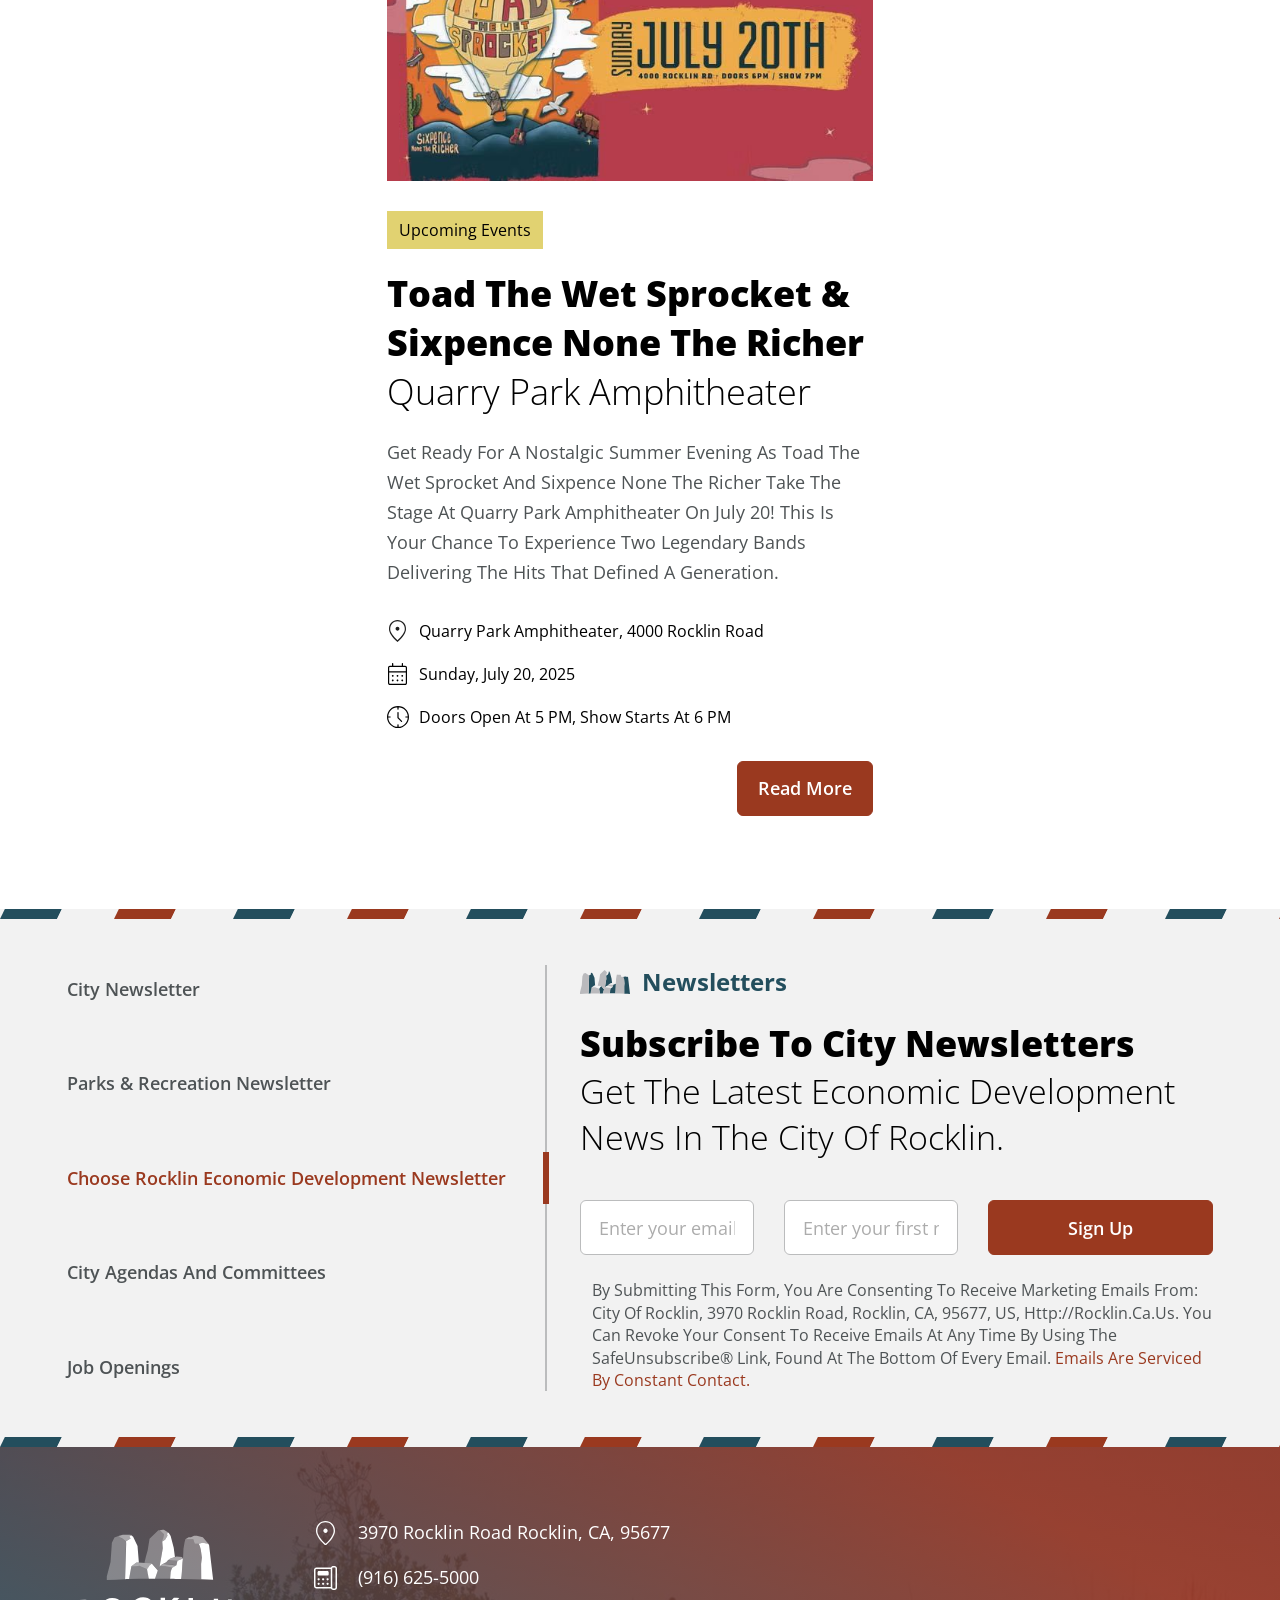
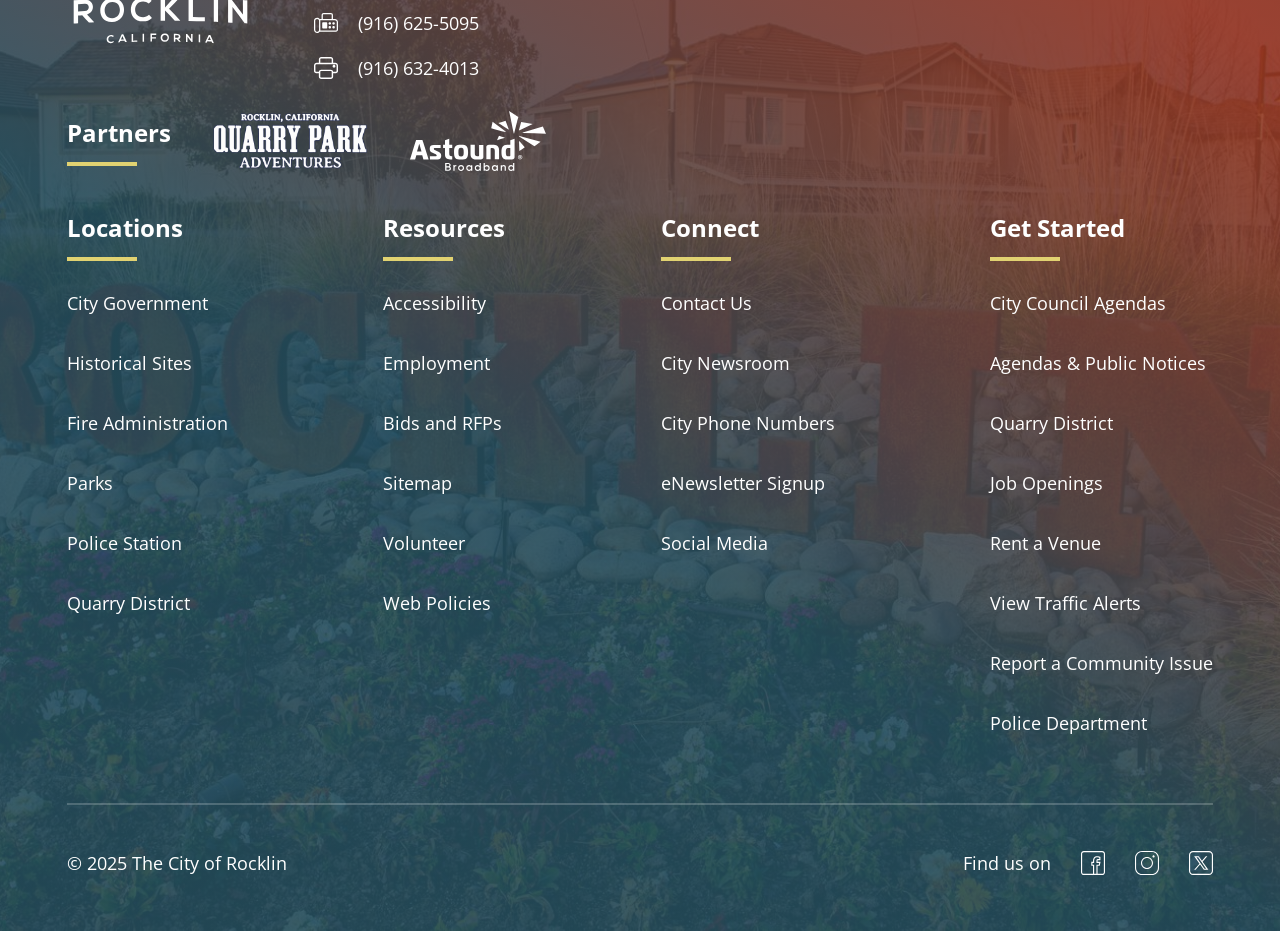
<file: events.html>
<!doctype html>
<html lang="en">
<head>
<meta charset="utf-8">
<meta name="viewport" content="width=device-width, initial-scale=1">
<title>Events | City of Rocklin</title>
<meta name="description" content="Upcoming concerts, movies in the park and community events in Rocklin, California, including the Quarry Park Amphitheater concert series.">
<link rel="icon" href="assets/logo.svg" type="image/svg+xml">
<link rel="preconnect" href="https://fonts.googleapis.com">
<link rel="preconnect" href="https://fonts.gstatic.com" crossorigin>
<link href="https://fonts.googleapis.com/css2?family=Open+Sans:wght@300;400;500;600;700;800&display=swap" rel="stylesheet">
<link rel="stylesheet" href="css/styles.css">
</head>
<body>
<a class="skip" href="#main">Skip to main content</a>


<div class="topbar">
  <div class="wrap">
    <div class="topbar__brand">
      <b>CITY <span style="font-weight:400">of</span> ROCKLIN</b>
      <span class="official">An official website of the City of Rocklin. Here's how you know <img src="assets/icon-chevron-down.svg" alt=""></span>
    </div>
    <div class="topbar__tools">
      <button class="lang" type="button"><img src="assets/icon-globe.svg" alt=""> English <img src="assets/icon-chevron-down.svg" alt=""></button>
      <a class="hide-sm" href="#main">Skip to main content</a>
      <a class="hide-sm" href="#">Screen reader access</a>
      <div class="fs" role="group" aria-label="Text size">
        <button type="button" data-fs="sm" aria-pressed="false" aria-label="Smaller text">A-</button>
        <button type="button" data-fs="md" aria-pressed="true" aria-label="Default text size">A</button>
        <button type="button" data-fs="lg" aria-pressed="false" aria-label="Larger text">A+</button>
      </div>
    </div>
  </div>
</div>

<header class="site-header">
  <div class="bar">
    <a class="logo" href="index.html" aria-label="City of Rocklin home"><img src="assets/logo.svg" alt="Rocklin, California"></a>
    <nav class="nav" aria-label="Main">
      <a href="index.html">Home</a>
      <a href="index.html#visitors">Visitors</a>
      <a href="index.html#residents">Residents</a>
      <a href="index.html#business">Business</a>
      <a href="events.html" aria-current="page">Events</a>
    </nav>
    <button class="icon-btn" id="menuBtn" type="button" aria-expanded="false" aria-controls="drawer" aria-label="Open menu"><img src="assets/icon-menu.svg" alt=""></button>
    <button class="icon-btn" id="searchBtn" type="button" aria-expanded="false" aria-controls="searchPanel" aria-label="Search"><img src="assets/icon-search.svg" alt=""></button>
  </div>
  <div class="search-panel" id="searchPanel" hidden>
    <form role="search" onsubmit="return false">
      <label class="sr-only" for="q">Search the site</label>
      <input class="input" id="q" type="search" placeholder="Search the City of Rocklin website">
      <button class="btn" type="submit">Search</button>
    </form>
  </div>
</header>

<div class="drawer-overlay" id="drawerOverlay" hidden></div>
<aside class="drawer" id="drawer" aria-label="Site menu" aria-hidden="true" tabindex="-1">
  <div class="drawer__head">
    <a href="index.html" class="drawer__logo"><img src="assets/logo.svg" alt="Rocklin, California" width="96"></a>
    <button class="drawer__close" id="drawerClose" type="button" aria-label="Close menu">
      <svg viewBox="0 0 24 24" width="26" height="26" fill="none" stroke="currentColor" stroke-width="1.8" stroke-linecap="round"><path d="M6 6l12 12M18 6 6 18"/></svg>
    </button>
  </div>
  <nav class="drawer__nav" aria-label="Main">
    <a href="index.html">Home</a>
    <a href="index.html#visitors">Visitors</a>
    <a href="index.html#residents">Residents</a>
    <a href="index.html#business">Business</a>
    <a href="events.html" aria-current="page">Events</a>
  </nav>
  <p class="drawer__label">Get Started</p>
  <ul class="drawer__quick">
    <li><a href="#"><span class="dq-icon"><img src="assets/ql-agendas.svg" alt=""></span>City Council Agendas</a></li>
    <li><a href="#"><span class="dq-icon"><img src="assets/ql-quarry.svg" alt=""></span>Quarry District</a></li>
    <li><a href="#"><span class="dq-icon"><img src="assets/ql-venue.svg" alt=""></span>Rent a Venue</a></li>
    <li><a href="#"><span class="dq-icon"><img src="assets/ql-traffic.svg" alt=""></span>Traffic Alerts</a></li>
    <li><a href="#"><span class="dq-icon"><img src="assets/ql-report.svg" alt=""></span>Report an Issue</a></li>
    <li><a href="#"><span class="dq-icon"><img src="assets/ql-police.svg" alt=""></span>Police Department</a></li>
  </ul>
  <div class="drawer__contact">
    <p class="drawer__label">Contact</p>
    <p>3970 Rocklin Road<br>Rocklin, CA 95677</p>
    <p><a href="tel:+19166255000">(916) 625-5000</a></p>
  </div>
</aside>
<main id="main">

<section class="banner">
  <img src="assets/banner-events.jpg" alt="Smiling fans at the front barrier of a Quarry Park concert" fetchpriority="high">
  <h1 class="banner__title">Events</h1>
</section>

<nav class="crumbs" aria-label="Breadcrumb">
  <ol class="wrap">
    <li><a href="index.html" aria-label="Home"><svg viewBox="0 0 24 24" fill="none" stroke="#9a391f" stroke-width="1.6" stroke-linejoin="round" aria-hidden="true"><path d="M3.5 10.5 12 3.5l8.5 7V20a.5.5 0 0 1-.5.5h-5v-6h-6v6H4a.5.5 0 0 1-.5-.5z"/></svg></a></li>
    <li aria-current="page">Events</li>
  </ol>
</nav>

<div class="wrap page page--events" id="calendar">
  <nav class="side-nav" aria-label="Events">
    <a href="events.html" aria-current="page">Upcoming Events</a>
    <a href="#">Quarry Park Events</a>
    <a href="#">Annual Events</a>
    <a href="#">Co-Sponsored Events</a>
    <a href="#">Event Sponsors</a>
  </nav>

  <div class="ev-list">
      <article class="ev-article">
        <a class="ev-article__img" href="event-details.html" tabindex="-1" aria-hidden="true"><img src="assets/event-trower.jpg" alt="Robin Trower concert poster: Thursday, Sept 25th at the Quarry Park Amphitheater"></a>
        <div class="ev-head">
          <span class="tag">Upcoming Events</span>
          <h2 class="ev-title"><a href="event-details.html"><strong>Robin Trower</strong></a><span>Quarry Park Amphitheater</span></h2>
          <p class="desc">Guitar legend Robin Trower is lighting up the Quarry Park Amphitheatre stage on Thursday, September 25, for a night of soulful, electrifying blues-rock. With a career spanning over half a century—starting with Procol Harum and soaring through iconic solo releases like Bridge of Sighs—Trower remains a powerhouse of guitar artistry.</p>
        </div>
        <ul class="ev-meta">
          <li><img src="assets/icon-location.svg" alt="Location"><span>Quarry Park Amphitheater, 4000 Rocklin Road</span></li>
          <li><img src="assets/icon-calendar.svg" alt="Date"><span>Thursday, Sept. 25, 2025</span></li>
          <li><img src="assets/icon-clock.svg" alt="Time"><span>Doors open at 6 PM, show starts at 7 PM</span></li>
        </ul>
        <a class="btn" href="event-details.html" aria-label="Read more about Robin Trower">Read More</a>
      </article>
      <article class="ev-article">
        <a class="ev-article__img" href="event-details.html" tabindex="-1" aria-hidden="true"><img src="assets/event-dancing.jpg" alt="You Should Be Dancing poster: Saturday, Oct 18th" loading="lazy"></a>
        <div class="ev-head">
          <span class="tag">Upcoming Events</span>
          <h2 class="ev-title"><a href="event-details.html"><strong>You Should Be Dancing: A Tribute to the Bee Gees</strong></a><span>Quarry Park Amphitheater</span></h2>
          <p class="desc">Put on your boogie shoes and get ready to dance the night away! “You Should Be Dancing – A Tribute to the Bee Gees” is coming to Quarry Park Amphitheater in Rocklin on Saturday, October 18, 2025, bringing the timeless disco-era energy of one of music’s most legendary groups to life.</p>
        </div>
        <ul class="ev-meta">
          <li><img src="assets/icon-location.svg" alt="Location"><span>Quarry Park Amphitheater, 4000 Rocklin Road</span></li>
          <li><img src="assets/icon-calendar.svg" alt="Date"><span>Saturday, October 18, 2025</span></li>
          <li><img src="assets/icon-clock.svg" alt="Time"><span>Doors open at 6 PM, show starts at 7 PM</span></li>
        </ul>
        <a class="btn" href="event-details.html" aria-label="Read more about You Should Be Dancing: A Tribute to the Bee Gees">Read More</a>
      </article>
      <article class="ev-article">
        <a class="ev-article__img" href="event-details.html" tabindex="-1" aria-hidden="true"><img src="assets/event-everclear.jpg" alt="Everclear Sparkle and Fade 30th anniversary tour poster: Sunday, Sept 7th" loading="lazy"></a>
        <div class="ev-head">
          <span class="tag">Upcoming Events</span>
          <h2 class="ev-title"><a href="event-details.html"><strong>Everclear</strong></a><span>Quarry Park Amphitheater</span></h2>
          <p class="desc">Everclear is bringing their high-energy, hook-filled alt-rock anthems to Quarry Park Amphitheater on September 7 for a night of pure ’90s nostalgia and powerhouse performances!</p>
        </div>
        <ul class="ev-meta">
          <li><img src="assets/icon-location.svg" alt="Location"><span>Quarry Park Amphitheater, 4000 Rocklin Road</span></li>
          <li><img src="assets/icon-calendar.svg" alt="Date"><span>Sunday, September 7, 2025</span></li>
          <li><img src="assets/icon-clock.svg" alt="Time"><span>Doors open at 5:30 PM, show starts at 6:30 PM</span></li>
        </ul>
        <a class="btn" href="event-details.html" aria-label="Read more about Everclear">Read More</a>
      </article>
      <article class="ev-article">
        <a class="ev-article__img" href="event-details.html" tabindex="-1" aria-hidden="true"><img src="assets/event-evenings.jpg" alt="Evenings in the Park poster: Moana 2, August 15, 2025 at Quarry Park" loading="lazy"></a>
        <div class="ev-head">
          <span class="tag">Upcoming Events</span>
          <h2 class="ev-title"><a href="event-details.html"><strong>Evenings in the Park</strong></a><span>Quarry Park &amp; Twin Oaks</span></h2>
          <p class="desc">Step into the rhythm of community spirit at Evenings in the Park – where the parks come alive with music, laughter, and boundless joy! Get ready for an unforgettable evening under the open sky, filled with the pulse of local talent, enticing aromas from food trucks, and the vibrant energy of artisan vendors showcasing their finest crafts.</p>
        </div>
        <ul class="ev-meta">
          <li><img src="assets/icon-location.svg" alt="Location"><span>Quarry Park, Twin Oaks, Quarry Park &amp; Quarry Park</span></li>
          <li><img src="assets/icon-calendar.svg" alt="Date"><span>4/11, 5/30, 8/15, &amp; 10/17</span></li>
          <li><img src="assets/icon-clock.svg" alt="Time"><span>6 PM (movie starts after dusk)</span></li>
        </ul>
        <a class="btn" href="event-details.html" aria-label="Read more about Evenings in the Park">Read More</a>
      </article>
      <article class="ev-article">
        <a class="ev-article__img" href="event-details.html" tabindex="-1" aria-hidden="true"><img src="assets/event-toad.jpg" alt="Toad the Wet Sprocket poster: Sunday, July 20th" loading="lazy"></a>
        <div class="ev-head">
          <span class="tag">Upcoming Events</span>
          <h2 class="ev-title"><a href="event-details.html"><strong>Toad the Wet Sprocket &amp; Sixpence None the Richer</strong></a><span>Quarry Park Amphitheater</span></h2>
          <p class="desc">Get ready for a nostalgic summer evening as Toad the Wet Sprocket and Sixpence None the Richer take the stage at Quarry Park Amphitheater on July 20! This is your chance to experience two legendary bands delivering the hits that defined a generation.</p>
        </div>
        <ul class="ev-meta">
          <li><img src="assets/icon-location.svg" alt="Location"><span>Quarry Park Amphitheater, 4000 Rocklin Road</span></li>
          <li><img src="assets/icon-calendar.svg" alt="Date"><span>Sunday, July 20, 2025</span></li>
          <li><img src="assets/icon-clock.svg" alt="Time"><span>Doors open at 5 PM, show starts at 6 PM</span></li>
        </ul>
        <a class="btn" href="event-details.html" aria-label="Read more about Toad the Wet Sprocket &amp; Sixpence None the Richer">Read More</a>
      </article>
  </div>

  <aside class="side-col" aria-label="More from Parks & Recreation">
    <a class="promo promo--tickets" href="#"><img src="assets/side-tickets.png" alt="Purchase concert tickets"><h3>Buy Concert Tickets Here!</h3></a>
    <a class="promo" href="#"><img src="assets/side-vendor.jpg" alt="Vendors at a Rocklin community market booth" loading="lazy"><h3>Become a Vendor Today!</h3><p>Sign up for email notifications</p></a>
    <a class="promo" href="#"><img src="assets/side-foodtruck.jpg" alt="Food truck worker serving a customer" loading="lazy"><h3>Food Truck Vendor Application</h3></a>
    <div class="contact-card">
      <h3>Parks &amp; Recreation Department</h3>
      <p>Open Monday through Friday<br>8 AM to 4:30 PM</p>
      <p>5460 5th Street, Rocklin, CA 95677<br>
        <a href="https://maps.google.com/?q=5460+5th+Street+Rocklin+CA+95677" target="_blank" rel="noopener">View Map <img src="assets/icon-external.svg" alt="(opens in a new tab)"></a><br>
        <a href="tel:+19166255200" style="color:var(--text)">(916) 625-5200</a><br>
        <a href="#">Send Message</a></p>
    </div>
  </aside>
</div>

</main>

<section class="subscribe" aria-labelledby="nl-title">
  <div class="wrap">
    <div class="nl-list" role="tablist" aria-label="Newsletters">
      <button role="tab" type="button" aria-selected="false" data-sub="Get the latest news and announcements from the City of Rocklin.">City Newsletter</button>
      <button role="tab" type="button" aria-selected="false" data-sub="Get the latest parks, programs and recreation news in Rocklin.">Parks &amp; Recreation Newsletter</button>
      <button role="tab" type="button" aria-selected="true" data-sub="Get the latest economic development news in the City of Rocklin.">Choose Rocklin Economic Development Newsletter</button>
      <button role="tab" type="button" aria-selected="false" data-sub="Get City Council and committee agendas as soon as they are posted.">City Agendas and Committees</button>
      <button role="tab" type="button" aria-selected="false" data-sub="Be the first to hear about new job openings at the City of Rocklin.">Job Openings</button>
    </div>
    <div>
      <p class="eyebrow"><img src="assets/eyebrow-skyline.svg" alt="">Newsletters</p>
      <h2 class="title" id="nl-title"><strong>Subscribe to City Newsletters</strong><span id="nl-sub">Get the latest economic development news in the City of Rocklin.</span></h2>
      <form class="nl-form" id="nlForm" novalidate>
        <label class="sr-only" for="nl-email">Email address</label>
        <input class="input" id="nl-email" type="email" placeholder="Enter your email address" required>
        <label class="sr-only" for="nl-name">First name</label>
        <input class="input" id="nl-name" type="text" placeholder="Enter your first name">
        <button class="btn" type="submit">Sign Up</button>
      </form>
      <p class="nl-msg" id="nlMsg" role="status"></p>
      <p class="consent">By submitting this form, you are consenting to receive marketing emails from: City of Rocklin, 3970 Rocklin Road, Rocklin, CA, 95677, US, http://rocklin.ca.us. You can revoke your consent to receive emails at any time by using the SafeUnsubscribe® link, found at the bottom of every email. <span>Emails are serviced by Constant Contact.</span></p>
    </div>
  </div>
</section>

<footer class="footer">
  <div class="wrap">
    <div class="footer__grid">
      <div class="footer__brand">
        <a class="footer__logo" href="index.html"><img src="assets/footer-logo.svg" alt="Rocklin, California"></a>
        <ul class="contacts">
          <li><img src="assets/icon-location-white.svg" alt="">3970 Rocklin Road Rocklin, CA, 95677</li>
          <li><img src="assets/icon-phone-white.svg" alt=""><a href="tel:+19166255000">(916) 625-5000</a></li>
          <li><img src="assets/icon-fax-white.svg" alt=""><span><span class="sr-only">Fax </span>(916) 625-5095</span></li>
          <li><img src="assets/icon-print-white.svg" alt=""><a href="tel:+19166324013">(916) 632-4013</a></li>
        </ul>
        <div class="partners">
          <p class="fhead">Partners</p>
          <img src="assets/footer-quarry.png" alt="Quarry Park Adventures" width="159">
          <img src="assets/footer-astound.svg" alt="Astound Broadband" width="136">
        </div>
      </div>
      <div class="fcol">
        <p class="fhead">Locations</p>
        <ul><li><a href="#">City Government</a></li><li><a href="#">Historical Sites</a></li><li><a href="#">Fire Administration</a></li><li><a href="#">Parks</a></li><li><a href="#">Police Station</a></li><li><a href="#">Quarry District</a></li></ul>
      </div>
      <div class="fcol">
        <p class="fhead">Resources</p>
        <ul><li><a href="#">Accessibility</a></li><li><a href="#">Employment</a></li><li><a href="#">Bids and RFPs</a></li><li><a href="#">Sitemap</a></li><li><a href="#">Volunteer</a></li><li><a href="#">Web Policies</a></li></ul>
      </div>
      <div class="fcol">
        <p class="fhead">Connect</p>
        <ul><li><a href="#">Contact Us</a></li><li><a href="#">City Newsroom</a></li><li><a href="#">City Phone Numbers</a></li><li><a href="#">eNewsletter Signup</a></li><li><a href="#">Social Media</a></li></ul>
      </div>
      <div class="fcol">
        <p class="fhead">Get Started</p>
        <ul><li><a href="#">City Council Agendas</a></li><li><a href="#">Agendas &amp; Public Notices</a></li><li><a href="#">Quarry District</a></li><li><a href="#">Job Openings</a></li><li><a href="#">Rent a Venue</a></li><li><a href="#">View Traffic Alerts</a></li><li><a href="#">Report a Community Issue</a></li><li><a href="#">Police Department</a></li></ul>
      </div>
    </div>
    <div class="footer__bottom">
      <p>© 2025 The City of Rocklin</p>
      <div class="social">
        <span>Find us on</span>
        <ul>
          <li><a href="#" aria-label="Facebook"><img src="assets/icon-facebook.svg" alt=""></a></li>
          <li><a href="#" aria-label="Instagram"><img src="assets/icon-instagram.svg" alt=""></a></li>
          <li><a href="#" aria-label="X"><img src="assets/icon-x.svg" alt=""></a></li>
        </ul>
      </div>
    </div>
  </div>
</footer>

<button class="to-top" id="toTop" type="button" aria-label="Back to top">
  <svg class="to-top__ring" viewBox="0 0 54 54" aria-hidden="true"><circle cx="27" cy="27" r="25"/></svg>
  <svg class="to-top__arrow" viewBox="0 0 24 24" width="22" height="22" fill="none" stroke="currentColor" stroke-width="2" stroke-linecap="round" stroke-linejoin="round" aria-hidden="true"><path d="M12 19V5M5 12l7-7 7 7"/></svg>
</button>

<script src="js/main.js"></script>
</body>
</html>
</file>
<file: css/styles.css>
/* City of Rocklin — shared styles */
:root{
  --brick:#9a391f;
  --teal:#234e5d;
  --aqua:#4daaaa;
  --gold:#e1d271;
  --alert:#a12521;
  --ink:#000;
  --text:#4e5355;
  --muted:#acacac;
  --line:#bbbcbd;
  --soft:#f2f2f2;
  --card-line:#e6edf1;
  --shadow:0 3px 30px rgba(35,78,93,.1);
  --gutter:clamp(16px,5.2vw,100px);
  --wrap:1720px;
  --sec:clamp(64px,7.3vw,140px);
}
*,*::before,*::after{box-sizing:border-box}
html{font-size:16px}
@media (prefers-reduced-motion:no-preference){html:focus-within{scroll-behavior:smooth}}
html.fs-sm{font-size:14.5px}
html.fs-lg{font-size:17.5px}
body{margin:0;font-family:'Open Sans',system-ui,sans-serif;color:var(--text);background:#fff;font-size:1.125rem;line-height:2;-webkit-font-smoothing:antialiased;overflow-x:hidden}
img{max-width:100%;display:block}
a{color:inherit;text-decoration:none}
button{font:inherit;cursor:pointer}
h1,h2,h3,h4,p{margin:0}
ul{margin:0;padding:0;list-style:none}
.cap{text-transform:capitalize}
.wrap{width:min(var(--wrap),100% - 2*var(--gutter));margin-inline:auto}
.sr-only{position:absolute;width:1px;height:1px;overflow:hidden;clip:rect(0 0 0 0);white-space:nowrap}
.skip{position:absolute;left:-999px;top:0;background:#fff;color:var(--teal);padding:10px 16px;z-index:200}
.skip:focus{left:10px}
:focus-visible{outline:3px solid var(--gold);outline-offset:2px}

/* ---------- Buttons & links ---------- */
.btn{display:inline-flex;align-items:center;justify-content:center;height:55px;padding:0 20px;border-radius:6px;background:var(--brick);color:#fff;font-weight:600;font-size:1.125rem;border:1px solid var(--brick);transition:background .2s,color .2s}
.btn:hover{background:#7f2e18}
.btn--outline{background:transparent;color:var(--brick)}
.btn--outline:hover{background:var(--brick);color:#fff}
.more{display:inline-block;color:var(--brick);font-weight:600;font-size:1.125rem;line-height:2}
.more:hover{text-decoration:underline}

/* ---------- Alert ---------- */
.alert{background:var(--alert);color:#fff}
.alert .wrap{display:flex;gap:20px;align-items:flex-start;padding:30px 0 30px;position:relative}
.alert__icon{flex:none;width:40px;margin-top:2px}
.alert h2{font-size:1.5rem;font-weight:700;line-height:1.4;text-transform:capitalize}
.alert p{font-size:1.125rem;line-height:2;max-width:1400px;text-transform:capitalize}
.alert__close{margin-left:auto;flex:none;background:none;border:0;padding:0;width:30px;height:30px}
.alert[hidden]{display:none}

/* ---------- Top bar ---------- */
.topbar{background:var(--teal);color:#fff;font-size:1rem}
.topbar .wrap{display:flex;align-items:center;justify-content:space-between;gap:20px;min-height:50px;flex-wrap:wrap}
.topbar__brand{display:flex;align-items:center;gap:10px;flex-wrap:wrap}
.topbar__brand b{font-size:1.125rem;letter-spacing:.01em}
.topbar__brand span{display:inline-flex;align-items:center;gap:4px}
.topbar__brand img,.topbar__tools img{width:20px;height:20px}
.topbar__tools{display:flex;align-items:center;gap:40px}
.topbar__tools a,.topbar__tools button.lang{display:inline-flex;align-items:center;gap:6px;color:#fff;background:none;border:0;padding:0}
.fs{display:flex;gap:8px}
.fs button{width:22px;height:20px;border:1px solid #fff;background:transparent;color:#fff;font-size:11px;font-weight:700;line-height:1;padding:0}
.fs button[aria-pressed="true"]{background:#fff;color:var(--teal)}

/* ---------- Header ---------- */
.site-header{position:sticky;top:0;z-index:60;margin-bottom:-100px;height:100px;background:rgba(255,255,255,.85);backdrop-filter:blur(12px);-webkit-backdrop-filter:blur(12px);box-shadow:0 3px 30px rgba(35,78,93,.07)}
.site-header .bar{display:flex;align-items:center;height:100%;padding-left:var(--gutter);padding-right:clamp(16px,2.9vw,55px)}
.logo img{width:123px;height:auto}
.nav{margin-left:auto;display:flex;height:100%}
.nav a{display:flex;align-items:center;padding:0 30px;font-weight:700;font-size:1.125rem;color:var(--text);border-bottom:4px solid transparent;padding-top:4px;transition:color .2s}
.nav a:hover{color:var(--brick)}
.nav a[aria-current="page"]{color:var(--brick);border-bottom-color:var(--brick)}
.icon-btn{width:54px;height:54px;display:grid;place-items:center;background:none;border:0;padding:0;margin-left:10px}
.icon-btn img{width:29px;height:29px}
.search-panel{position:absolute;top:100px;left:0;right:0;background:#fff;box-shadow:var(--shadow);padding:20px var(--gutter)}
.search-panel[hidden]{display:none}
.search-panel form{display:flex;gap:12px;max-width:var(--wrap);margin:auto}
.search-panel input{flex:1}

/* ---------- Forms ---------- */
.input{height:55px;border:1px solid var(--line);border-radius:6px;padding:0 18px;font:inherit;font-size:1.125rem;color:var(--ink);background:#fff;min-width:0}
.input::placeholder{color:var(--muted)}

/* ---------- Eyebrow + section heading ---------- */
.eyebrow{display:flex;align-items:center;gap:12px;color:var(--teal);font-weight:700;font-size:1.5rem;line-height:1.4;text-transform:capitalize}
.eyebrow img{width:50px;height:24px}
.title{margin-top:20px;font-size:clamp(1.75rem,1rem + 1.6vw,2.5rem);line-height:1.35;color:var(--ink);text-transform:capitalize}
.title strong{display:block;font-weight:800}
.title span{display:block;font-weight:300}
.sec-head{display:grid;grid-template-columns:minmax(0,1fr) minmax(0,960px);gap:40px 20px;align-items:start}
.sec-head .intro{padding-top:56px;text-transform:capitalize}
.sec-head--center{display:block;text-align:center}
.sec-head--center .eyebrow{justify-content:center}
.section{padding-block:var(--sec)}
.body-text{font-size:1.125rem;line-height:2;color:var(--text)}
.clamp2,.clamp3{display:-webkit-box;-webkit-box-orient:vertical;overflow:hidden}
.clamp2{-webkit-line-clamp:2}
.clamp3{-webkit-line-clamp:3}

/* ---------- Hero ---------- */
.hero{position:relative;height:clamp(560px,49.5vw,950px);overflow:hidden;background:#3a3a3a;display:grid}
.slide{grid-area:1/1;position:relative;opacity:0;visibility:hidden;transition:opacity .8s ease,visibility 0s linear .8s}
.slide.is-active{opacity:1;visibility:visible;transition:opacity .8s ease}
.slide>img{position:absolute;inset:0;width:100%;height:100%;object-fit:cover;object-position:center top}
.slide.is-active>img{animation:kenburns 7s ease-out both}
@keyframes kenburns{from{transform:scale(1.06)}to{transform:scale(1)}}
.hero__box{position:absolute;left:calc(var(--gutter) + 6px);top:35%;max-width:calc(100% - 2*var(--gutter));background:rgba(0,0,0,.7);border-left:6px solid var(--gold);padding:44px 50px 50px;color:#fff;min-width:min(653px,100%)}
.slide.is-active .hero__box{animation:boxin .8s .15s ease-out both}
@keyframes boxin{from{opacity:0;transform:translateY(20px)}to{opacity:1;transform:none}}
.hero__box h1 span,.hero__box h2 span{white-space:nowrap}
.hero__box h1,.hero__box h2{font-size:clamp(1.75rem,1rem + 1.6vw,2.5rem);line-height:1.35;text-transform:capitalize}
.hero__box strong{display:block;font-weight:800}
.hero__box h1 span,.hero__box h2 span{display:block;font-weight:300}
.hero__box .btn{margin-top:28px}
.dots{position:absolute;z-index:3;right:calc(var(--gutter) + 15px);top:42%;width:30px;padding:7px 0;border-radius:25px;background:rgba(0,0,0,.7);display:flex;flex-direction:column;align-items:center;gap:10px}
.dots button{width:16px;height:16px;border-radius:50%;border:0;padding:0;background:rgba(255,255,255,.5)}
.dots button[aria-current="true"]{background:var(--brick);border:1px solid #fff}
.dots button:hover{background:#fff}

/* ---------- Quick links ---------- */
.quick .circle-icon{width:clamp(54px,3.5vw,67px);height:clamp(54px,3.5vw,67px)}
.quick{position:relative;z-index:5;margin-top:-108px;background:#fff;border:1px solid var(--card-line);border-radius:20px;box-shadow:var(--shadow);display:flex;justify-content:space-between;padding:40px clamp(20px,3.1vw,60px);gap:20px 16px}
.quick a{display:flex;flex-direction:column;align-items:center;gap:clamp(12px,1.05vw,20px);text-align:center;font-size:clamp(.95rem,.25rem + .85vw,1.25rem);font-weight:600;line-height:1.4;color:var(--text);text-transform:capitalize}
.quick a:hover{color:var(--brick)}
.circle-icon{width:67px;height:67px;border-radius:50%;background:var(--gold);display:grid;place-items:center;flex:none;position:relative}
.circle-icon img{max-width:40px}
.circle-icon .stack{position:absolute;left:50%;top:50%;transform:translate(-50%,-50%)}

/* ---------- Circular photo ---------- */
.photo-circle{width:200px;height:200px;border-radius:50%;background:#fff;border:1px solid var(--card-line);box-shadow:var(--shadow);padding:9px;flex:none}
.photo-circle span{display:block;width:100%;height:100%;border-radius:50%;overflow:hidden;position:relative}
.photo-circle img{width:100%;height:100%;object-fit:cover}

/* ---------- Visitors ---------- */
.cards4{display:grid;grid-template-columns:repeat(4,minmax(0,1fr));gap:50px 40px;margin-top:70px}
.v-card h3{margin-top:30px;font-size:1.5rem;font-weight:700;color:var(--ink);line-height:1.4;text-transform:capitalize}
.v-card p{margin-top:12px;text-transform:capitalize}
.v-card .more{margin-top:12px}

/* ---------- Residents ---------- */
.residents{display:grid;grid-template-columns:minmax(0,700fr) minmax(0,1220fr);background:var(--soft)}
.residents__img{position:relative;min-height:400px}
.residents__img img{position:absolute;inset:0;width:100%;height:100%;object-fit:cover;object-position:18% center}
.residents__body{padding:var(--sec) var(--gutter) clamp(64px,5.2vw,100px) clamp(24px,5.2vw,100px)}
.residents__body .intro{margin-top:20px;text-transform:capitalize}
.res-grid{display:grid;grid-template-columns:repeat(3,minmax(0,1fr));gap:50px 30px;margin-top:70px}
.res-item header{display:flex;align-items:center;gap:15px}
.res-item h3{font-size:1.5rem;font-weight:700;color:var(--ink);line-height:1.4}
.res-item p{margin-top:16px;text-transform:capitalize}

/* ---------- Stats ---------- */
.stats{background:var(--gold);padding:58px 0 64px}
.stats ul{display:grid;grid-template-columns:repeat(4,minmax(0,1fr));gap:30px}
.stats li{text-align:center;text-transform:capitalize}
.stats .ring{width:88px;height:88px;border-radius:50%;background:rgba(255,255,255,.8);display:grid;place-items:center;margin:0 auto 22px}
.stats strong{display:block;font-size:1.5rem;color:var(--ink);line-height:1.4}
.stats span{display:block;margin-top:6px;color:var(--text)}

/* ---------- Business ---------- */
.cards3{display:grid;grid-template-columns:repeat(3,minmax(0,1fr));gap:60px 50px;margin-top:70px}
.b-card{display:flex;gap:30px;align-items:flex-start}
.b-card h3{font-size:1.5rem;font-weight:700;color:var(--ink);line-height:1.4;text-transform:capitalize}
.b-card p{margin-top:12px;text-transform:capitalize;-webkit-line-clamp:4}
.b-card .more{margin-top:12px}

/* ---------- Two-up band ---------- */
.duo{display:grid;grid-template-columns:repeat(2,minmax(0,1fr))}
.duo__item{display:flex;flex-direction:column}
.duo__img{aspect-ratio:960/700;overflow:hidden}
.duo__img img{width:100%;height:100%;object-fit:cover}
.duo__bar{min-height:200px;display:flex;align-items:center;gap:clamp(16px,2.6vw,50px);padding:24px clamp(20px,2.6vw,50px);color:var(--ink)}
.duo__bar--teal{background:var(--aqua)}
.duo__bar--gold{background:var(--gold)}
.duo__bar h2{font-size:clamp(1.4rem,.8rem + 1.2vw,2.5rem);line-height:1.35;text-transform:capitalize}
.duo__bar h2 strong{display:block;font-weight:800}
.duo__bar h2 span{display:block;font-weight:300}
.choose-logo{position:relative;width:203px;flex:none}
.choose-logo .sky{position:absolute;left:60%;top:-4px;width:37%}
.duo__bar .acc{width:153px;flex:none}

/* ---------- News ---------- */
.news{display:grid;grid-template-columns:minmax(0,700fr) minmax(0,960fr);gap:60px;margin-top:70px}
.news-feature{border:1px solid var(--card-line);box-shadow:var(--shadow);background:#fff;padding:30px}
.news-feature__img{aspect-ratio:640/537;overflow:hidden}
.news-feature__img img{width:100%;height:100%;object-fit:cover}
.news-feature__row{display:flex;gap:30px;margin-top:30px}
.datebadge{flex:none;width:120px;border:1px solid var(--gold);text-align:center;align-self:flex-start}
.datebadge b{display:block;background:var(--gold);font-size:2.5rem;line-height:76px;color:#1b1b1b;font-weight:700}
.datebadge span{display:block;padding:10px 0 12px;font-size:1.125rem;font-weight:600;color:#1b1b1b;line-height:1.5}
.news h3{font-size:1.5rem;font-weight:700;color:var(--ink);line-height:1.5;text-transform:capitalize}
.news-feature p{margin-top:16px;font-size:1rem;line-height:1.85;text-transform:capitalize}
.news-list li{display:flex;gap:30px;padding-bottom:28px;margin-bottom:28px;border-bottom:2px solid var(--soft);align-items:flex-start}
.news-list .photo-circle{width:190px;height:190px}
.news-list p{margin-top:10px;font-size:1rem;line-height:1.9;text-transform:capitalize}
.meta-date{display:flex;align-items:center;gap:10px;margin-top:14px;font-size:1rem;color:var(--ink);font-weight:500}
.meta-date img{width:21px}
.news-more{display:flex;justify-content:flex-end}

/* ---------- Council ---------- */
.council{display:grid;grid-template-columns:repeat(5,minmax(0,1fr));gap:clamp(16px,2.6vw,50px);margin-top:70px}
.c-card{position:relative;aspect-ratio:304/480;overflow:hidden;background:#222}
.c-card img{width:100%;height:100%;object-fit:cover;object-position:center top;transition:transform .5s}
.c-card:hover img{transform:scale(1.04)}
.c-card::before{content:"";position:absolute;left:0;right:0;bottom:0;height:40%;background:linear-gradient(transparent,rgba(0,0,0,.9))}
.c-card::after{content:"";position:absolute;inset:10px;border:1px solid var(--gold);pointer-events:none}
.c-card div{position:absolute;left:30px;right:20px;bottom:30px;color:#fff}
.c-card h3{font-size:1.5rem;font-weight:700;line-height:1.4}
.c-card p{font-size:1.125rem;line-height:1.6}

/* ---------- Events ---------- */
.ev-feature{display:grid;grid-template-columns:1fr 1fr;margin-top:60px;background:var(--soft)}
.ev-feature__img img{width:100%;height:100%;object-fit:cover}
.ev-feature__body{padding:clamp(24px,2.6vw,50px) var(--gutter) clamp(24px,2.6vw,50px) clamp(24px,2.6vw,50px);display:flex;flex-direction:column}
.tag{display:inline-block;align-self:flex-start;background:var(--gold);color:var(--ink);font-size:1rem;line-height:1;padding:10px 12px;text-transform:capitalize}
.ev-feature h3{margin-top:20px;font-size:1.5rem;font-weight:700;color:var(--ink);line-height:1.4}
.ev-feature h4{margin-top:18px;font-size:1.125rem;font-weight:700;color:var(--ink);line-height:1.5}
.ev-feature .copy{margin-top:16px;font-size:1.125rem;line-height:1.67;text-transform:capitalize}
.ev-feature .copy p+p{margin-top:30px}
.ev-meta{display:flex;flex-wrap:wrap;gap:12px 40px;margin-top:30px;font-size:1rem;color:var(--ink);line-height:1.5}
.ev-meta li{display:flex;align-items:center;gap:10px;min-width:0}
.ev-meta img{width:22px;height:22px;object-fit:contain;flex:none}
.ev-feature .btn{align-self:flex-end;margin-top:30px}
.ev-cards{display:grid;grid-template-columns:repeat(4,minmax(0,1fr));gap:clamp(16px,2.6vw,50px);margin-top:60px}
.ev-card{border:1px solid var(--card-line);box-shadow:var(--shadow);background:#fff;padding:20px 20px 24px;display:flex;flex-direction:column;transition:transform .2s}
.ev-card:hover{transform:translateY(-4px)}
.ev-card__img{aspect-ratio:352/230;overflow:hidden}
.ev-card__img img{width:100%;height:100%;object-fit:cover}
.ev-card .tag{margin-top:20px}
.ev-card h3{margin-top:14px;font-size:1.5rem;font-weight:700;color:var(--ink);line-height:1.4;white-space:nowrap;overflow:hidden;text-overflow:ellipsis}
.ev-card h4{font-size:1.125rem;font-weight:700;color:var(--ink);line-height:1.5}
.ev-card p{margin-top:14px;font-size:1.125rem;line-height:1.67;text-transform:capitalize}
.ev-card .ev-meta{flex-direction:column;gap:10px;margin-top:12px}
.ev-card .ev-meta li{max-width:100%}
.ev-card .ev-meta span{white-space:nowrap;overflow:hidden;text-overflow:ellipsis;min-width:0}
.ev-meta{text-transform:capitalize}
.subscribe .title span{font-size:.94em}
.btn-row{display:flex;gap:30px;justify-content:center;margin-top:60px;flex-wrap:wrap}

/* ---------- Access Rocklin ---------- */
.access{position:relative;background:var(--gold);overflow:hidden;min-height:784px}
.access .shape-l{position:absolute;left:0;bottom:0;width:334px;transform:scaleY(-1);pointer-events:none}
.access .shape-r{position:absolute;right:0;top:0;width:423px;pointer-events:none}
.access .wrap{position:relative;padding-block:clamp(64px,5.2vw,100px) 100px}
.access__text{max-width:900px}
.access__text .eyebrow{text-transform:capitalize}
.access__text .copy{margin-top:30px;color:#000;max-width:860px}
.access__text .copy p+p{margin-top:36px}
.stores{display:flex;gap:40px;margin-top:40px}
.stores a{display:block;height:64px;overflow:hidden}
.stores img{height:64px;width:auto;max-width:none}
.stores a:first-child{width:198px}
.stores a:first-child img{margin-left:0}
.stores a:last-child{width:215px}
.stores a:last-child img{margin-left:-240px}
.phones{position:absolute;right:0;bottom:-88px;width:771px;height:671px}
.phones img{position:absolute;bottom:0}
.phones .p-l{left:0;width:290px}
.phones .p-r{right:0;width:290px}
.phones .p-c{left:212px;width:350px;z-index:2}

/* ---------- Subscribe ---------- */
.subscribe{background:var(--soft) url(../assets/stripe-tile.svg) repeat-x top left/233px 10px;position:relative}
.subscribe::after{content:"";position:absolute;left:0;right:0;bottom:0;height:10px;background:url(../assets/stripe-tile.svg) repeat-x left/233px 10px}
.subscribe .wrap{display:grid;grid-template-columns:minmax(0,480px) minmax(0,1fr);gap:40px clamp(30px,2.6vw,40px);padding-block:clamp(56px,4.2vw,80px)}
.nl-list{border-right:2px solid var(--line);display:flex;flex-direction:column;justify-content:space-between;gap:20px;padding:10px 0}
.nl-list button{background:none;border:0;padding:0 30px 0 0;text-align:left;font-weight:600;font-size:1.125rem;color:var(--text);position:relative;line-height:1.6;text-transform:capitalize}
.nl-list button:hover{color:var(--brick)}
.nl-list button[aria-selected="true"]{color:var(--brick)}
.nl-list button[aria-selected="true"]::after{content:"";position:absolute;right:-4px;top:50%;transform:translateY(-50%);width:6px;height:52px;background:var(--brick)}
.nl-form{display:grid;grid-template-columns:1fr 1fr minmax(160px,225px);gap:30px;margin-top:40px}
.nl-form .btn{width:100%}
.consent{margin-top:24px;font-size:1rem;line-height:1.4;color:var(--text);padding-left:12px;text-transform:capitalize}
.consent span{color:var(--brick)}
.nl-msg{margin-top:12px;font-weight:600;color:var(--teal)}

/* ---------- Footer ---------- */
.footer{position:relative;color:#fff;background:#254d5c url(../assets/footer-bg.jpg) center/cover no-repeat;overflow:hidden}
.footer::before{content:"";position:absolute;inset:0;background:linear-gradient(210.9deg,#9a3820 11.5%,#254d5c 58.1%);opacity:.9}
.footer>.wrap{position:relative;padding-top:clamp(56px,5.7vw,110px)}
.footer__grid{display:grid;grid-template-columns:minmax(0,1.6fr) repeat(4,minmax(0,auto));gap:40px clamp(30px,5vw,120px);justify-content:space-between}
.footer__logo img{width:187px}
.contacts{margin-top:40px;display:grid;gap:20px}
.contacts li{display:flex;align-items:center;gap:20px;font-size:1.125rem;line-height:1.4}
.contacts img{width:24px;height:24px;object-fit:contain;flex:none}
.partners{display:flex;align-items:center;gap:40px;margin-top:70px;flex-wrap:wrap}
.fhead{font-size:1.5rem;font-weight:700;line-height:1.4;position:relative;padding-bottom:16px;text-transform:capitalize}
.fhead::after{content:"";position:absolute;left:0;bottom:0;width:70px;height:4px;background:var(--gold)}
.fcol ul{margin-top:12px}
.fcol a{display:block;font-size:1.125rem;line-height:60px;white-space:nowrap;transition:color .2s}
.fcol a:hover{color:var(--gold)}
.footer__bottom{display:flex;justify-content:space-between;align-items:center;gap:20px;border-top:2px solid rgba(255,255,255,.2);margin-top:50px;padding:40px 0 50px;flex-wrap:wrap}
.social{display:flex;align-items:center;gap:30px}
.social ul{display:flex;gap:30px}
.social img{width:24px;height:24px}


/* ================= Inner pages ================= */
.banner{position:relative;height:clamp(260px,23.4vw,450px);overflow:hidden;background:#333}
.banner>img{position:absolute;inset:0;width:100%;height:100%;object-fit:cover}
.banner__title{position:absolute;left:calc(var(--gutter) - 18px);top:calc(100px + (100% - 100px) * .32);background:rgba(0,0,0,.7);border-left:6px solid var(--gold);color:#fff;min-width:min(506px,100%);padding:22px 60px 22px 30px;font-size:clamp(1.75rem,1rem + 1.6vw,2.5rem);font-weight:800;line-height:1.35}
.crumbs{border-bottom:1px solid var(--card-line)}
.crumbs ol{list-style:none;margin:0 auto;padding:0;display:flex;align-items:center;flex-wrap:wrap;gap:8px 0;min-height:70px;font-size:1.125rem;line-height:1.5}
.crumbs li{display:flex;align-items:center;color:var(--text)}
.crumbs li+li::before{content:"\\";color:#bbbcbd;margin:0 18px}
.crumbs a{color:var(--brick)}
.crumbs a:hover{text-decoration:underline}
.crumbs svg{width:20px;height:20px;display:block}
.page{display:grid;gap:50px;padding-block:50px clamp(80px,7.3vw,140px);align-items:start}
.page--events{grid-template-columns:minmax(0,350px) minmax(0,920px) minmax(0,350px)}
.page--detail{grid-template-columns:minmax(0,1312px) minmax(0,350px);justify-content:space-between}
.side-nav{background:#f0f0f0;border-bottom:4px solid var(--gold);padding:30px 0}
.side-nav a{display:block;padding:0 30px;font-size:1.125rem;line-height:60px;color:var(--text);transition:color .2s}
.side-nav a:hover,.side-nav a[aria-current="page"]{color:var(--brick)}
.ev-list{display:grid;gap:100px}
.ev-article{display:flex;flex-direction:column;gap:30px}
.ev-article__img{display:block;overflow:hidden}
.ev-article__img img{width:100%;height:auto;transition:transform .5s}
.ev-article__img:hover img{transform:scale(1.03)}
.ev-article .tag,.detail .tag{padding:4px 12px;line-height:30px}
.ev-head{display:flex;flex-direction:column;gap:20px}
.ev-title{font-size:clamp(1.75rem,1rem + 1.6vw,2.5rem);color:var(--ink);line-height:1.35;text-transform:capitalize}
.ev-title strong{display:block;font-weight:800}
.ev-title span{display:block;font-weight:300}
.ev-title a:hover{color:var(--brick)}
.ev-article p.desc,.detail .copy{font-size:1.125rem;line-height:30px;color:var(--text);text-transform:capitalize}
.ev-article .ev-meta,.detail .ev-meta{margin-top:0;gap:15px 50px;line-height:28px}
.ev-article .btn{align-self:flex-end}
.side-col{display:grid;gap:30px}
.promo{display:block;background:#fff;border:1px solid var(--card-line);box-shadow:var(--shadow);padding:20px 20px 24px}
.promo img{width:100%;aspect-ratio:310/204;object-fit:cover}
.promo h3{margin-top:12px;font-size:1.5rem;font-weight:700;color:var(--ink);line-height:34px;text-transform:capitalize}
.promo p{font-size:1.125rem;line-height:34px;color:var(--text);text-transform:capitalize}
.promo:hover h3{color:var(--brick)}
.promo--tickets img{object-fit:contain}
.contact-card{padding-top:10px}
.contact-card h3{font-size:1.5rem;font-weight:700;color:var(--ink);line-height:34px}
.contact-card p{margin-top:16px;font-size:1.125rem;line-height:30px;color:var(--text)}
.contact-card a{color:var(--brick);display:inline-flex;align-items:center;gap:6px}
.contact-card a:hover{text-decoration:underline}
.contact-card img,.detail .links img{width:15px;height:15px}
.detail{display:flex;flex-direction:column;gap:30px;min-width:0}
.detail__img img{width:100%;height:auto}
.detail .copy p+p{margin-top:30px}
.detail .links{display:grid;gap:10px;font-size:1.125rem;line-height:30px;color:var(--text)}
.detail .links b{color:var(--text)}
.detail .links a{color:var(--brick);display:inline-flex;align-items:center;gap:8px}
.detail .links a:hover{text-decoration:underline}
.detail h3{font-size:1.125rem;font-weight:700;color:var(--text);margin-top:30px}
.seating{max-width:1172px}
.seating img{width:100%;height:auto}
.aside h2{font-size:1.5rem;font-weight:700;color:var(--ink);line-height:34px;text-transform:capitalize}
.share{display:flex;gap:24px;margin-top:20px}
.share a,.share button{display:block;width:30px;height:30px;background:none;border:0;padding:0}
.share img{width:30px;height:30px}
.aside h2+.share+h2,.aside .appears{margin-top:50px}
.aside ul{margin-top:10px}
.aside ul a{display:block;font-size:1.125rem;line-height:60px;color:var(--text)}
.aside ul a:hover{color:var(--brick)}
.copied{font-size:.9rem;color:var(--teal);margin-top:8px;min-height:1.4em}
@media (max-width:1500px){
  .page--events{grid-template-columns:minmax(0,280px) minmax(0,1fr) minmax(0,300px);gap:40px}
  .page--detail{grid-template-columns:minmax(0,1fr) minmax(0,300px)}
}
@media (max-width:1180px){
  .page--events{grid-template-columns:minmax(0,1fr) minmax(0,300px)}
  .page--events .side-nav{grid-column:1/-1}
  .side-nav{display:flex;flex-wrap:wrap;gap:0;padding:10px 10px}
  .side-nav a{line-height:44px;padding:0 20px}
}
@media (max-width:760px){
  .banner{height:300px}
  .banner__title{min-width:0;left:0;top:auto;bottom:30px;padding:14px 40px 14px var(--gutter)}
  .crumbs ol{font-size:1rem;min-height:56px}
  .crumbs li+li::before{margin:0 10px}
  .page,.page--events,.page--detail{grid-template-columns:minmax(0,1fr);gap:40px;padding-top:30px}
  .side-nav{flex-wrap:nowrap;overflow-x:auto;padding:6px 0;-webkit-overflow-scrolling:touch}
  .side-nav a{white-space:nowrap;font-size:1rem}
  .ev-list{gap:64px}
  .ev-article{gap:20px}
  .ev-article .btn{align-self:flex-start}
  .ev-article p.desc,.detail .copy{font-size:1rem;line-height:1.75}
  .ev-meta{gap:10px 30px}
  .ev-meta li{align-items:flex-start}
  .detail .links{font-size:1rem}
}

/* ---------- Drawer menu ---------- */
html.drawer-open{overflow:hidden}
.drawer-overlay{position:fixed;inset:0;z-index:90;background:rgba(18,32,38,.55);opacity:0;transition:opacity .35s ease}
.drawer-overlay.is-open{opacity:1}
.drawer{position:fixed;top:0;right:0;bottom:0;z-index:100;width:min(420px,88vw);background:#fff;box-shadow:-10px 0 40px rgba(0,0,0,.18);transform:translateX(100%);visibility:hidden;transition:transform .4s cubic-bezier(.22,.8,.3,1),visibility 0s linear .4s;overflow-y:auto;overscroll-behavior:contain;padding:0 0 40px;display:flex;flex-direction:column}
.drawer.is-open{transform:none;visibility:visible;transition:transform .4s cubic-bezier(.22,.8,.3,1)}
.drawer:focus{outline:none}
.drawer__head{display:flex;align-items:center;justify-content:space-between;padding:16px 24px 16px 30px;border-bottom:1px solid var(--card-line);border-top:6px solid var(--gold)}
.drawer__close{width:48px;height:48px;border-radius:50%;border:0;background:var(--soft);color:var(--teal);display:grid;place-items:center;transition:background .2s,color .2s,transform .3s}
.drawer__close:hover{background:var(--brick);color:#fff;transform:rotate(90deg)}
.drawer__nav{display:flex;flex-direction:column;padding:16px 0}
.drawer__nav a{position:relative;padding:14px 30px;font-size:1.25rem;font-weight:700;color:var(--text);transition:color .2s,background .2s,padding .2s}
.drawer__nav a:hover{color:var(--brick);background:#faf8ef;padding-left:38px}
.drawer__nav a[aria-current="page"]{color:var(--brick);background:#faf8ef}
.drawer__nav a[aria-current="page"]::before{content:"";position:absolute;left:0;top:10px;bottom:10px;width:5px;background:var(--brick)}
.drawer__label{padding:0 30px;margin:14px 0 8px;font-size:.8rem;font-weight:700;letter-spacing:.12em;text-transform:uppercase;color:var(--teal)}
.drawer__quick{padding:0 18px;display:grid;gap:2px}
.drawer__quick a{display:flex;align-items:center;gap:14px;padding:8px 12px;border-radius:10px;font-weight:600;font-size:1rem;color:var(--text);transition:background .2s,color .2s}
.drawer__quick a:hover{background:var(--soft);color:var(--brick)}
.dq-icon{width:40px;height:40px;border-radius:50%;background:var(--gold);display:grid;place-items:center;flex:none}
.dq-icon img{width:22px;height:22px}
.drawer__contact{margin-top:20px;border-top:1px solid var(--card-line);padding-top:10px}
.drawer__contact p:not(.drawer__label){padding:0 30px;font-size:1rem;line-height:1.7;color:var(--text)}
.drawer__contact a{color:var(--brick);font-weight:600}
.drawer.is-open .drawer__nav a,.drawer.is-open .drawer__quick li{animation:drawerIn .45s both}
.drawer.is-open .drawer__nav a:nth-child(2){animation-delay:.04s}.drawer.is-open .drawer__nav a:nth-child(3){animation-delay:.08s}.drawer.is-open .drawer__nav a:nth-child(4){animation-delay:.12s}.drawer.is-open .drawer__nav a:nth-child(5){animation-delay:.16s}
.drawer.is-open .drawer__quick li{animation-delay:.2s}
@keyframes drawerIn{from{opacity:0;transform:translateX(24px)}to{opacity:1;transform:none}}

/* ---------- Back to top ---------- */
.to-top{position:fixed;right:clamp(16px,2.6vw,40px);bottom:clamp(16px,2.6vw,40px);z-index:80;width:54px;height:54px;border-radius:50%;border:0;padding:0;background:var(--brick);color:#fff;display:grid;place-items:center;box-shadow:0 8px 24px rgba(154,57,31,.35);opacity:0;visibility:hidden;transform:translateY(16px);transition:opacity .3s,transform .3s,visibility 0s linear .3s,background .2s}
.to-top.is-visible{opacity:1;visibility:visible;transform:none;transition:opacity .3s,transform .3s,background .2s}
.to-top:hover{background:#7f2e18}
.to-top:hover .to-top__arrow{transform:translateY(-3px)}
.to-top__arrow{grid-area:1/1;transition:transform .2s}
.to-top__ring{grid-area:1/1;width:54px;height:54px;transform:rotate(-90deg)}
.to-top__ring circle{fill:none;stroke:var(--gold);stroke-width:3;stroke-dasharray:157.08;stroke-dashoffset:calc(157.08 * (1 - var(--p,0)));stroke-linecap:round}

/* ---------- Scroll animations ---------- */
.reveal{opacity:0;transform:translateY(36px);transition:opacity .8s ease,transform .8s cubic-bezier(.22,.8,.3,1);transition-delay:var(--d,0s)}
.reveal.reveal--left{transform:translateX(-40px)}
.reveal.reveal--right{transform:translateX(40px)}
.reveal.reveal--zoom{transform:scale(.94)}
.reveal.is-in{opacity:1;transform:none}
img.img-fade{opacity:0;transition:opacity .6s ease}
img.img-fade.loaded{opacity:1}

/* ---------- Responsive ---------- */
@media (max-width:1500px){
  .nav a{padding:0 20px}
  .cards3{grid-template-columns:repeat(2,minmax(0,1fr))}
  .res-grid{grid-template-columns:repeat(2,minmax(0,1fr))}
  .footer__grid{grid-template-columns:repeat(4,minmax(0,auto))}
  .footer__brand{grid-column:1/-1;display:grid;grid-template-columns:auto 1fr;gap:30px 60px;align-items:start}
  .footer__brand .contacts{margin-top:0}
  .footer__brand .partners{grid-column:1/-1;margin-top:0}
  .phones{width:600px;height:522px}
  .phones .p-l,.phones .p-r{width:226px}
  .phones .p-c{left:165px;width:272px}
  .access__text{max-width:52%}
}
@media (max-width:1180px){
  .nav{display:none}
  .site-header .icon-btn:first-of-type{margin-left:auto}
  .sec-head{grid-template-columns:minmax(0,1fr)}
  .sec-head .intro{padding-top:0}
  .quick{display:grid;grid-template-columns:repeat(4,minmax(0,1fr))}
  .cards4{grid-template-columns:repeat(2,minmax(0,1fr))}
  .residents{grid-template-columns:minmax(0,1fr)}
  .residents__img{min-height:0;aspect-ratio:16/9}
  .residents__img img{object-position:center 30%}
  .residents__body{padding-left:var(--gutter)}
  .stats ul{grid-template-columns:repeat(2,minmax(0,1fr));gap:40px 20px}
  .duo{grid-template-columns:minmax(0,1fr)}
  .news{grid-template-columns:minmax(0,1fr)}
  .council{grid-template-columns:repeat(3,minmax(0,1fr))}
  .ev-feature{grid-template-columns:minmax(0,1fr)}
  .ev-feature__img{aspect-ratio:1/1;max-height:720px;overflow:hidden}
  .ev-feature__body{padding:40px var(--gutter)}
  .ev-cards{grid-template-columns:repeat(2,minmax(0,1fr))}
  .access{min-height:0}
  .access__text{max-width:none}
  .access .wrap{padding-bottom:0}
  .phones{position:relative;right:auto;bottom:auto;margin:50px auto -90px}
  .subscribe .wrap{grid-template-columns:minmax(0,1fr)}
  .nl-list{border-right:0;border-left:2px solid var(--line);flex-direction:row;flex-wrap:wrap;gap:10px 30px;padding:0 0 0 20px}
  .nl-list button{padding:0}
  .nl-list button[aria-selected="true"]::after{display:none}
  .nl-list button[aria-selected="true"]{text-decoration:underline;text-underline-offset:6px}
  .nl-form{grid-template-columns:repeat(2,minmax(0,1fr))}
  .nl-form .btn{grid-column:1/-1}
  .footer__grid{grid-template-columns:repeat(2,minmax(0,1fr))}
}
@media (max-width:760px){
  body{font-size:1rem}
  .alert .wrap{padding:20px 0}
  .alert h2{font-size:1.15rem}
  .alert p{font-size:.95rem;line-height:1.7}
  .alert__icon{width:30px}
  .topbar__brand .official,.topbar__tools .hide-sm{display:none}
  .topbar .wrap{padding-block:8px}
  .topbar__tools{gap:20px}
  .site-header,.site-header .bar{height:80px}
  .site-header{margin-bottom:-80px}
  .logo img{width:96px}
  .icon-btn{width:44px;margin-left:4px}
  .search-panel{top:80px}
  .hero{height:auto;min-height:0}
  .slide{display:flex;flex-direction:column}
  .slide>img{position:relative;height:420px}
  .hero__box h1 span,.hero__box h2 span{white-space:normal}
  .hero__box{min-width:0;max-width:none;position:relative;left:auto;top:auto;width:auto;margin:0;padding:30px var(--gutter) 130px;background:#1e1e1e;border-left:0;border-top:6px solid var(--gold);flex:1}
  .dots{top:auto;bottom:auto;top:300px;flex-direction:row;width:auto;padding:7px 10px;right:var(--gutter)}
  .quick{grid-template-columns:repeat(2,minmax(0,1fr));padding:30px 16px;margin-top:-100px}
  .quick a{font-size:.95rem;gap:12px}
  .eyebrow{font-size:1.2rem}
  .cards4{grid-template-columns:1fr;gap:40px}
  .v-card{display:grid;grid-template-columns:120px 1fr;gap:0 20px;align-items:start}
  .v-card .photo-circle{width:120px;height:120px;padding:6px;grid-row:span 3}
  .v-card h3{margin-top:0}
  .v-card h3,.b-card h3,.res-item h3,.news h3{font-size:1.2rem}
  .res-grid,.cards3{grid-template-columns:1fr;gap:36px}
  .b-card{gap:20px}
  .b-card .photo-circle,.news-list .photo-circle{width:110px;height:110px;padding:6px}
  .stats ul{grid-template-columns:repeat(2,minmax(0,1fr))}
  .stats .ring{width:70px;height:70px}
  .stats .ring img{width:36px;height:36px}
  .stats strong{font-size:1.15rem}
  .stats span{font-size:.9rem;line-height:1.5}
  .duo__bar{flex-direction:column;align-items:flex-start;padding:28px var(--gutter)}
  .choose-logo{width:160px}
  .duo__bar .acc{width:110px}
  .news-feature{padding:16px}
  .news-feature__row{flex-direction:column;gap:20px}
  .datebadge{display:flex;width:auto;align-items:stretch}
  .datebadge b{font-size:1.6rem;line-height:1;padding:12px 18px}
  .datebadge span{padding:10px 18px}
  .news-list li{gap:16px}
  .news-more{justify-content:flex-start}
  .council{grid-template-columns:repeat(2,minmax(0,1fr))}
  .c-card div{left:20px;bottom:20px}
  .c-card h3{font-size:1.1rem}
  .c-card p{font-size:.9rem}
  .ev-cards{grid-template-columns:minmax(0,1fr)}
  .ev-feature .btn{align-self:flex-start}
  .stores{gap:16px;flex-wrap:wrap}
  .phones{width:min(100%,420px);height:auto;aspect-ratio:771/671}
  .phones .p-l,.phones .p-r{width:37.6%}
  .phones .p-c{left:27.5%;width:45.4%}
  .access .shape-l,.access .shape-r{opacity:.6;width:200px}
  .nl-form{grid-template-columns:1fr;gap:16px}
  .footer__brand{display:block}
  .footer__brand .contacts{margin-top:30px}
  .footer__brand .partners{margin-top:40px}
  .footer__grid{gap:40px 20px}
  .fcol a{line-height:44px;white-space:normal;font-size:1rem}
  .fhead{font-size:1.25rem}
}
@media (max-width:420px){
  .council{grid-template-columns:1fr 1fr;gap:12px}
  .footer__grid{grid-template-columns:minmax(0,1fr)}
}
@media (prefers-reduced-motion:reduce){*{transition:none!important;animation:none!important;scroll-behavior:auto!important}}
</file>
